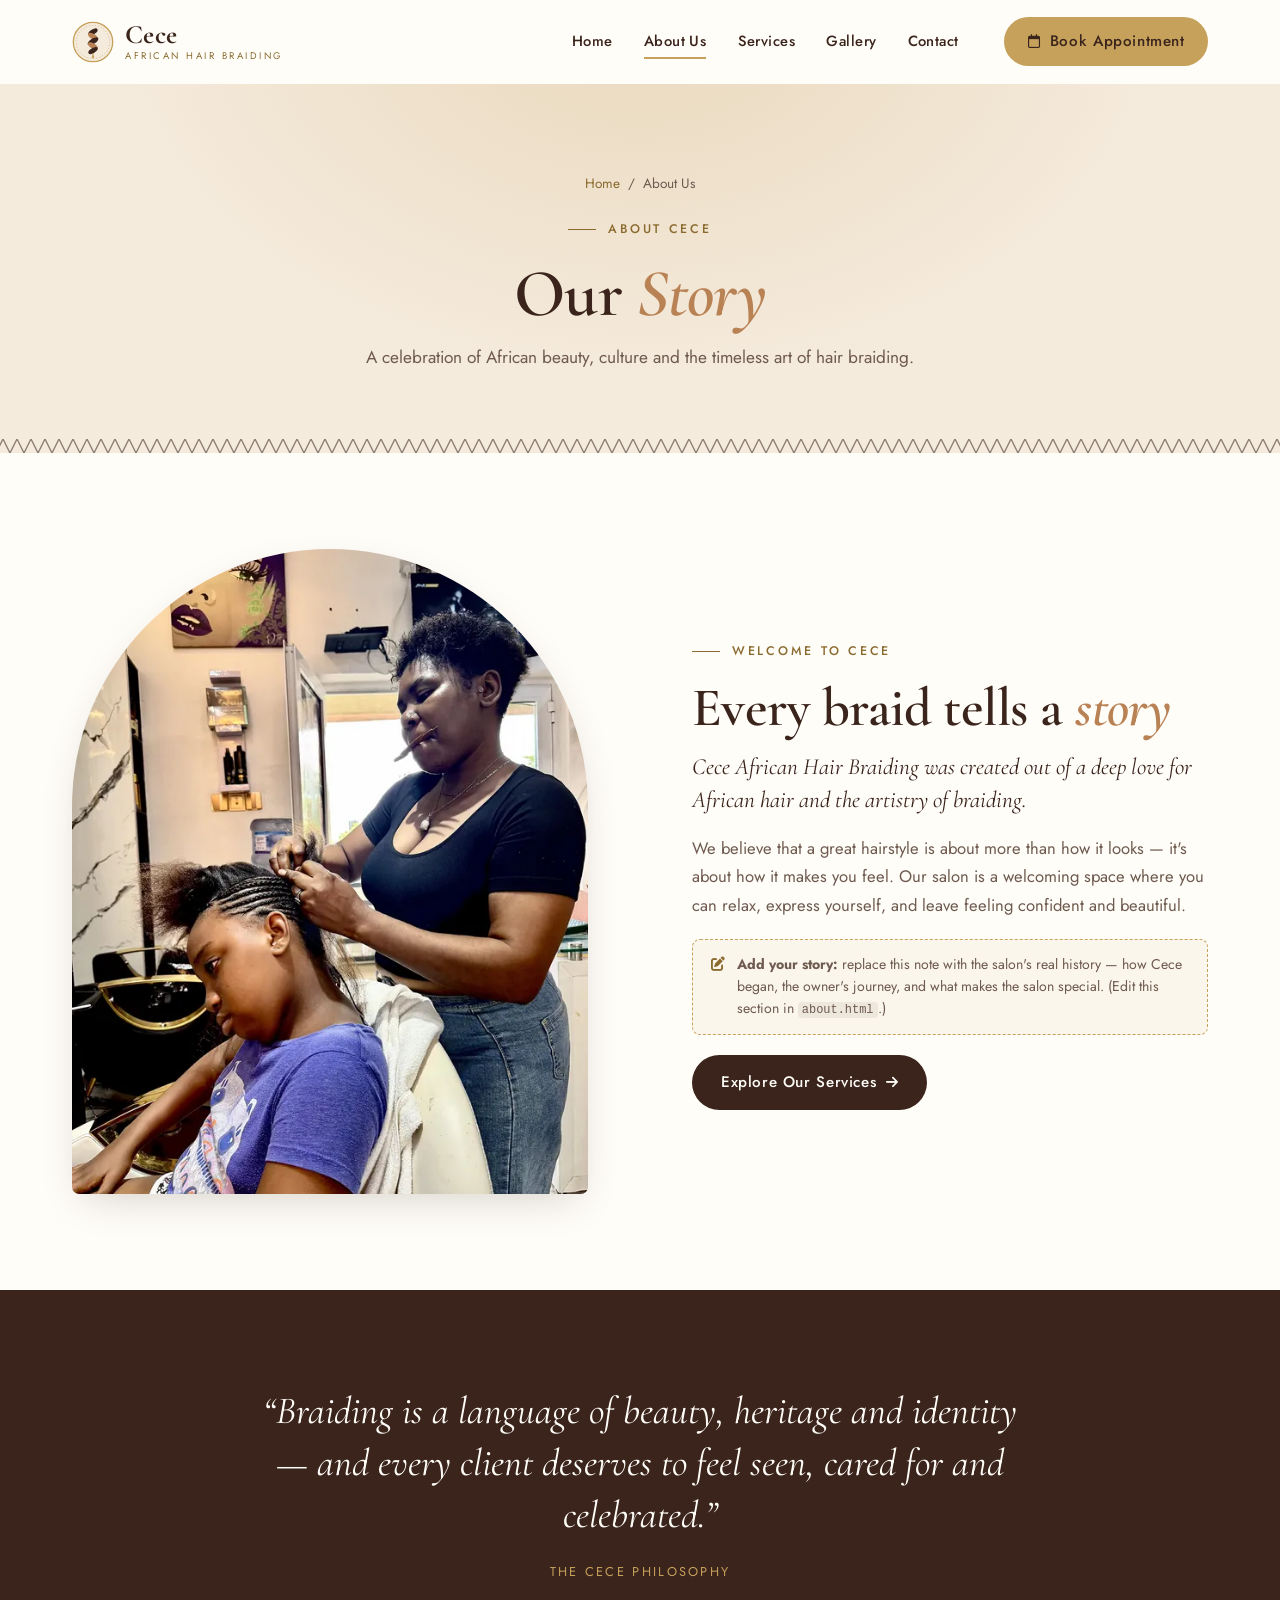
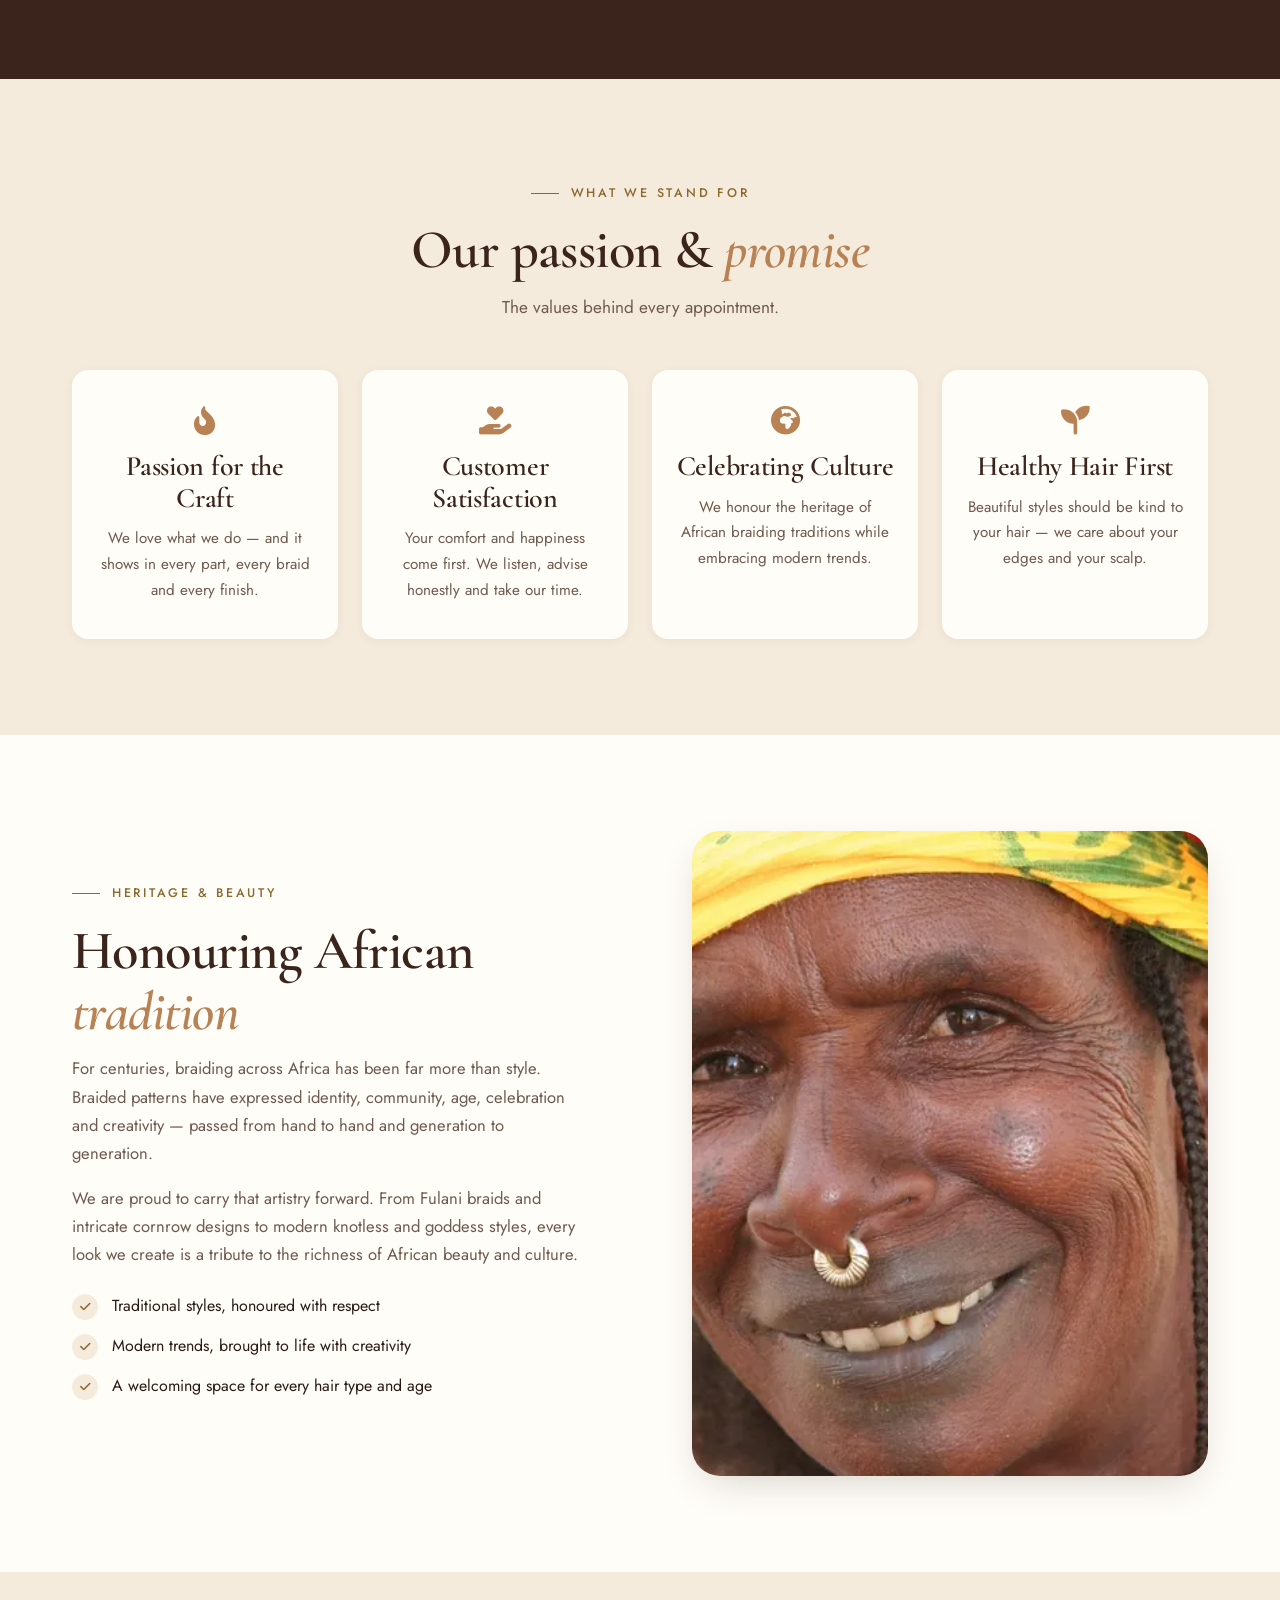
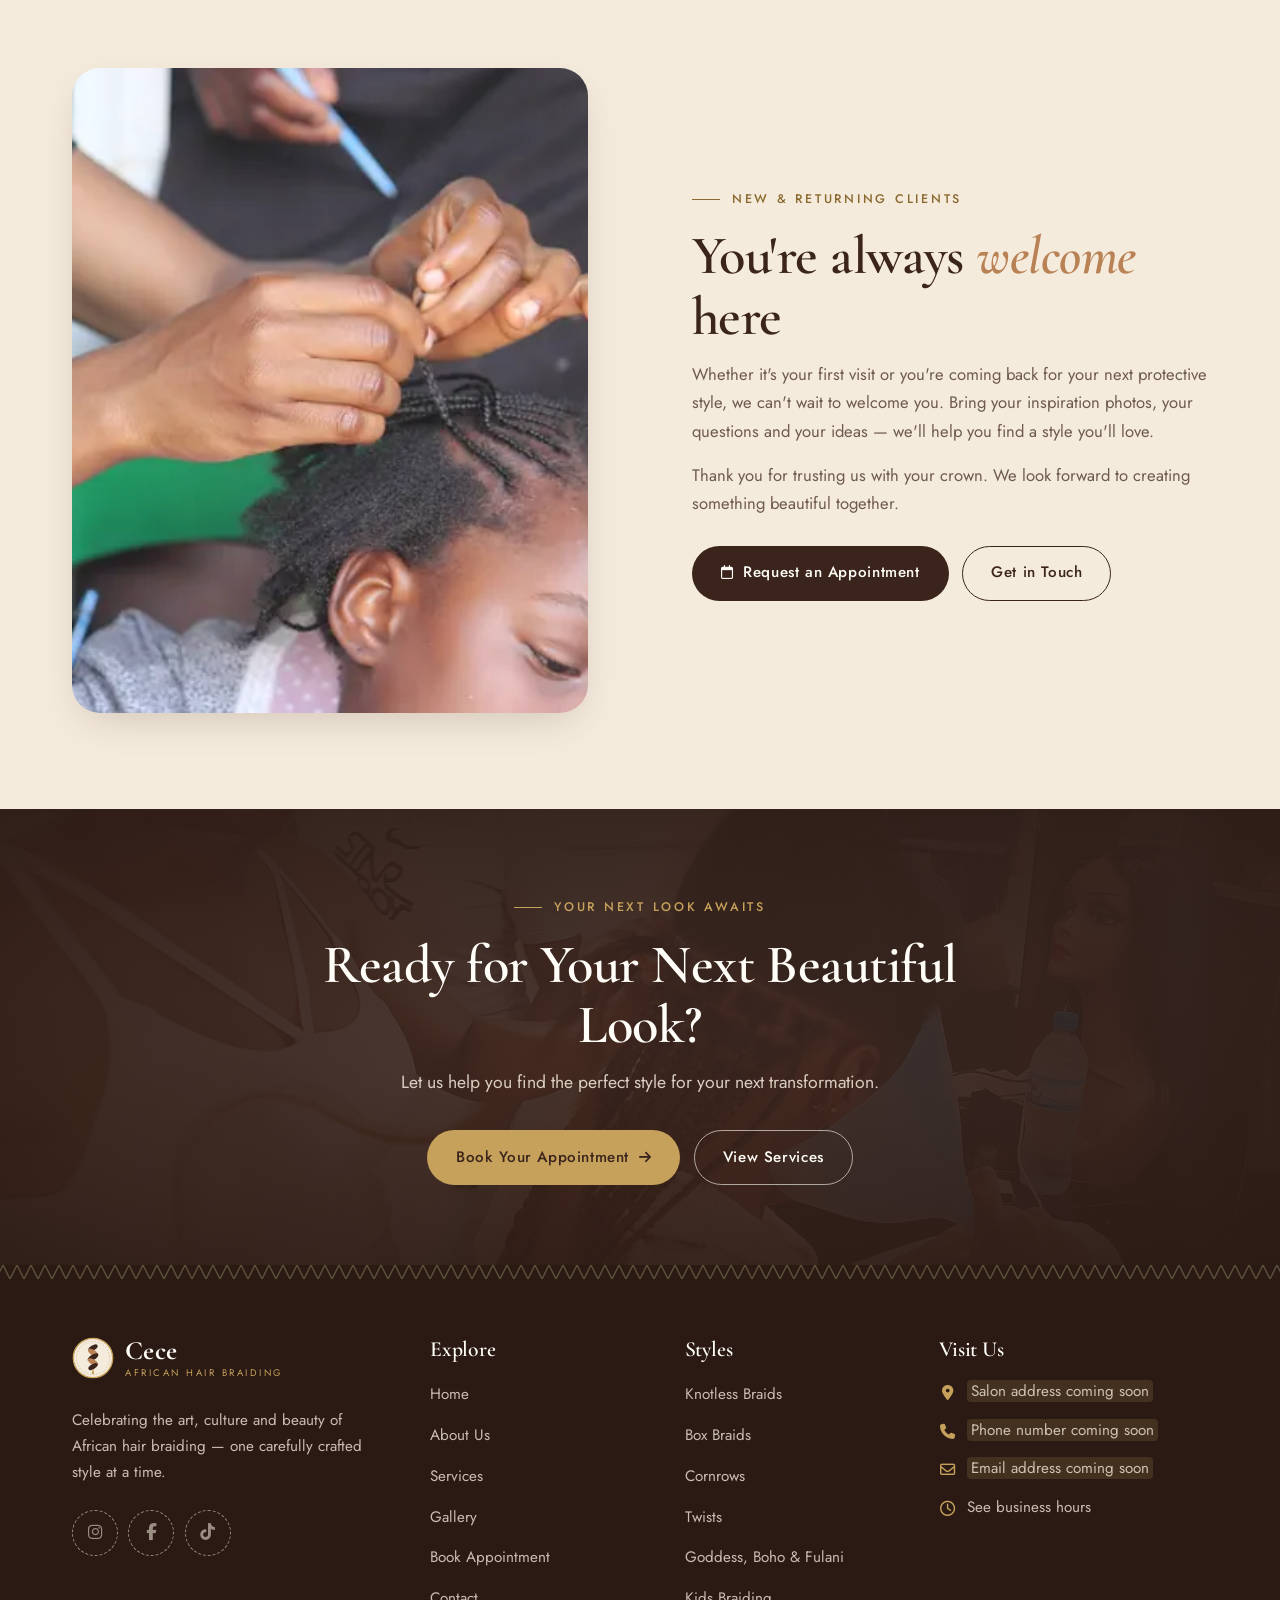
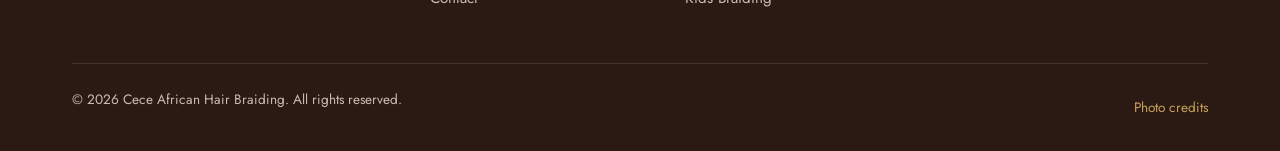
<file: about.html>
<!DOCTYPE html>
<html lang="en" class="no-js">
<head>
  <meta charset="UTF-8">
  <meta name="viewport" content="width=device-width, initial-scale=1">
  <title>About Us | Cece African Hair Braiding</title>
  <meta name="description" content="Learn about Cece African Hair Braiding — our passion for African hair braiding, appreciation for African beauty and culture, and commitment to every client.">
  <meta name="theme-color" content="#3B241C">
  <meta name="robots" content="index, follow">

  <!-- Open Graph / social sharing (update og:url & image to absolute URLs once live) -->
  <meta property="og:type" content="website">
  <meta property="og:site_name" content="Cece African Hair Braiding">
  <meta property="og:title" content="About Us | Cece African Hair Braiding">
  <meta property="og:description" content="Learn about Cece African Hair Braiding — our passion for African hair braiding, appreciation for African beauty and culture, and commitment to every client.">
  <meta property="og:image" content="assets/images/salon-braiding-session.webp">
  <meta property="og:image:alt" content="Braider styling a client&#x27;s hair">
  <meta name="twitter:card" content="summary_large_image">

  <link rel="icon" href="assets/icons/favicon.svg" type="image/svg+xml">
  <link rel="preconnect" href="https://fonts.googleapis.com">
  <link rel="preconnect" href="https://fonts.gstatic.com" crossorigin>
  <link rel="stylesheet" href="https://fonts.googleapis.com/css2?family=Cormorant+Garamond:ital,wght@0,500;0,600;0,700;1,500;1,600&amp;family=Jost:wght@300;400;500&amp;display=swap">
  <link rel="stylesheet" href="https://cdnjs.cloudflare.com/ajax/libs/font-awesome/6.5.2/css/all.min.css" referrerpolicy="no-referrer">
  <link rel="stylesheet" href="css/style.css">
  <link rel="stylesheet" href="css/responsive.css">
</head>
<body>
  <a class="skip-link" href="#main">Skip to main content</a>

  <header class="site-header">
    <div class="container nav">
      <a class="brand" href="index.html" aria-label="Cece African Hair Braiding — home">
        <img class="brand__mark" src="assets/icons/logo-mark.svg" alt="" width="42" height="42">
        <span class="brand__text">
          <span class="brand__name">Cece</span>
          <span class="brand__tag">African Hair Braiding</span>
        </span>
      </a>

      <button class="nav__toggle" type="button" aria-expanded="false" aria-controls="primary-menu" aria-label="Open menu">
        <span class="nav__toggle-bar" aria-hidden="true"></span>
      </button>

      <nav class="nav__menu" id="primary-menu" aria-label="Primary">
        <ul class="nav__list">
          <li><a class="nav__link" href="index.html">Home</a></li>
          <li><a class="nav__link" href="about.html">About Us</a></li>
          <li><a class="nav__link" href="services.html">Services</a></li>
          <li><a class="nav__link" href="gallery.html">Gallery</a></li>
          <li><a class="nav__link" href="contact.html">Contact</a></li>
        </ul>
        <div class="nav__cta">
          <a class="btn btn--gold nav__book" href="booking.html"><i class="fa-regular fa-calendar" aria-hidden="true"></i>Book Appointment</a>
        </div>
      </nav>
    </div>
  </header>

  <main id="main" tabindex="-1">

    <section class="page-hero">
      <div class="container">
        <nav class="breadcrumb" aria-label="Breadcrumb"><a href="index.html">Home</a><span aria-hidden="true">/</span><span aria-current="page">About Us</span></nav>
        <span class="eyebrow">About Cece</span>
        <h1>Our <em class="accent">Story</em></h1>
        <p>A celebration of African beauty, culture and the timeless art of hair braiding.</p>
      </div>
    </section>

    <section class="section" aria-labelledby="about-story">
      <div class="container split">
        <div class="split__media split__media--arch reveal">
          <img src="assets/images/salon-braiding-session-sm.webp" srcset="assets/images/salon-braiding-session-sm.webp 600w, assets/images/salon-braiding-session.webp 1200w" sizes="(min-width: 1024px) 560px, 100vw" alt="Braider creating cornrows for a client in a modern salon" width="1200" height="1600" loading="lazy" decoding="async">
        </div>
        <div class="split__content reveal" style="--delay:.1s">
          <span class="eyebrow">Welcome to Cece</span>
          <h2 id="about-story">Every braid tells a <em class="accent">story</em></h2>
          <p class="lead">Cece African Hair Braiding was created out of a deep love for African hair and the artistry of braiding.</p>
          <p>We believe that a great hairstyle is about more than how it looks — it's about how it makes you feel. Our salon is a welcoming space where you can relax, express yourself, and leave feeling confident and beautiful.</p>
          <div class="placeholder-note" data-setup-notice="always" hidden>
            <i class="fa-solid fa-pen-to-square" aria-hidden="true"></i>
            <span><strong>Add your story:</strong> replace this note with the salon's real history — how Cece began, the owner's journey, and what makes the salon special. (Edit this section in <code>about.html</code>.)</span>
          </div>
          <a class="btn btn--primary" href="services.html">Explore Our Services <i class="fa-solid fa-arrow-right" aria-hidden="true"></i></a>
        </div>
      </div>
    </section>

    <section class="section section--dark">
      <div class="container quote-block reveal">
        <p>&ldquo;Braiding is a language of beauty, heritage and identity — and every client deserves to feel seen, cared for and celebrated.&rdquo;</p>
        <cite>The Cece philosophy</cite>
      </div>
    </section>

    <section class="section section--beige" aria-labelledby="values-title">
      <div class="container">
        <div class="section-head reveal">
          <span class="eyebrow">What we stand for</span>
          <h2 id="values-title">Our passion &amp; <em class="accent">promise</em></h2>
          <p>The values behind every appointment.</p>
        </div>
        <div class="grid values">
          <article class="value-card reveal">
            <i class="fa-solid fa-fire-flame-curved" aria-hidden="true"></i>
            <h3>Passion for the Craft</h3>
            <p>We love what we do — and it shows in every part, every braid and every finish.</p>
          </article>
          <article class="value-card reveal" style="--delay:.08s">
            <i class="fa-solid fa-hand-holding-heart" aria-hidden="true"></i>
            <h3>Customer Satisfaction</h3>
            <p>Your comfort and happiness come first. We listen, advise honestly and take our time.</p>
          </article>
          <article class="value-card reveal" style="--delay:.16s">
            <i class="fa-solid fa-earth-africa" aria-hidden="true"></i>
            <h3>Celebrating Culture</h3>
            <p>We honour the heritage of African braiding traditions while embracing modern trends.</p>
          </article>
          <article class="value-card reveal" style="--delay:.24s">
            <i class="fa-solid fa-seedling" aria-hidden="true"></i>
            <h3>Healthy Hair First</h3>
            <p>Beautiful styles should be kind to your hair — we care about your edges and your scalp.</p>
          </article>
        </div>
      </div>
    </section>

    <section class="section" aria-labelledby="culture-title">
      <div class="container split split--reverse">
        <div class="split__media reveal">
          <img src="assets/images/culture-portrait-sm.webp" srcset="assets/images/culture-portrait-sm.webp 600w, assets/images/culture-portrait.webp 1200w" sizes="(min-width: 1024px) 560px, 100vw" alt="Smiling Fulani woman with traditional braids and a colourful head wrap" width="1200" height="955" loading="lazy" decoding="async">
        </div>
        <div class="split__content reveal" style="--delay:.1s">
          <span class="eyebrow">Heritage &amp; beauty</span>
          <h2 id="culture-title">Honouring African <em class="accent">tradition</em></h2>
          <p>For centuries, braiding across Africa has been far more than style. Braided patterns have expressed identity, community, age, celebration and creativity — passed from hand to hand and generation to generation.</p>
          <p>We are proud to carry that artistry forward. From Fulani braids and intricate cornrow designs to modern knotless and goddess styles, every look we create is a tribute to the richness of African beauty and culture.</p>
          <ul class="checklist">
            <li><i class="fa-solid fa-check" aria-hidden="true"></i><span>Traditional styles, honoured with respect</span></li>
            <li><i class="fa-solid fa-check" aria-hidden="true"></i><span>Modern trends, brought to life with creativity</span></li>
            <li><i class="fa-solid fa-check" aria-hidden="true"></i><span>A welcoming space for every hair type and age</span></li>
          </ul>
        </div>
      </div>
    </section>

    <section class="section section--beige" aria-labelledby="welcome-title">
      <div class="container split">
        <div class="split__media reveal">
          <img src="assets/images/kids-braiding-session-sm.webp" srcset="assets/images/kids-braiding-session-sm.webp 600w, assets/images/kids-braiding-session.webp 1200w" sizes="(min-width: 1024px) 560px, 100vw" alt="Braider gently styling a young girl&#x27;s hair" width="1200" height="800" loading="lazy" decoding="async">
        </div>
        <div class="split__content reveal" style="--delay:.1s">
          <span class="eyebrow">New &amp; returning clients</span>
          <h2 id="welcome-title">You're always <em class="accent">welcome</em> here</h2>
          <p>Whether it's your first visit or you're coming back for your next protective style, we can't wait to welcome you. Bring your inspiration photos, your questions and your ideas — we'll help you find a style you'll love.</p>
          <p>Thank you for trusting us with your crown. We look forward to creating something beautiful together.</p>
          <div class="hero__actions" style="margin-top:1.75rem">
            <a class="btn btn--primary" href="booking.html"><i class="fa-regular fa-calendar" aria-hidden="true"></i>Request an Appointment</a>
            <a class="btn btn--outline" href="contact.html">Get in Touch</a>
          </div>
        </div>
      </div>
    </section>

    <section class="cta-band" aria-labelledby="cta-title">
      <div class="cta-band__bg" aria-hidden="true"><img src="assets/images/salon-weaving-sm.webp" srcset="assets/images/salon-weaving-sm.webp 600w, assets/images/salon-weaving.webp 1200w" sizes="100vw" alt="" width="1200" height="527" loading="lazy" decoding="async"></div>
      <div class="container reveal">
        <span class="eyebrow">Your next look awaits</span>
        <h2 id="cta-title">Ready for Your Next Beautiful Look?</h2>
        <p>Let us help you find the perfect style for your next transformation.</p>
        <div class="cta-band__actions">
          <a class="btn btn--gold" href="booking.html">Book Your Appointment <i class="fa-solid fa-arrow-right" aria-hidden="true"></i></a>
          <a class="btn btn--outline-light" href="services.html">View Services</a>
        </div>
      </div>
    </section>
  </main>

  <footer class="site-footer">
    <div class="container">
      <div class="footer-grid">
        <div>
          <a class="brand" href="index.html" aria-label="Cece African Hair Braiding — home">
            <img class="brand__mark" src="assets/icons/logo-mark.svg" alt="" width="42" height="42" loading="lazy">
            <span class="brand__text">
              <span class="brand__name">Cece</span>
              <span class="brand__tag">African Hair Braiding</span>
            </span>
          </a>
          <p class="footer-about">Celebrating the art, culture and beauty of African hair braiding — one carefully crafted style at a time.</p>
          <div class="social-links" data-salon="social"></div>
        </div>

        <nav aria-label="Footer">
          <h2 class="footer-title">Explore</h2>
          <ul class="footer-links">
            <li><a href="index.html">Home</a></li>
            <li><a href="about.html">About Us</a></li>
            <li><a href="services.html">Services</a></li>
            <li><a href="gallery.html">Gallery</a></li>
            <li><a href="booking.html">Book Appointment</a></li>
            <li><a href="contact.html">Contact</a></li>
          </ul>
        </nav>

        <nav aria-label="Popular services">
          <h2 class="footer-title">Styles</h2>
          <ul class="footer-links">
            <li><a href="services.html#knotless">Knotless Braids</a></li>
            <li><a href="services.html#box-braids">Box Braids</a></li>
            <li><a href="services.html#cornrows">Cornrows</a></li>
            <li><a href="services.html#twists">Twists</a></li>
            <li><a href="services.html#additional">Goddess, Boho &amp; Fulani</a></li>
            <li><a href="services.html#additional">Kids Braiding</a></li>
          </ul>
        </nav>

        <div>
          <h2 class="footer-title">Visit Us</h2>
          <ul class="footer-contact">
            <li><i class="fa-solid fa-location-dot" aria-hidden="true"></i><span data-salon="address"></span></li>
            <li><i class="fa-solid fa-phone" aria-hidden="true"></i><span data-salon="phone"></span></li>
            <li><i class="fa-regular fa-envelope" aria-hidden="true"></i><span data-salon="email"></span></li>
            <li><i class="fa-regular fa-clock" aria-hidden="true"></i><a href="contact.html#hours">See business hours</a></li>
          </ul>
        </div>
      </div>

      <div class="footer-bottom">
        <p>&copy; <span data-year>2026</span> Cece African Hair Braiding. All rights reserved.</p>
        <p><a href="credits.html">Photo credits</a></p>
      </div>
    </div>
  </footer>

  <script src="js/config.js" defer></script>
  <script src="js/data.js" defer></script>
  <script src="js/main.js" defer></script>
</body>
</html>
</file>
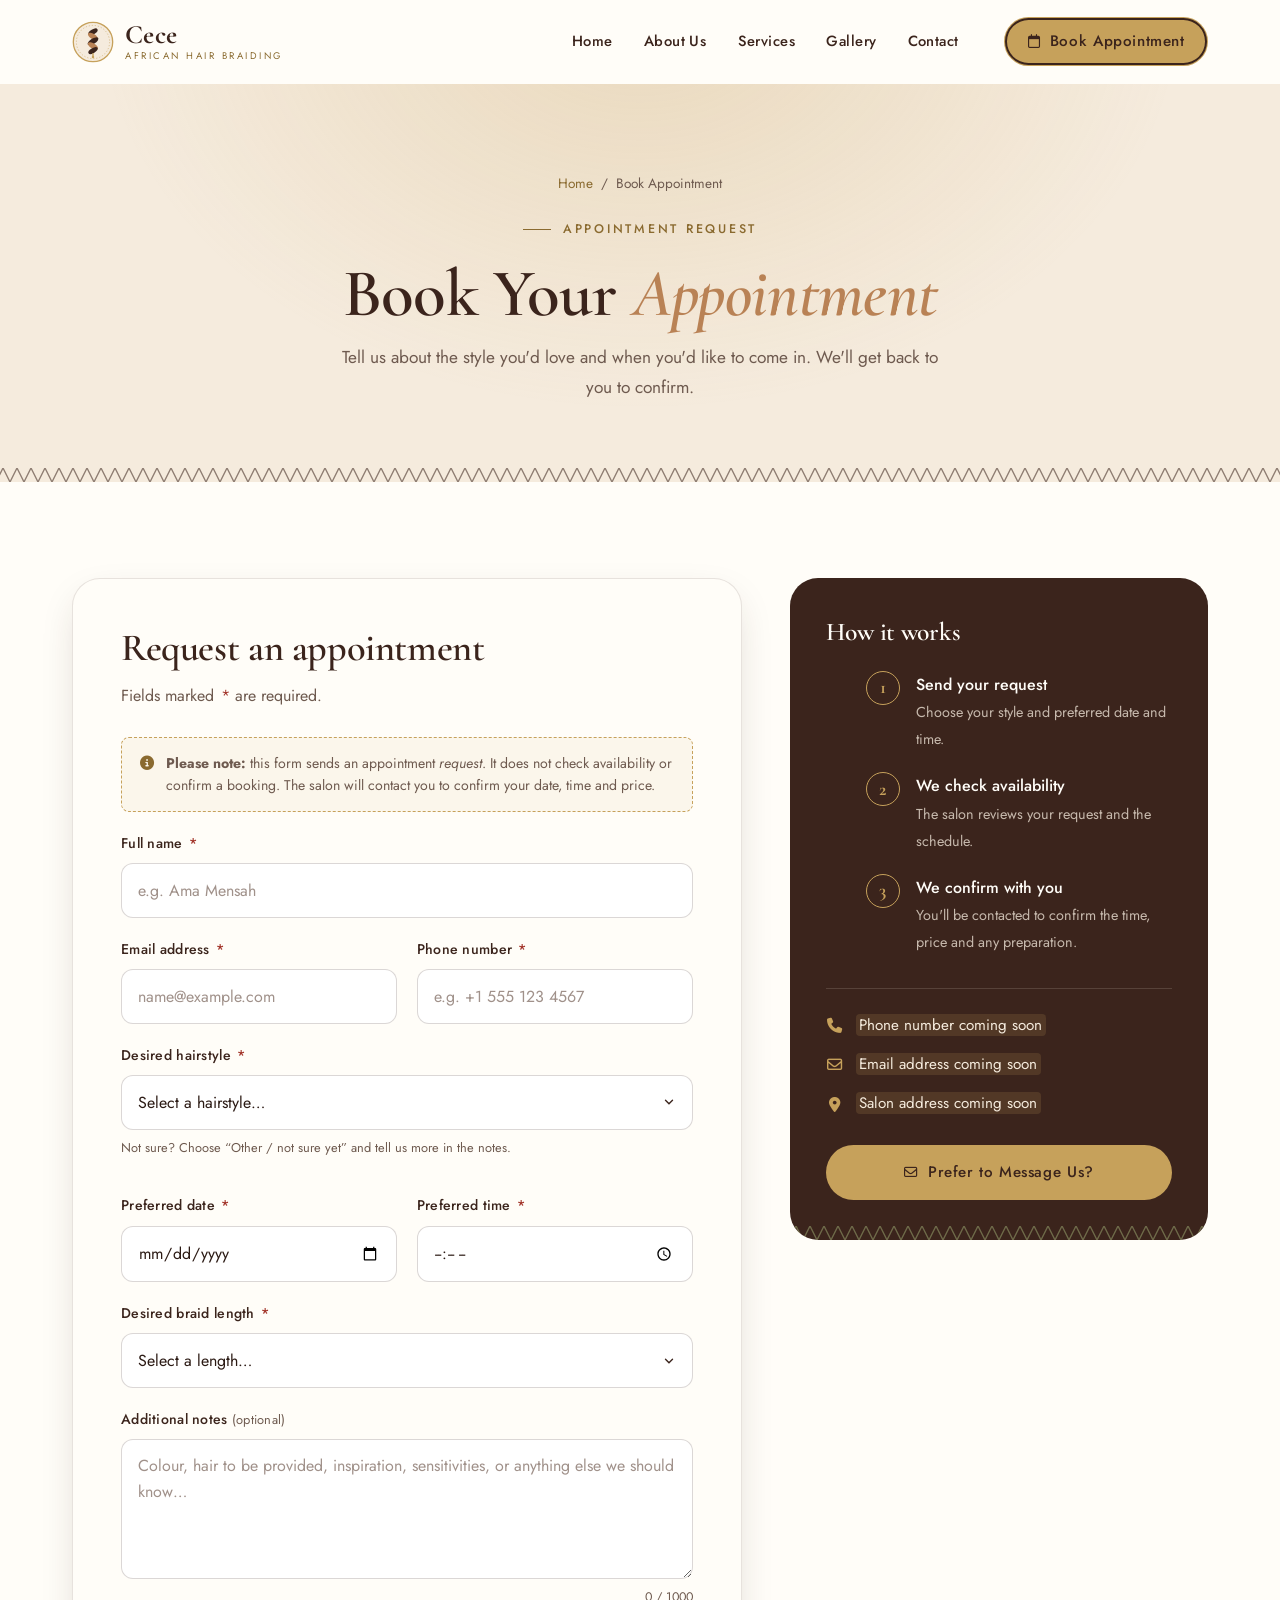
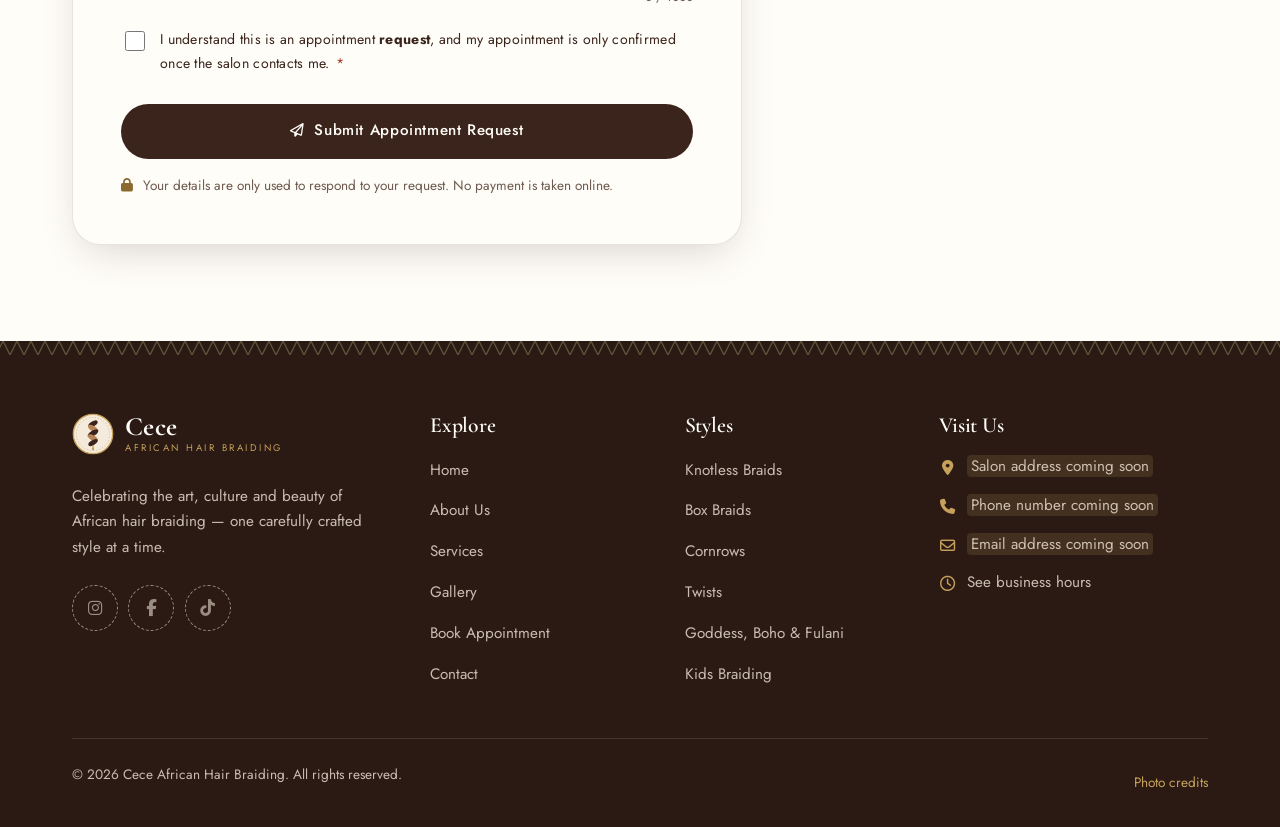
<file: booking.html>
<!DOCTYPE html>
<html lang="en" class="no-js">
<head>
  <meta charset="UTF-8">
  <meta name="viewport" content="width=device-width, initial-scale=1">
  <title>Book an Appointment | Cece African Hair Braiding</title>
  <meta name="description" content="Request an appointment at Cece African Hair Braiding. Choose your hairstyle, preferred date and time — we&#x27;ll contact you to confirm availability.">
  <meta name="theme-color" content="#3B241C">
  <meta name="robots" content="index, follow">

  <!-- Open Graph / social sharing (update og:url & image to absolute URLs once live) -->
  <meta property="og:type" content="website">
  <meta property="og:site_name" content="Cece African Hair Braiding">
  <meta property="og:title" content="Book an Appointment | Cece African Hair Braiding">
  <meta property="og:description" content="Request an appointment at Cece African Hair Braiding. Choose your hairstyle, preferred date and time — we&#x27;ll contact you to confirm availability.">
  <meta property="og:image" content="assets/images/hero-feed-in-braids.webp">
  <meta property="og:image:alt" content="Woman with feed-in braids">
  <meta name="twitter:card" content="summary_large_image">

  <link rel="icon" href="assets/icons/favicon.svg" type="image/svg+xml">
  <link rel="preconnect" href="https://fonts.googleapis.com">
  <link rel="preconnect" href="https://fonts.gstatic.com" crossorigin>
  <link rel="stylesheet" href="https://fonts.googleapis.com/css2?family=Cormorant+Garamond:ital,wght@0,500;0,600;0,700;1,500;1,600&amp;family=Jost:wght@300;400;500&amp;display=swap">
  <link rel="stylesheet" href="https://cdnjs.cloudflare.com/ajax/libs/font-awesome/6.5.2/css/all.min.css" referrerpolicy="no-referrer">
  <link rel="stylesheet" href="css/style.css">
  <link rel="stylesheet" href="css/responsive.css">
</head>
<body>
  <a class="skip-link" href="#main">Skip to main content</a>

  <header class="site-header">
    <div class="container nav">
      <a class="brand" href="index.html" aria-label="Cece African Hair Braiding — home">
        <img class="brand__mark" src="assets/icons/logo-mark.svg" alt="" width="42" height="42">
        <span class="brand__text">
          <span class="brand__name">Cece</span>
          <span class="brand__tag">African Hair Braiding</span>
        </span>
      </a>

      <button class="nav__toggle" type="button" aria-expanded="false" aria-controls="primary-menu" aria-label="Open menu">
        <span class="nav__toggle-bar" aria-hidden="true"></span>
      </button>

      <nav class="nav__menu" id="primary-menu" aria-label="Primary">
        <ul class="nav__list">
          <li><a class="nav__link" href="index.html">Home</a></li>
          <li><a class="nav__link" href="about.html">About Us</a></li>
          <li><a class="nav__link" href="services.html">Services</a></li>
          <li><a class="nav__link" href="gallery.html">Gallery</a></li>
          <li><a class="nav__link" href="contact.html">Contact</a></li>
        </ul>
        <div class="nav__cta">
          <a class="btn btn--gold nav__book" href="booking.html"><i class="fa-regular fa-calendar" aria-hidden="true"></i>Book Appointment</a>
        </div>
      </nav>
    </div>
  </header>

  <main id="main" tabindex="-1">

    <section class="page-hero">
      <div class="container">
        <nav class="breadcrumb" aria-label="Breadcrumb"><a href="index.html">Home</a><span aria-hidden="true">/</span><span aria-current="page">Book Appointment</span></nav>
        <span class="eyebrow">Appointment request</span>
        <h1>Book Your <em class="accent">Appointment</em></h1>
        <p>Tell us about the style you'd love and when you'd like to come in. We'll get back to you to confirm.</p>
      </div>
    </section>

    <section class="section" aria-label="Appointment request form">
      <div class="container booking-layout">
        <div class="form-card reveal">
          <div id="booking-form-wrap">
            <h2>Request an appointment</h2>
            <p class="form-intro">Fields marked <span class="req" aria-hidden="true">*</span><span class="visually-hidden">with an asterisk</span> are required.</p>

            <div class="placeholder-note" style="margin-top:0">
              <i class="fa-solid fa-circle-info" aria-hidden="true"></i>
              <span><strong>Please note:</strong> this form sends an appointment <em>request</em>. It does not check availability or confirm a booking. The salon will contact you to confirm your date, time and price.</span>
            </div>

            <div class="form-alert" id="booking-alert" role="alert" aria-live="assertive"></div>

            <form id="booking-form" novalidate>
              <div class="form-grid form-grid--2">
                <div class="form-group form-group--full">
                  <label for="b-name">Full name <span class="req" aria-hidden="true">*</span></label>
                  <input class="form-control" type="text" id="b-name" name="fullName" autocomplete="name" required placeholder="e.g. Ama Mensah">
                  <p class="field-error"></p>
                </div>
                <div class="form-group">
                  <label for="b-email">Email address <span class="req" aria-hidden="true">*</span></label>
                  <input class="form-control" type="email" id="b-email" name="email" autocomplete="email" inputmode="email" required placeholder="name@example.com">
                  <p class="field-error"></p>
                </div>
                <div class="form-group">
                  <label for="b-phone">Phone number <span class="req" aria-hidden="true">*</span></label>
                  <input class="form-control" type="tel" id="b-phone" name="phone" autocomplete="tel" inputmode="tel" required placeholder="e.g. +1 555 123 4567">
                  <p class="field-error"></p>
                </div>
                <div class="form-group form-group--full">
                  <label for="b-style">Desired hairstyle <span class="req" aria-hidden="true">*</span></label>
                  <select class="form-control" id="b-style" name="hairstyle" required aria-describedby="style-hint">
                    <option value="">Select a hairstyle…</option>
                  </select>
                  <p class="field-hint" id="style-hint">Not sure? Choose “Other / not sure yet” and tell us more in the notes.</p>
                  <p class="field-error"></p>
                </div>
                <div class="form-group">
                  <label for="b-date">Preferred date <span class="req" aria-hidden="true">*</span></label>
                  <input class="form-control" type="date" id="b-date" name="date" required>
                  <p class="field-error"></p>
                </div>
                <div class="form-group">
                  <label for="b-time">Preferred time <span class="req" aria-hidden="true">*</span></label>
                  <input class="form-control" type="time" id="b-time" name="time" required step="900">
                  <p class="field-error"></p>
                </div>
                <div class="form-group form-group--full">
                  <label for="b-length">Desired braid length <span class="req" aria-hidden="true">*</span></label>
                  <select class="form-control" id="b-length" name="hairLength" required>
                    <option value="">Select a length…</option>
                    <option value="short">Short (chin to shoulder)</option>
                    <option value="medium">Medium (shoulder to bra-strap)</option>
                    <option value="long">Long (mid-back)</option>
                    <option value="extra-long">Extra long (waist length or longer)</option>
                    <option value="unsure">Not sure — I'd like advice</option>
                  </select>
                  <p class="field-error"></p>
                </div>
                <div class="form-group form-group--full">
                  <label for="b-notes">Additional notes <span class="optional">(optional)</span></label>
                  <textarea class="form-control" id="b-notes" name="notes" maxlength="1000" data-counter="b-notes-count" placeholder="Colour, hair to be provided, inspiration, sensitivities, or anything else we should know…"></textarea>
                  <span class="char-count" id="b-notes-count" aria-live="off"></span>
                </div>
                <div class="form-group form-group--full">
                  <label style="display:flex;gap:.75rem;align-items:flex-start;font-weight:400;cursor:pointer">
                    <input type="checkbox" name="acknowledge" required style="width:20px;height:20px;margin-top:3px;accent-color:#3B241C;flex-shrink:0">
                    <span>I understand this is an appointment <strong>request</strong>, and my appointment is only confirmed once the salon contacts me. <span class="req" aria-hidden="true">*</span></span>
                  </label>
                  <p class="field-error"></p>
                </div>
              </div>
              <button type="submit" class="btn btn--primary btn--block" style="margin-top:1.75rem">
                <i class="fa-regular fa-paper-plane" aria-hidden="true"></i><span class="btn-label">Submit Appointment Request</span>
              </button>
              <p class="form-footnote"><i class="fa-solid fa-lock" aria-hidden="true"></i><span>Your details are only used to respond to your request. No payment is taken online.</span></p>
            </form>
          </div>
          <div class="confirmation" id="booking-confirmation" aria-live="polite"></div>
        </div>

        <aside class="info-panel reveal" style="--delay:.1s" aria-labelledby="how-title">
          <h3 id="how-title">How it works</h3>
          <ol class="steps">
            <li><div><strong>Send your request</strong><span>Choose your style and preferred date and time.</span></div></li>
            <li><div><strong>We check availability</strong><span>The salon reviews your request and the schedule.</span></div></li>
            <li><div><strong>We confirm with you</strong><span>You'll be contacted to confirm the time, price and any preparation.</span></div></li>
          </ol>
          <div class="info-panel__contact">
            <div><i class="fa-solid fa-phone" aria-hidden="true"></i><span data-salon="phone"></span></div>
            <div><i class="fa-regular fa-envelope" aria-hidden="true"></i><span data-salon="email"></span></div>
            <div><i class="fa-solid fa-location-dot" aria-hidden="true"></i><span data-salon="address"></span></div>
          </div>
          <a class="btn btn--gold btn--block" style="margin-top:1.75rem" href="contact.html" data-call-btn data-fallback-href="contact.html#contact-form" data-fallback-label="Prefer to Message Us?">
            <i class="fa-solid fa-phone" aria-hidden="true"></i><span class="btn-label">Call the Salon</span>
          </a>
        </aside>
      </div>
    </section>
  </main>

  <footer class="site-footer">
    <div class="container">
      <div class="footer-grid">
        <div>
          <a class="brand" href="index.html" aria-label="Cece African Hair Braiding — home">
            <img class="brand__mark" src="assets/icons/logo-mark.svg" alt="" width="42" height="42" loading="lazy">
            <span class="brand__text">
              <span class="brand__name">Cece</span>
              <span class="brand__tag">African Hair Braiding</span>
            </span>
          </a>
          <p class="footer-about">Celebrating the art, culture and beauty of African hair braiding — one carefully crafted style at a time.</p>
          <div class="social-links" data-salon="social"></div>
        </div>

        <nav aria-label="Footer">
          <h2 class="footer-title">Explore</h2>
          <ul class="footer-links">
            <li><a href="index.html">Home</a></li>
            <li><a href="about.html">About Us</a></li>
            <li><a href="services.html">Services</a></li>
            <li><a href="gallery.html">Gallery</a></li>
            <li><a href="booking.html">Book Appointment</a></li>
            <li><a href="contact.html">Contact</a></li>
          </ul>
        </nav>

        <nav aria-label="Popular services">
          <h2 class="footer-title">Styles</h2>
          <ul class="footer-links">
            <li><a href="services.html#knotless">Knotless Braids</a></li>
            <li><a href="services.html#box-braids">Box Braids</a></li>
            <li><a href="services.html#cornrows">Cornrows</a></li>
            <li><a href="services.html#twists">Twists</a></li>
            <li><a href="services.html#additional">Goddess, Boho &amp; Fulani</a></li>
            <li><a href="services.html#additional">Kids Braiding</a></li>
          </ul>
        </nav>

        <div>
          <h2 class="footer-title">Visit Us</h2>
          <ul class="footer-contact">
            <li><i class="fa-solid fa-location-dot" aria-hidden="true"></i><span data-salon="address"></span></li>
            <li><i class="fa-solid fa-phone" aria-hidden="true"></i><span data-salon="phone"></span></li>
            <li><i class="fa-regular fa-envelope" aria-hidden="true"></i><span data-salon="email"></span></li>
            <li><i class="fa-regular fa-clock" aria-hidden="true"></i><a href="contact.html#hours">See business hours</a></li>
          </ul>
        </div>
      </div>

      <div class="footer-bottom">
        <p>&copy; <span data-year>2026</span> Cece African Hair Braiding. All rights reserved.</p>
        <p><a href="credits.html">Photo credits</a></p>
      </div>
    </div>
  </footer>

  <script src="js/config.js" defer></script>
  <script src="js/data.js" defer></script>
  <script src="js/main.js" defer></script>
  <script src="js/forms.js" defer></script>
  <script src="js/booking.js" defer></script>
</body>
</html>
</file>
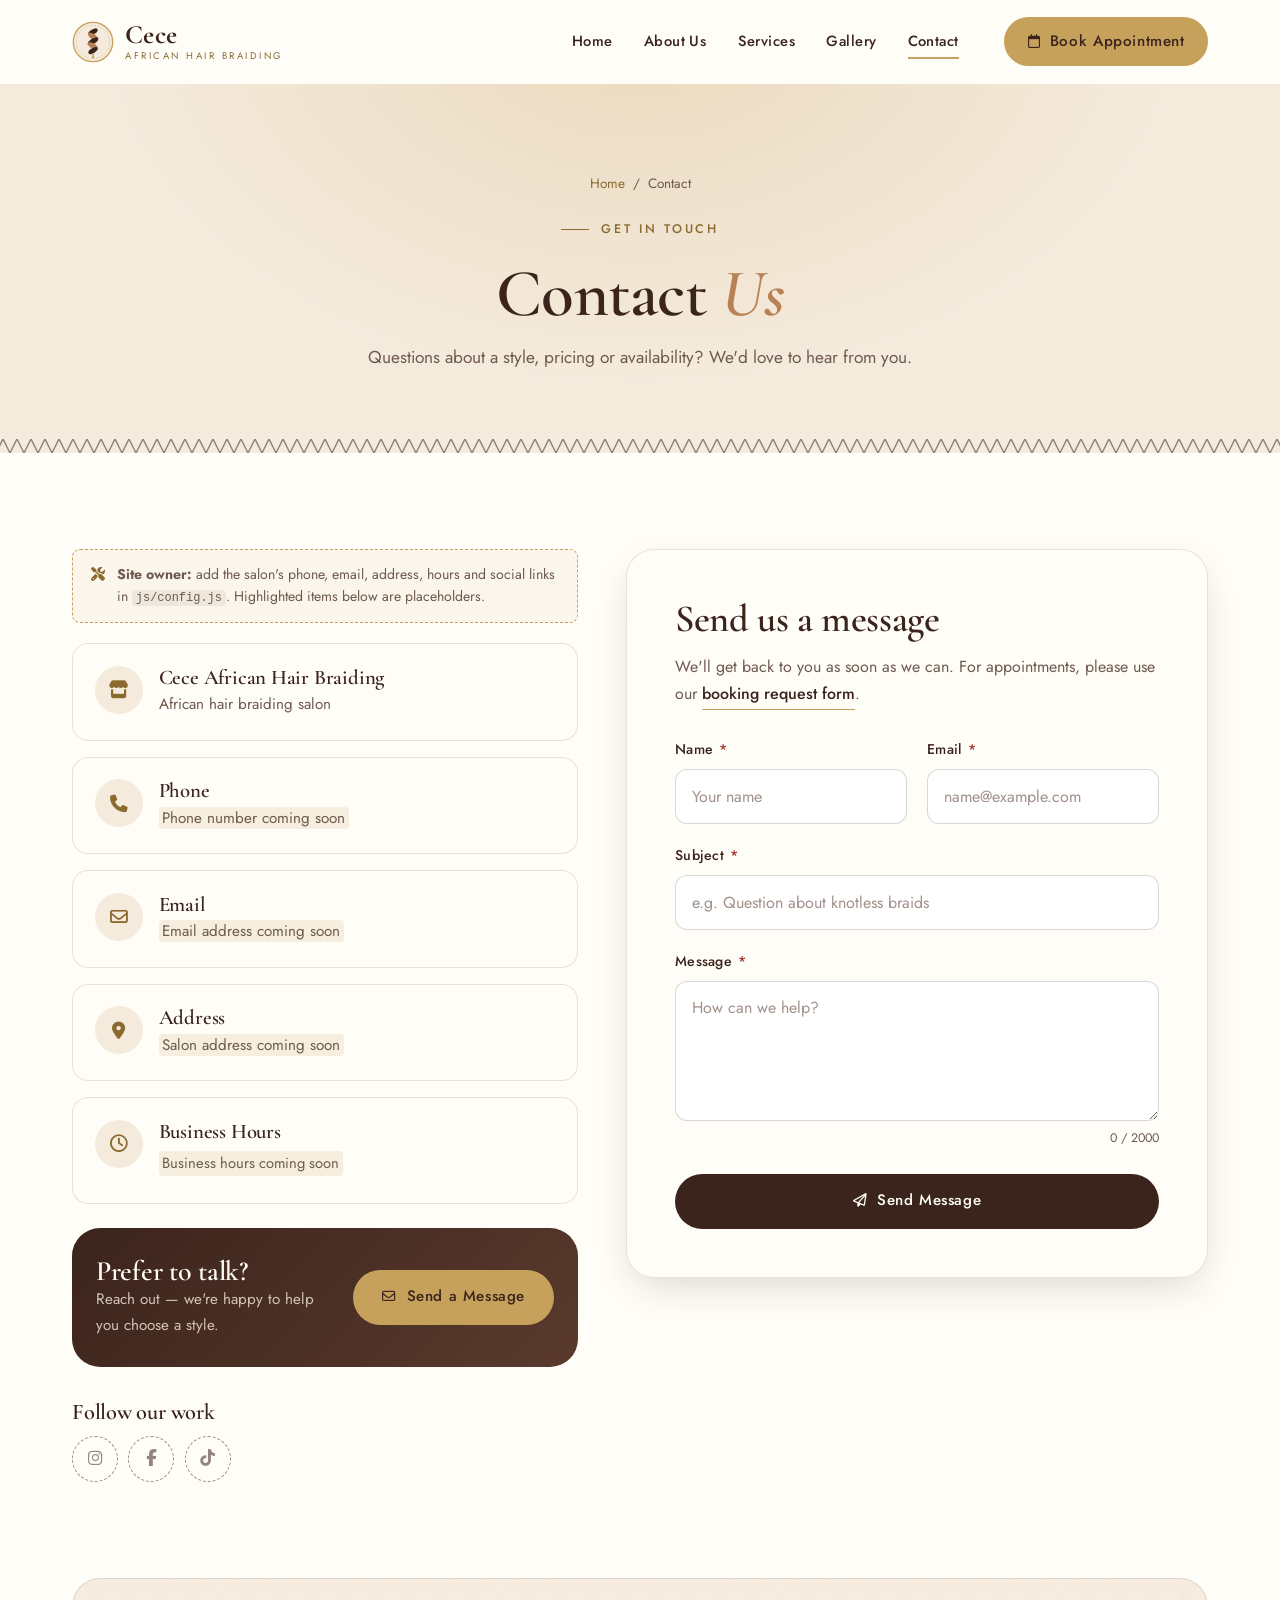
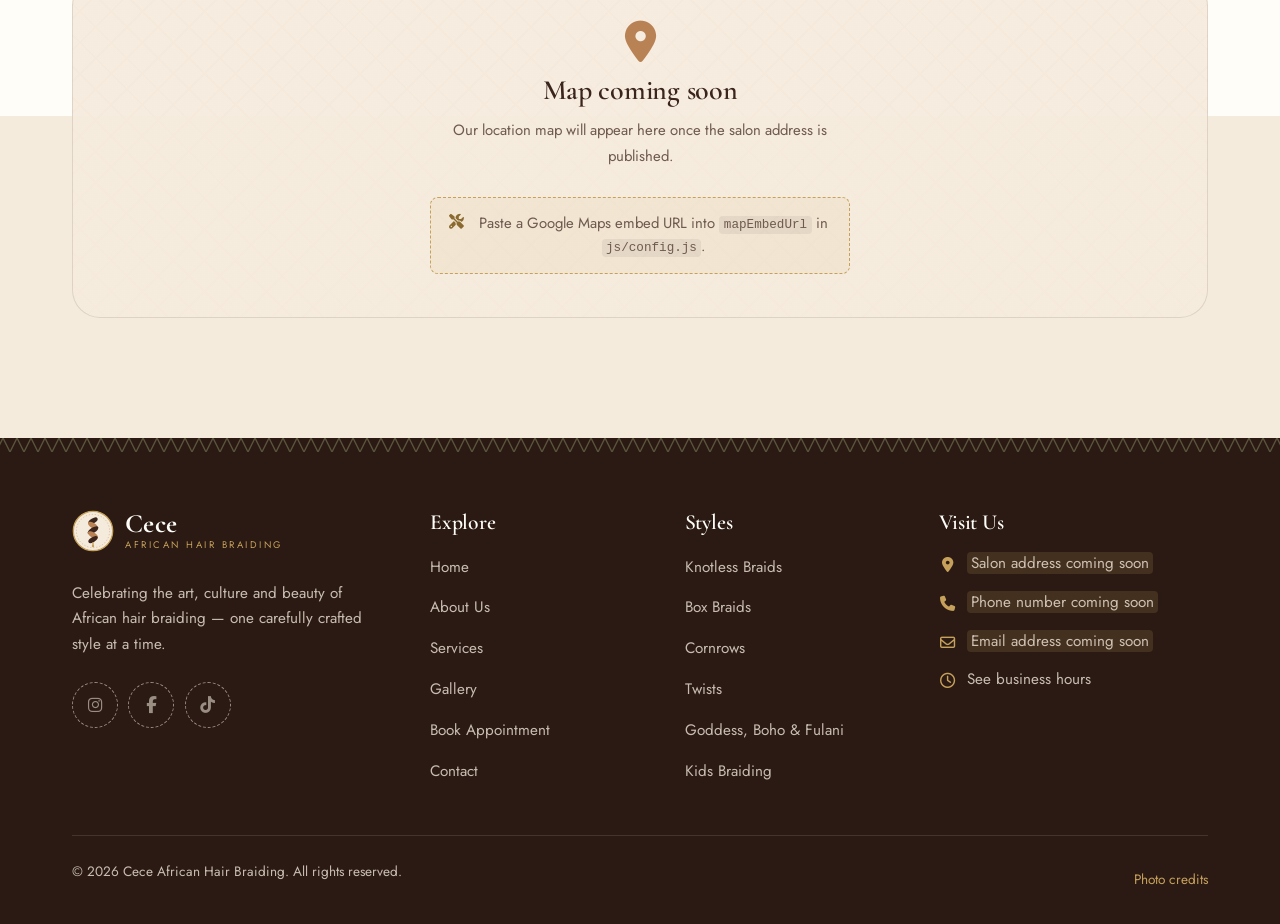
<file: contact.html>
<!DOCTYPE html>
<html lang="en" class="no-js">
<head>
  <meta charset="UTF-8">
  <meta name="viewport" content="width=device-width, initial-scale=1">
  <title>Contact Us | Cece African Hair Braiding</title>
  <meta name="description" content="Contact Cece African Hair Braiding — phone, email, address, business hours and social media. Send us a message or call the salon directly.">
  <meta name="theme-color" content="#3B241C">
  <meta name="robots" content="index, follow">

  <!-- Open Graph / social sharing (update og:url & image to absolute URLs once live) -->
  <meta property="og:type" content="website">
  <meta property="og:site_name" content="Cece African Hair Braiding">
  <meta property="og:title" content="Contact Us | Cece African Hair Braiding">
  <meta property="og:description" content="Contact Cece African Hair Braiding — phone, email, address, business hours and social media. Send us a message or call the salon directly.">
  <meta property="og:image" content="assets/images/salon-braiding-session.webp">
  <meta property="og:image:alt" content="Braider styling a client&#x27;s hair">
  <meta name="twitter:card" content="summary_large_image">

  <link rel="icon" href="assets/icons/favicon.svg" type="image/svg+xml">
  <link rel="preconnect" href="https://fonts.googleapis.com">
  <link rel="preconnect" href="https://fonts.gstatic.com" crossorigin>
  <link rel="stylesheet" href="https://fonts.googleapis.com/css2?family=Cormorant+Garamond:ital,wght@0,500;0,600;0,700;1,500;1,600&amp;family=Jost:wght@300;400;500&amp;display=swap">
  <link rel="stylesheet" href="https://cdnjs.cloudflare.com/ajax/libs/font-awesome/6.5.2/css/all.min.css" referrerpolicy="no-referrer">
  <link rel="stylesheet" href="css/style.css">
  <link rel="stylesheet" href="css/responsive.css">
</head>
<body>
  <a class="skip-link" href="#main">Skip to main content</a>

  <header class="site-header">
    <div class="container nav">
      <a class="brand" href="index.html" aria-label="Cece African Hair Braiding — home">
        <img class="brand__mark" src="assets/icons/logo-mark.svg" alt="" width="42" height="42">
        <span class="brand__text">
          <span class="brand__name">Cece</span>
          <span class="brand__tag">African Hair Braiding</span>
        </span>
      </a>

      <button class="nav__toggle" type="button" aria-expanded="false" aria-controls="primary-menu" aria-label="Open menu">
        <span class="nav__toggle-bar" aria-hidden="true"></span>
      </button>

      <nav class="nav__menu" id="primary-menu" aria-label="Primary">
        <ul class="nav__list">
          <li><a class="nav__link" href="index.html">Home</a></li>
          <li><a class="nav__link" href="about.html">About Us</a></li>
          <li><a class="nav__link" href="services.html">Services</a></li>
          <li><a class="nav__link" href="gallery.html">Gallery</a></li>
          <li><a class="nav__link" href="contact.html">Contact</a></li>
        </ul>
        <div class="nav__cta">
          <a class="btn btn--gold nav__book" href="booking.html"><i class="fa-regular fa-calendar" aria-hidden="true"></i>Book Appointment</a>
        </div>
      </nav>
    </div>
  </header>

  <main id="main" tabindex="-1">

    <section class="page-hero">
      <div class="container">
        <nav class="breadcrumb" aria-label="Breadcrumb"><a href="index.html">Home</a><span aria-hidden="true">/</span><span aria-current="page">Contact</span></nav>
        <span class="eyebrow">Get in touch</span>
        <h1>Contact <em class="accent">Us</em></h1>
        <p>Questions about a style, pricing or availability? We'd love to hear from you.</p>
      </div>
    </section>

    <section class="section" aria-label="Contact details and form">
      <div class="container contact-layout">
        <div>
          <div class="placeholder-note" data-setup-notice="contact" hidden style="margin-top:0">
            <i class="fa-solid fa-screwdriver-wrench" aria-hidden="true"></i>
            <span><strong>Site owner:</strong> add the salon's phone, email, address, hours and social links in <code>js/config.js</code>. Highlighted items below are placeholders.</span>
          </div>
          <div class="contact-cards">
            <div class="contact-card reveal">
              <span class="contact-card__icon"><i class="fa-solid fa-store" aria-hidden="true"></i></span>
              <div><h2 class="h3" style="font-size:1.3rem;margin-bottom:.2rem" data-salon="name">Cece African Hair Braiding</h2><p>African hair braiding salon</p></div>
            </div>
            <div class="contact-card reveal">
              <span class="contact-card__icon"><i class="fa-solid fa-phone" aria-hidden="true"></i></span>
              <div><h3>Phone</h3><p data-salon="phone"></p></div>
            </div>
            <div class="contact-card reveal">
              <span class="contact-card__icon"><i class="fa-regular fa-envelope" aria-hidden="true"></i></span>
              <div><h3>Email</h3><p data-salon="email"></p></div>
            </div>
            <div class="contact-card reveal">
              <span class="contact-card__icon"><i class="fa-solid fa-location-dot" aria-hidden="true"></i></span>
              <div><h3>Address</h3><p data-salon="address"></p></div>
            </div>
            <div class="contact-card reveal" id="hours">
              <span class="contact-card__icon"><i class="fa-regular fa-clock" aria-hidden="true"></i></span>
              <div style="flex:1"><h3>Business Hours</h3><ul class="hours-list" data-salon="hours"></ul></div>
            </div>
          </div>

          <div class="call-banner reveal" style="margin-top:1.5rem">
            <div>
              <h3>Prefer to talk?</h3>
              <p>Reach out — we're happy to help you choose a style.</p>
            </div>
            <a class="btn btn--gold" href="#contact-form" data-call-btn data-fallback-href="#contact-form" data-fallback-label="Send a Message">
              <i class="fa-solid fa-phone" aria-hidden="true"></i><span class="btn-label">Call the Salon</span>
            </a>
          </div>

          <div class="reveal" style="margin-top:2rem">
            <h3 style="font-size:1.4rem">Follow our work</h3>
            <div class="social-links" data-salon="social" style="color:var(--brown)"></div>
          </div>
        </div>

        <div class="form-card reveal" style="--delay:.1s" id="contact-form-card">
          <h2>Send us a message</h2>
          <p class="form-intro">We'll get back to you as soon as we can. For appointments, please use our <a class="link-arrow" href="booking.html">booking request form</a>.</p>
          <div class="form-alert" id="contact-alert" role="alert" aria-live="assertive"></div>
          <form id="contact-form" novalidate>
            <div class="form-grid form-grid--2">
              <div class="form-group">
                <label for="c-name">Name <span class="req" aria-hidden="true">*</span></label>
                <input class="form-control" type="text" id="c-name" name="name" autocomplete="name" required placeholder="Your name">
                <p class="field-error"></p>
              </div>
              <div class="form-group">
                <label for="c-email">Email <span class="req" aria-hidden="true">*</span></label>
                <input class="form-control" type="email" id="c-email" name="email" autocomplete="email" inputmode="email" required placeholder="name@example.com">
                <p class="field-error"></p>
              </div>
              <div class="form-group form-group--full">
                <label for="c-subject">Subject <span class="req" aria-hidden="true">*</span></label>
                <input class="form-control" type="text" id="c-subject" name="subject" required placeholder="e.g. Question about knotless braids">
                <p class="field-error"></p>
              </div>
              <div class="form-group form-group--full">
                <label for="c-message">Message <span class="req" aria-hidden="true">*</span></label>
                <textarea class="form-control" id="c-message" name="message" required maxlength="2000" data-counter="c-message-count" placeholder="How can we help?"></textarea>
                <span class="char-count" id="c-message-count" aria-live="off"></span>
                <p class="field-error"></p>
              </div>
            </div>
            <button type="submit" class="btn btn--primary btn--block" style="margin-top:1.5rem">
              <i class="fa-regular fa-paper-plane" aria-hidden="true"></i><span class="btn-label">Send Message</span>
            </button>
          </form>
        </div>
      </div>
    </section>

    <section class="section section--beige" aria-labelledby="map-title" style="padding-top:0;background:linear-gradient(var(--cream) 0 30%, var(--beige) 30%)">
      <div class="container">
        <h2 id="map-title" class="visually-hidden">Find us on the map</h2>
        <div class="map-wrap reveal" data-map>
          <div class="map-placeholder">
            <i class="fa-solid fa-location-dot" aria-hidden="true"></i>
            <h3>Map coming soon</h3>
            <p>Our location map will appear here once the salon address is published.</p>
            <p class="placeholder-note" data-setup-notice="map" hidden style="margin:0"><i class="fa-solid fa-screwdriver-wrench" aria-hidden="true"></i><span>Paste a Google Maps embed URL into <code>mapEmbedUrl</code> in <code>js/config.js</code>.</span></p>
          </div>
        </div>
        <div style="text-align:center;margin-top:1.5rem">
          <a class="btn btn--outline" href="#" data-directions target="_blank" rel="noopener" hidden><i class="fa-solid fa-diamond-turn-right" aria-hidden="true"></i>Get Directions</a>
        </div>
      </div>
    </section>
  </main>

  <footer class="site-footer">
    <div class="container">
      <div class="footer-grid">
        <div>
          <a class="brand" href="index.html" aria-label="Cece African Hair Braiding — home">
            <img class="brand__mark" src="assets/icons/logo-mark.svg" alt="" width="42" height="42" loading="lazy">
            <span class="brand__text">
              <span class="brand__name">Cece</span>
              <span class="brand__tag">African Hair Braiding</span>
            </span>
          </a>
          <p class="footer-about">Celebrating the art, culture and beauty of African hair braiding — one carefully crafted style at a time.</p>
          <div class="social-links" data-salon="social"></div>
        </div>

        <nav aria-label="Footer">
          <h2 class="footer-title">Explore</h2>
          <ul class="footer-links">
            <li><a href="index.html">Home</a></li>
            <li><a href="about.html">About Us</a></li>
            <li><a href="services.html">Services</a></li>
            <li><a href="gallery.html">Gallery</a></li>
            <li><a href="booking.html">Book Appointment</a></li>
            <li><a href="contact.html">Contact</a></li>
          </ul>
        </nav>

        <nav aria-label="Popular services">
          <h2 class="footer-title">Styles</h2>
          <ul class="footer-links">
            <li><a href="services.html#knotless">Knotless Braids</a></li>
            <li><a href="services.html#box-braids">Box Braids</a></li>
            <li><a href="services.html#cornrows">Cornrows</a></li>
            <li><a href="services.html#twists">Twists</a></li>
            <li><a href="services.html#additional">Goddess, Boho &amp; Fulani</a></li>
            <li><a href="services.html#additional">Kids Braiding</a></li>
          </ul>
        </nav>

        <div>
          <h2 class="footer-title">Visit Us</h2>
          <ul class="footer-contact">
            <li><i class="fa-solid fa-location-dot" aria-hidden="true"></i><span data-salon="address"></span></li>
            <li><i class="fa-solid fa-phone" aria-hidden="true"></i><span data-salon="phone"></span></li>
            <li><i class="fa-regular fa-envelope" aria-hidden="true"></i><span data-salon="email"></span></li>
            <li><i class="fa-regular fa-clock" aria-hidden="true"></i><a href="contact.html#hours">See business hours</a></li>
          </ul>
        </div>
      </div>

      <div class="footer-bottom">
        <p>&copy; <span data-year>2026</span> Cece African Hair Braiding. All rights reserved.</p>
        <p><a href="credits.html">Photo credits</a></p>
      </div>
    </div>
  </footer>

  <script src="js/config.js" defer></script>
  <script src="js/data.js" defer></script>
  <script src="js/main.js" defer></script>
  <script src="js/forms.js" defer></script>
  <script src="js/contact.js" defer></script>
</body>
</html>
</file>
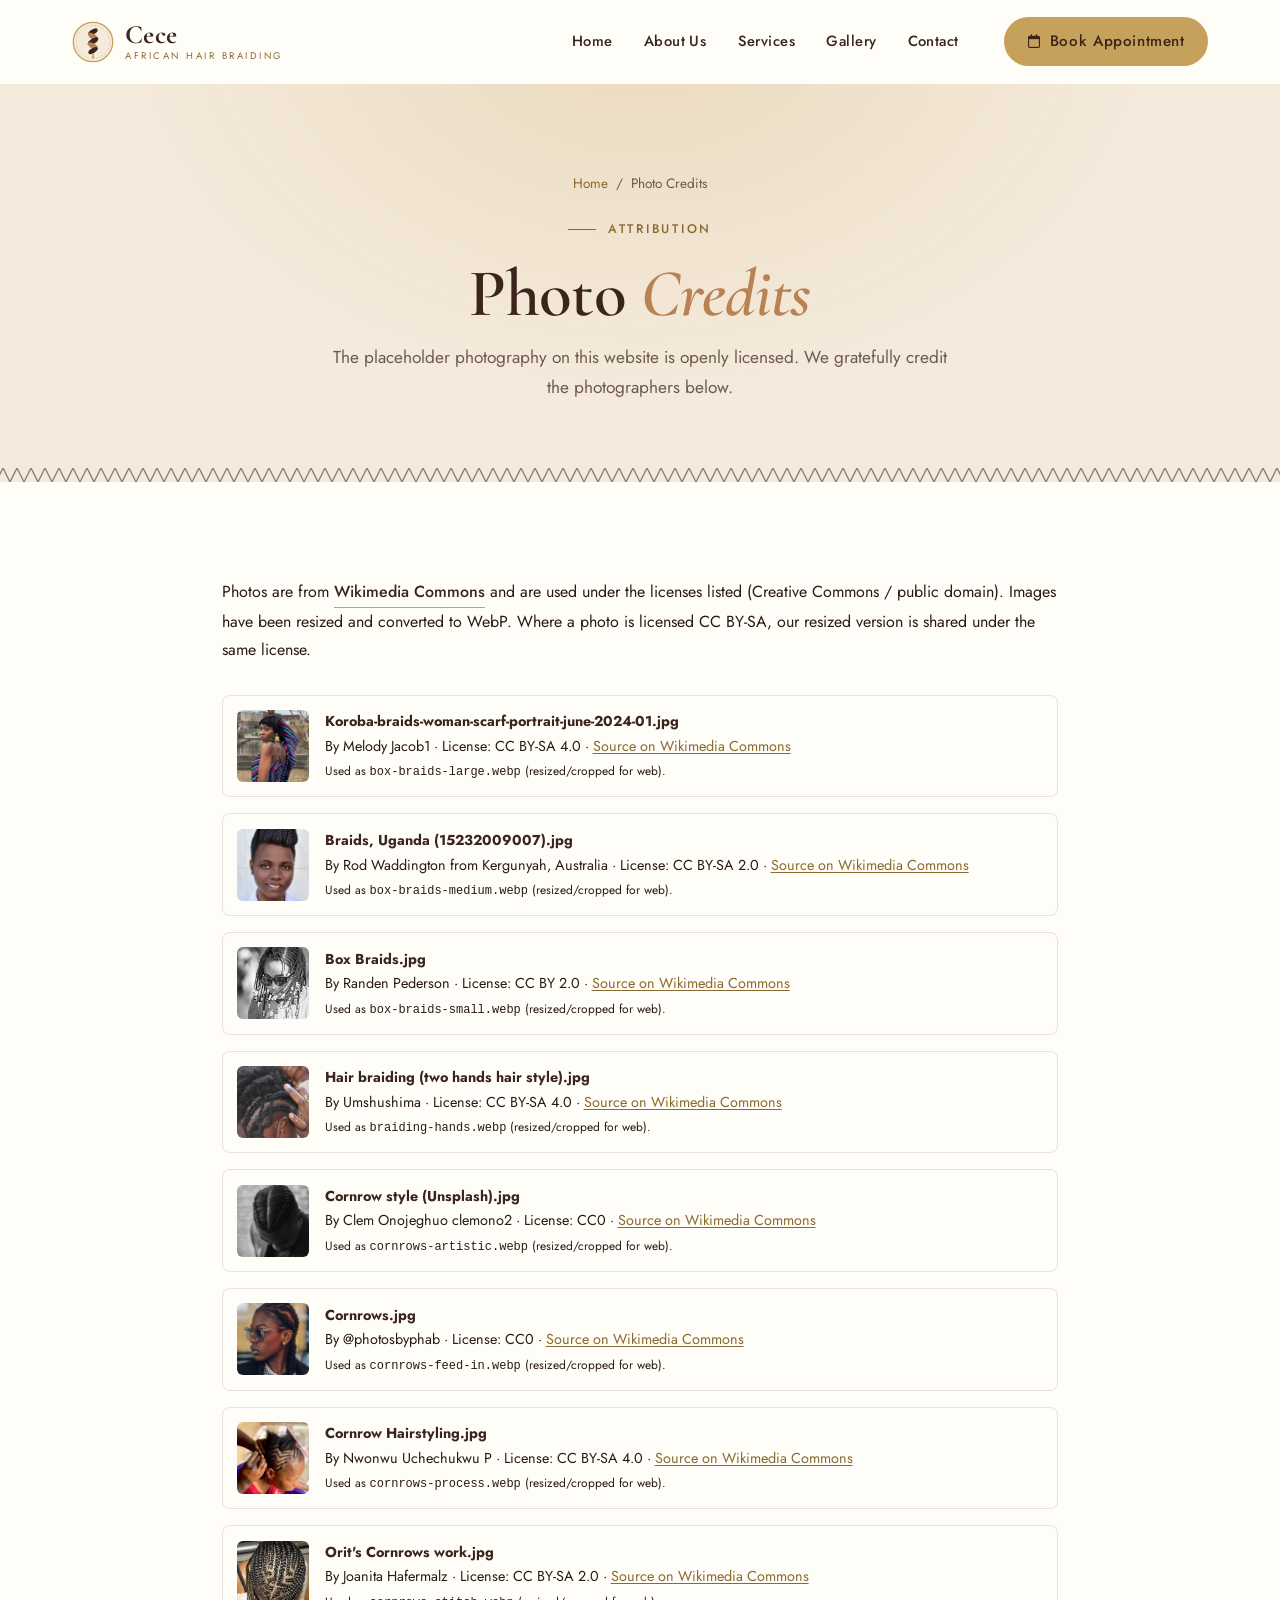
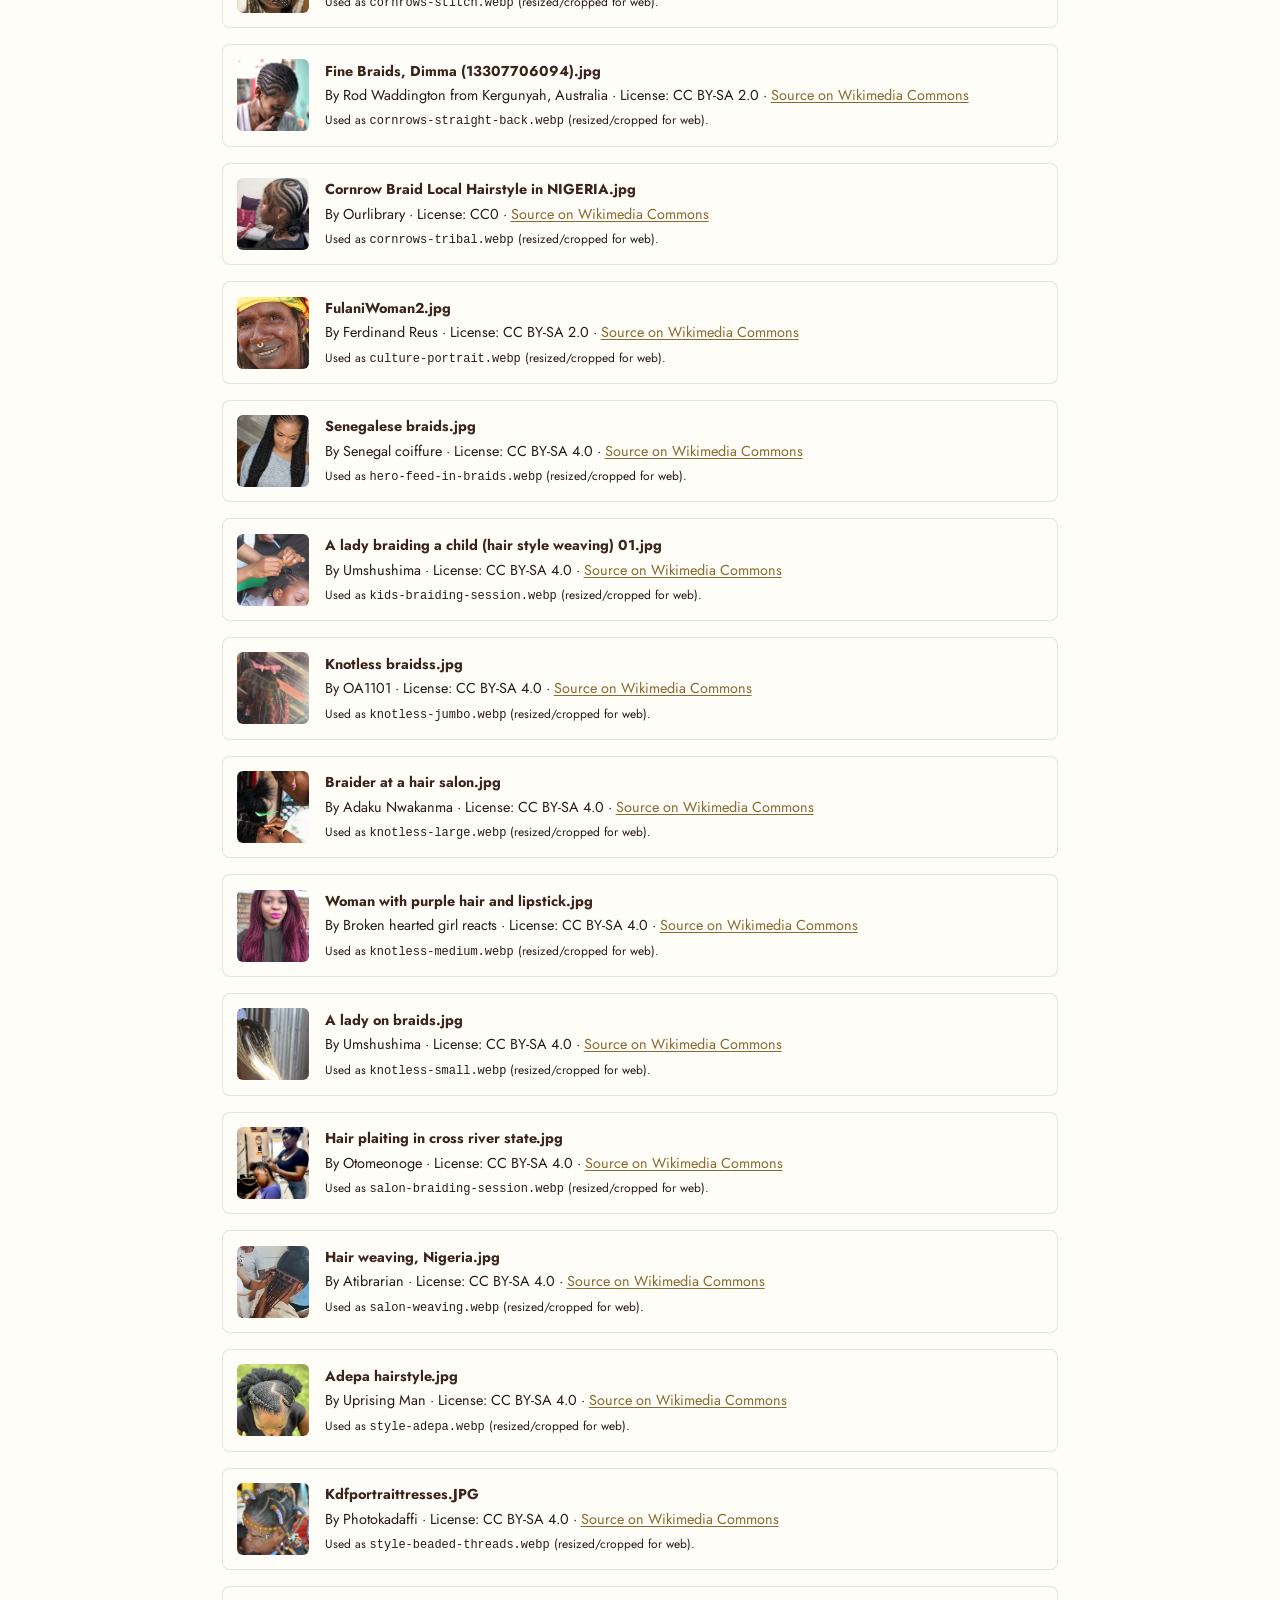
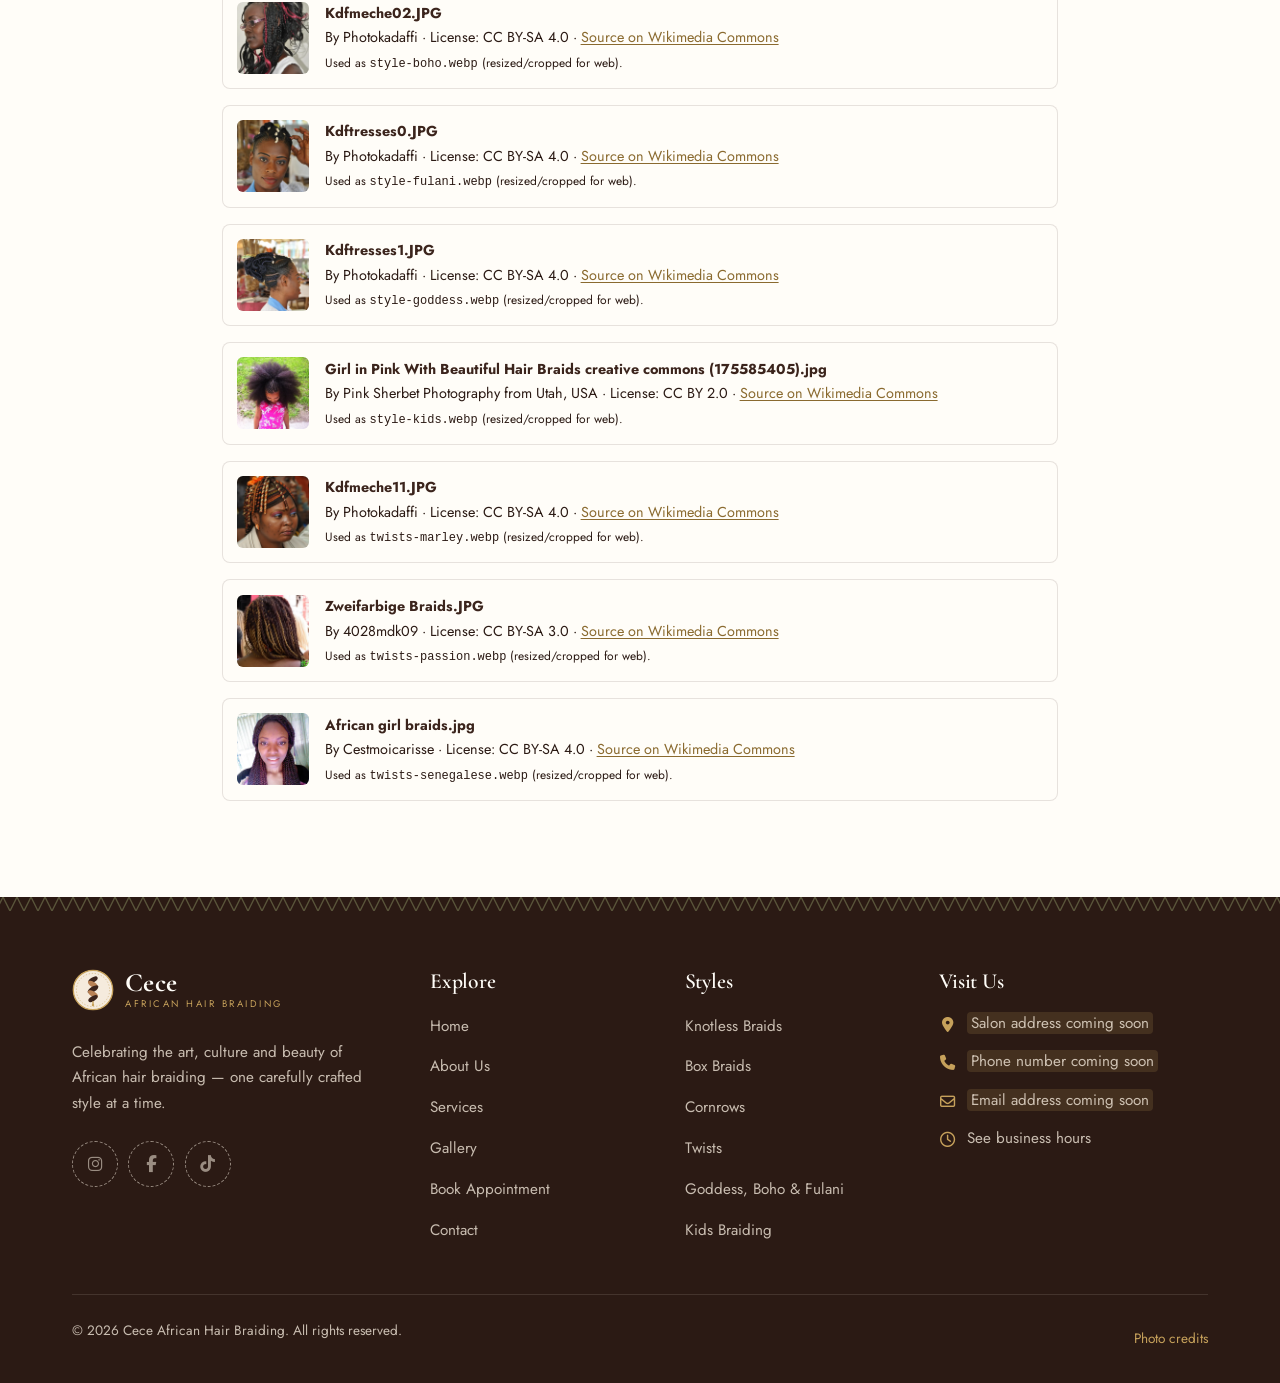
<file: credits.html>
<!DOCTYPE html>
<html lang="en" class="no-js">
<head>
  <meta charset="UTF-8">
  <meta name="viewport" content="width=device-width, initial-scale=1">
  <title>Photo Credits | Cece African Hair Braiding</title>
  <meta name="description" content="Attribution and licensing information for the openly licensed placeholder photography used on the Cece African Hair Braiding website.">
  <meta name="theme-color" content="#3B241C">
  <meta name="robots" content="index, follow">

  <!-- Open Graph / social sharing (update og:url & image to absolute URLs once live) -->
  <meta property="og:type" content="website">
  <meta property="og:site_name" content="Cece African Hair Braiding">
  <meta property="og:title" content="Photo Credits | Cece African Hair Braiding">
  <meta property="og:description" content="Attribution and licensing information for the openly licensed placeholder photography used on the Cece African Hair Braiding website.">
  <meta property="og:image" content="assets/images/hero-feed-in-braids.webp">
  <meta property="og:image:alt" content="Woman with feed-in braids">
  <meta name="twitter:card" content="summary_large_image">

  <link rel="icon" href="assets/icons/favicon.svg" type="image/svg+xml">
  <link rel="preconnect" href="https://fonts.googleapis.com">
  <link rel="preconnect" href="https://fonts.gstatic.com" crossorigin>
  <link rel="stylesheet" href="https://fonts.googleapis.com/css2?family=Cormorant+Garamond:ital,wght@0,500;0,600;0,700;1,500;1,600&amp;family=Jost:wght@300;400;500&amp;display=swap">
  <link rel="stylesheet" href="https://cdnjs.cloudflare.com/ajax/libs/font-awesome/6.5.2/css/all.min.css" referrerpolicy="no-referrer">
  <link rel="stylesheet" href="css/style.css">
  <link rel="stylesheet" href="css/responsive.css">
</head>
<body>
  <a class="skip-link" href="#main">Skip to main content</a>

  <header class="site-header">
    <div class="container nav">
      <a class="brand" href="index.html" aria-label="Cece African Hair Braiding — home">
        <img class="brand__mark" src="assets/icons/logo-mark.svg" alt="" width="42" height="42">
        <span class="brand__text">
          <span class="brand__name">Cece</span>
          <span class="brand__tag">African Hair Braiding</span>
        </span>
      </a>

      <button class="nav__toggle" type="button" aria-expanded="false" aria-controls="primary-menu" aria-label="Open menu">
        <span class="nav__toggle-bar" aria-hidden="true"></span>
      </button>

      <nav class="nav__menu" id="primary-menu" aria-label="Primary">
        <ul class="nav__list">
          <li><a class="nav__link" href="index.html">Home</a></li>
          <li><a class="nav__link" href="about.html">About Us</a></li>
          <li><a class="nav__link" href="services.html">Services</a></li>
          <li><a class="nav__link" href="gallery.html">Gallery</a></li>
          <li><a class="nav__link" href="contact.html">Contact</a></li>
        </ul>
        <div class="nav__cta">
          <a class="btn btn--gold nav__book" href="booking.html"><i class="fa-regular fa-calendar" aria-hidden="true"></i>Book Appointment</a>
        </div>
      </nav>
    </div>
  </header>

  <main id="main" tabindex="-1">

    <section class="page-hero">
      <div class="container">
        <nav class="breadcrumb" aria-label="Breadcrumb"><a href="index.html">Home</a><span aria-hidden="true">/</span><span aria-current="page">Photo Credits</span></nav>
        <span class="eyebrow">Attribution</span>
        <h1>Photo <em class="accent">Credits</em></h1>
        <p>The placeholder photography on this website is openly licensed. We gratefully credit the photographers below.</p>
      </div>
    </section>

    <section class="section">
      <div class="container" style="max-width:900px">
        <p>Photos are from <a class="link-arrow" href="https://commons.wikimedia.org/" target="_blank" rel="noopener">Wikimedia Commons</a> and are used under the licenses listed (Creative Commons / public domain). Images have been resized and converted to WebP. Where a photo is licensed CC BY-SA, our resized version is shared under the same license.</p>
        <ul class="credits-list" style="margin-top:2rem">
          <li class="credit">
            <img src="assets/images/box-braids-large-sm.webp" alt="" width="72" height="72" loading="lazy">
            <div><strong>Koroba-braids-woman-scarf-portrait-june-2024-01.jpg</strong>
            By Melody Jacob1 · License: CC BY-SA 4.0 · <a href="https://commons.wikimedia.org/wiki/File:Koroba-braids-woman-scarf-portrait-june-2024-01.jpg" target="_blank" rel="noopener">Source on Wikimedia Commons</a><br>
            <small>Used as <code>box-braids-large.webp</code> (resized/cropped for web).</small></div>
          </li>
          <li class="credit">
            <img src="assets/images/box-braids-medium-sm.webp" alt="" width="72" height="72" loading="lazy">
            <div><strong>Braids, Uganda (15232009007).jpg</strong>
            By Rod Waddington from Kergunyah, Australia · License: CC BY-SA 2.0 · <a href="https://commons.wikimedia.org/wiki/File:Braids,_Uganda_(15232009007).jpg" target="_blank" rel="noopener">Source on Wikimedia Commons</a><br>
            <small>Used as <code>box-braids-medium.webp</code> (resized/cropped for web).</small></div>
          </li>
          <li class="credit">
            <img src="assets/images/box-braids-small-sm.webp" alt="" width="72" height="72" loading="lazy">
            <div><strong>Box Braids.jpg</strong>
            By Randen Pederson · License: CC BY 2.0 · <a href="https://commons.wikimedia.org/wiki/File:Box_Braids.jpg" target="_blank" rel="noopener">Source on Wikimedia Commons</a><br>
            <small>Used as <code>box-braids-small.webp</code> (resized/cropped for web).</small></div>
          </li>
          <li class="credit">
            <img src="assets/images/braiding-hands-sm.webp" alt="" width="72" height="72" loading="lazy">
            <div><strong>Hair braiding (two hands hair style).jpg</strong>
            By Umshushima · License: CC BY-SA 4.0 · <a href="https://commons.wikimedia.org/wiki/File:Hair_braiding_(two_hands_hair_style).jpg" target="_blank" rel="noopener">Source on Wikimedia Commons</a><br>
            <small>Used as <code>braiding-hands.webp</code> (resized/cropped for web).</small></div>
          </li>
          <li class="credit">
            <img src="assets/images/cornrows-artistic-sm.webp" alt="" width="72" height="72" loading="lazy">
            <div><strong>Cornrow style (Unsplash).jpg</strong>
            By Clem Onojeghuo clemono2 · License: CC0 · <a href="https://commons.wikimedia.org/wiki/File:Cornrow_style_(Unsplash).jpg" target="_blank" rel="noopener">Source on Wikimedia Commons</a><br>
            <small>Used as <code>cornrows-artistic.webp</code> (resized/cropped for web).</small></div>
          </li>
          <li class="credit">
            <img src="assets/images/cornrows-feed-in-sm.webp" alt="" width="72" height="72" loading="lazy">
            <div><strong>Cornrows.jpg</strong>
            By @photosbyphab · License: CC0 · <a href="https://commons.wikimedia.org/wiki/File:Cornrows.jpg" target="_blank" rel="noopener">Source on Wikimedia Commons</a><br>
            <small>Used as <code>cornrows-feed-in.webp</code> (resized/cropped for web).</small></div>
          </li>
          <li class="credit">
            <img src="assets/images/cornrows-process-sm.webp" alt="" width="72" height="72" loading="lazy">
            <div><strong>Cornrow Hairstyling.jpg</strong>
            By Nwonwu Uchechukwu P · License: CC BY-SA 4.0 · <a href="https://commons.wikimedia.org/wiki/File:Cornrow_Hairstyling.jpg" target="_blank" rel="noopener">Source on Wikimedia Commons</a><br>
            <small>Used as <code>cornrows-process.webp</code> (resized/cropped for web).</small></div>
          </li>
          <li class="credit">
            <img src="assets/images/cornrows-stitch-sm.webp" alt="" width="72" height="72" loading="lazy">
            <div><strong>Orit&#x27;s Cornrows work.jpg</strong>
            By Joanita Hafermalz · License: CC BY-SA 2.0 · <a href="https://commons.wikimedia.org/wiki/File:Orit%27s_Cornrows_work.jpg" target="_blank" rel="noopener">Source on Wikimedia Commons</a><br>
            <small>Used as <code>cornrows-stitch.webp</code> (resized/cropped for web).</small></div>
          </li>
          <li class="credit">
            <img src="assets/images/cornrows-straight-back-sm.webp" alt="" width="72" height="72" loading="lazy">
            <div><strong>Fine Braids, Dimma (13307706094).jpg</strong>
            By Rod Waddington from Kergunyah, Australia · License: CC BY-SA 2.0 · <a href="https://commons.wikimedia.org/wiki/File:Fine_Braids,_Dimma_(13307706094).jpg" target="_blank" rel="noopener">Source on Wikimedia Commons</a><br>
            <small>Used as <code>cornrows-straight-back.webp</code> (resized/cropped for web).</small></div>
          </li>
          <li class="credit">
            <img src="assets/images/cornrows-tribal-sm.webp" alt="" width="72" height="72" loading="lazy">
            <div><strong>Cornrow Braid Local Hairstyle in NIGERIA.jpg</strong>
            By Ourlibrary · License: CC0 · <a href="https://commons.wikimedia.org/wiki/File:Cornrow_Braid_Local_Hairstyle_in_NIGERIA.jpg" target="_blank" rel="noopener">Source on Wikimedia Commons</a><br>
            <small>Used as <code>cornrows-tribal.webp</code> (resized/cropped for web).</small></div>
          </li>
          <li class="credit">
            <img src="assets/images/culture-portrait-sm.webp" alt="" width="72" height="72" loading="lazy">
            <div><strong>FulaniWoman2.jpg</strong>
            By Ferdinand Reus · License: CC BY-SA 2.0 · <a href="https://commons.wikimedia.org/wiki/File:FulaniWoman2.jpg" target="_blank" rel="noopener">Source on Wikimedia Commons</a><br>
            <small>Used as <code>culture-portrait.webp</code> (resized/cropped for web).</small></div>
          </li>
          <li class="credit">
            <img src="assets/images/hero-feed-in-braids-sm.webp" alt="" width="72" height="72" loading="lazy">
            <div><strong>Senegalese braids.jpg</strong>
            By Senegal coiffure · License: CC BY-SA 4.0 · <a href="https://commons.wikimedia.org/wiki/File:Senegalese_braids.jpg" target="_blank" rel="noopener">Source on Wikimedia Commons</a><br>
            <small>Used as <code>hero-feed-in-braids.webp</code> (resized/cropped for web).</small></div>
          </li>
          <li class="credit">
            <img src="assets/images/kids-braiding-session-sm.webp" alt="" width="72" height="72" loading="lazy">
            <div><strong>A lady braiding a child (hair style weaving) 01.jpg</strong>
            By Umshushima · License: CC BY-SA 4.0 · <a href="https://commons.wikimedia.org/wiki/File:A_lady_braiding_a_child_(hair_style_weaving)_01.jpg" target="_blank" rel="noopener">Source on Wikimedia Commons</a><br>
            <small>Used as <code>kids-braiding-session.webp</code> (resized/cropped for web).</small></div>
          </li>
          <li class="credit">
            <img src="assets/images/knotless-jumbo-sm.webp" alt="" width="72" height="72" loading="lazy">
            <div><strong>Knotless braidss.jpg</strong>
            By OA1101 · License: CC BY-SA 4.0 · <a href="https://commons.wikimedia.org/wiki/File:Knotless_braidss.jpg" target="_blank" rel="noopener">Source on Wikimedia Commons</a><br>
            <small>Used as <code>knotless-jumbo.webp</code> (resized/cropped for web).</small></div>
          </li>
          <li class="credit">
            <img src="assets/images/knotless-large-sm.webp" alt="" width="72" height="72" loading="lazy">
            <div><strong>Braider at a hair salon.jpg</strong>
            By Adaku Nwakanma · License: CC BY-SA 4.0 · <a href="https://commons.wikimedia.org/wiki/File:Braider_at_a_hair_salon.jpg" target="_blank" rel="noopener">Source on Wikimedia Commons</a><br>
            <small>Used as <code>knotless-large.webp</code> (resized/cropped for web).</small></div>
          </li>
          <li class="credit">
            <img src="assets/images/knotless-medium-sm.webp" alt="" width="72" height="72" loading="lazy">
            <div><strong>Woman with purple hair and lipstick.jpg</strong>
            By Broken hearted girl reacts · License: CC BY-SA 4.0 · <a href="https://commons.wikimedia.org/wiki/File:Woman_with_purple_hair_and_lipstick.jpg" target="_blank" rel="noopener">Source on Wikimedia Commons</a><br>
            <small>Used as <code>knotless-medium.webp</code> (resized/cropped for web).</small></div>
          </li>
          <li class="credit">
            <img src="assets/images/knotless-small-sm.webp" alt="" width="72" height="72" loading="lazy">
            <div><strong>A lady on braids.jpg</strong>
            By Umshushima · License: CC BY-SA 4.0 · <a href="https://commons.wikimedia.org/wiki/File:A_lady_on_braids.jpg" target="_blank" rel="noopener">Source on Wikimedia Commons</a><br>
            <small>Used as <code>knotless-small.webp</code> (resized/cropped for web).</small></div>
          </li>
          <li class="credit">
            <img src="assets/images/salon-braiding-session-sm.webp" alt="" width="72" height="72" loading="lazy">
            <div><strong>Hair plaiting in cross river state.jpg</strong>
            By Otomeonoge · License: CC BY-SA 4.0 · <a href="https://commons.wikimedia.org/wiki/File:Hair_plaiting_in_cross_river_state.jpg" target="_blank" rel="noopener">Source on Wikimedia Commons</a><br>
            <small>Used as <code>salon-braiding-session.webp</code> (resized/cropped for web).</small></div>
          </li>
          <li class="credit">
            <img src="assets/images/salon-weaving-sm.webp" alt="" width="72" height="72" loading="lazy">
            <div><strong>Hair weaving, Nigeria.jpg</strong>
            By Atibrarian · License: CC BY-SA 4.0 · <a href="https://commons.wikimedia.org/wiki/File:Hair_weaving,_Nigeria.jpg" target="_blank" rel="noopener">Source on Wikimedia Commons</a><br>
            <small>Used as <code>salon-weaving.webp</code> (resized/cropped for web).</small></div>
          </li>
          <li class="credit">
            <img src="assets/images/style-adepa-sm.webp" alt="" width="72" height="72" loading="lazy">
            <div><strong>Adepa hairstyle.jpg</strong>
            By Uprising Man · License: CC BY-SA 4.0 · <a href="https://commons.wikimedia.org/wiki/File:Adepa_hairstyle.jpg" target="_blank" rel="noopener">Source on Wikimedia Commons</a><br>
            <small>Used as <code>style-adepa.webp</code> (resized/cropped for web).</small></div>
          </li>
          <li class="credit">
            <img src="assets/images/style-beaded-threads-sm.webp" alt="" width="72" height="72" loading="lazy">
            <div><strong>Kdfportraittresses.JPG</strong>
            By Photokadaffi · License: CC BY-SA 4.0 · <a href="https://commons.wikimedia.org/wiki/File:Kdfportraittresses.JPG" target="_blank" rel="noopener">Source on Wikimedia Commons</a><br>
            <small>Used as <code>style-beaded-threads.webp</code> (resized/cropped for web).</small></div>
          </li>
          <li class="credit">
            <img src="assets/images/style-boho-sm.webp" alt="" width="72" height="72" loading="lazy">
            <div><strong>Kdfmeche02.JPG</strong>
            By Photokadaffi · License: CC BY-SA 4.0 · <a href="https://commons.wikimedia.org/wiki/File:Kdfmeche02.JPG" target="_blank" rel="noopener">Source on Wikimedia Commons</a><br>
            <small>Used as <code>style-boho.webp</code> (resized/cropped for web).</small></div>
          </li>
          <li class="credit">
            <img src="assets/images/style-fulani-sm.webp" alt="" width="72" height="72" loading="lazy">
            <div><strong>Kdftresses0.JPG</strong>
            By Photokadaffi · License: CC BY-SA 4.0 · <a href="https://commons.wikimedia.org/wiki/File:Kdftresses0.JPG" target="_blank" rel="noopener">Source on Wikimedia Commons</a><br>
            <small>Used as <code>style-fulani.webp</code> (resized/cropped for web).</small></div>
          </li>
          <li class="credit">
            <img src="assets/images/style-goddess-sm.webp" alt="" width="72" height="72" loading="lazy">
            <div><strong>Kdftresses1.JPG</strong>
            By Photokadaffi · License: CC BY-SA 4.0 · <a href="https://commons.wikimedia.org/wiki/File:Kdftresses1.JPG" target="_blank" rel="noopener">Source on Wikimedia Commons</a><br>
            <small>Used as <code>style-goddess.webp</code> (resized/cropped for web).</small></div>
          </li>
          <li class="credit">
            <img src="assets/images/style-kids-sm.webp" alt="" width="72" height="72" loading="lazy">
            <div><strong>Girl in Pink With Beautiful Hair Braids creative commons (175585405).jpg</strong>
            By Pink Sherbet Photography from Utah, USA · License: CC BY 2.0 · <a href="https://commons.wikimedia.org/wiki/File:Girl_in_Pink_With_Beautiful_Hair_Braids_creative_commons_(175585405).jpg" target="_blank" rel="noopener">Source on Wikimedia Commons</a><br>
            <small>Used as <code>style-kids.webp</code> (resized/cropped for web).</small></div>
          </li>
          <li class="credit">
            <img src="assets/images/twists-marley-sm.webp" alt="" width="72" height="72" loading="lazy">
            <div><strong>Kdfmeche11.JPG</strong>
            By Photokadaffi · License: CC BY-SA 4.0 · <a href="https://commons.wikimedia.org/wiki/File:Kdfmeche11.JPG" target="_blank" rel="noopener">Source on Wikimedia Commons</a><br>
            <small>Used as <code>twists-marley.webp</code> (resized/cropped for web).</small></div>
          </li>
          <li class="credit">
            <img src="assets/images/twists-passion-sm.webp" alt="" width="72" height="72" loading="lazy">
            <div><strong>Zweifarbige Braids.JPG</strong>
            By 4028mdk09 · License: CC BY-SA 3.0 · <a href="https://commons.wikimedia.org/wiki/File:Zweifarbige_Braids.JPG" target="_blank" rel="noopener">Source on Wikimedia Commons</a><br>
            <small>Used as <code>twists-passion.webp</code> (resized/cropped for web).</small></div>
          </li>
          <li class="credit">
            <img src="assets/images/twists-senegalese-sm.webp" alt="" width="72" height="72" loading="lazy">
            <div><strong>African girl braids.jpg</strong>
            By Cestmoicarisse · License: CC BY-SA 4.0 · <a href="https://commons.wikimedia.org/wiki/File:African_girl_braids.jpg" target="_blank" rel="noopener">Source on Wikimedia Commons</a><br>
            <small>Used as <code>twists-senegalese.webp</code> (resized/cropped for web).</small></div>
          </li>
        </ul>
      </div>
    </section>
  </main>

  <footer class="site-footer">
    <div class="container">
      <div class="footer-grid">
        <div>
          <a class="brand" href="index.html" aria-label="Cece African Hair Braiding — home">
            <img class="brand__mark" src="assets/icons/logo-mark.svg" alt="" width="42" height="42" loading="lazy">
            <span class="brand__text">
              <span class="brand__name">Cece</span>
              <span class="brand__tag">African Hair Braiding</span>
            </span>
          </a>
          <p class="footer-about">Celebrating the art, culture and beauty of African hair braiding — one carefully crafted style at a time.</p>
          <div class="social-links" data-salon="social"></div>
        </div>

        <nav aria-label="Footer">
          <h2 class="footer-title">Explore</h2>
          <ul class="footer-links">
            <li><a href="index.html">Home</a></li>
            <li><a href="about.html">About Us</a></li>
            <li><a href="services.html">Services</a></li>
            <li><a href="gallery.html">Gallery</a></li>
            <li><a href="booking.html">Book Appointment</a></li>
            <li><a href="contact.html">Contact</a></li>
          </ul>
        </nav>

        <nav aria-label="Popular services">
          <h2 class="footer-title">Styles</h2>
          <ul class="footer-links">
            <li><a href="services.html#knotless">Knotless Braids</a></li>
            <li><a href="services.html#box-braids">Box Braids</a></li>
            <li><a href="services.html#cornrows">Cornrows</a></li>
            <li><a href="services.html#twists">Twists</a></li>
            <li><a href="services.html#additional">Goddess, Boho &amp; Fulani</a></li>
            <li><a href="services.html#additional">Kids Braiding</a></li>
          </ul>
        </nav>

        <div>
          <h2 class="footer-title">Visit Us</h2>
          <ul class="footer-contact">
            <li><i class="fa-solid fa-location-dot" aria-hidden="true"></i><span data-salon="address"></span></li>
            <li><i class="fa-solid fa-phone" aria-hidden="true"></i><span data-salon="phone"></span></li>
            <li><i class="fa-regular fa-envelope" aria-hidden="true"></i><span data-salon="email"></span></li>
            <li><i class="fa-regular fa-clock" aria-hidden="true"></i><a href="contact.html#hours">See business hours</a></li>
          </ul>
        </div>
      </div>

      <div class="footer-bottom">
        <p>&copy; <span data-year>2026</span> Cece African Hair Braiding. All rights reserved.</p>
        <p><a href="credits.html">Photo credits</a></p>
      </div>
    </div>
  </footer>

  <script src="js/config.js" defer></script>
  <script src="js/data.js" defer></script>
  <script src="js/main.js" defer></script>
</body>
</html>
</file>
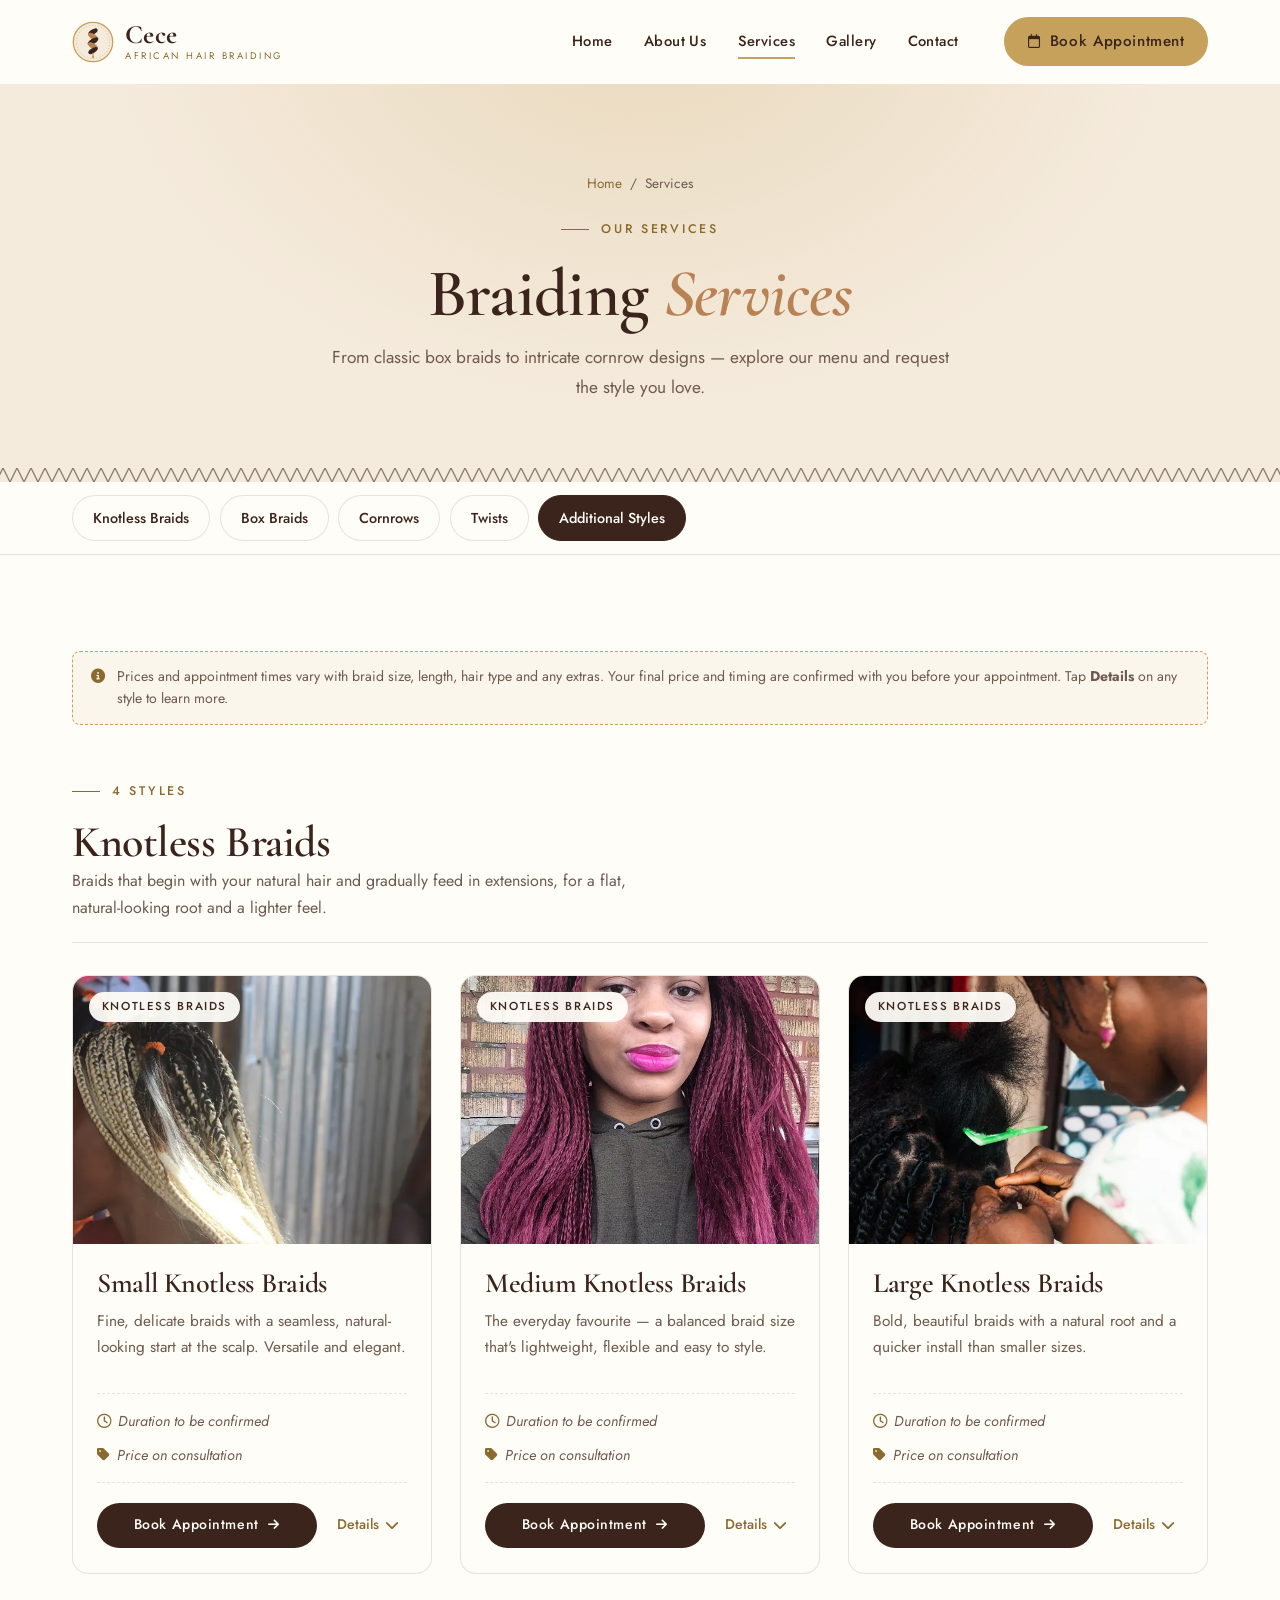
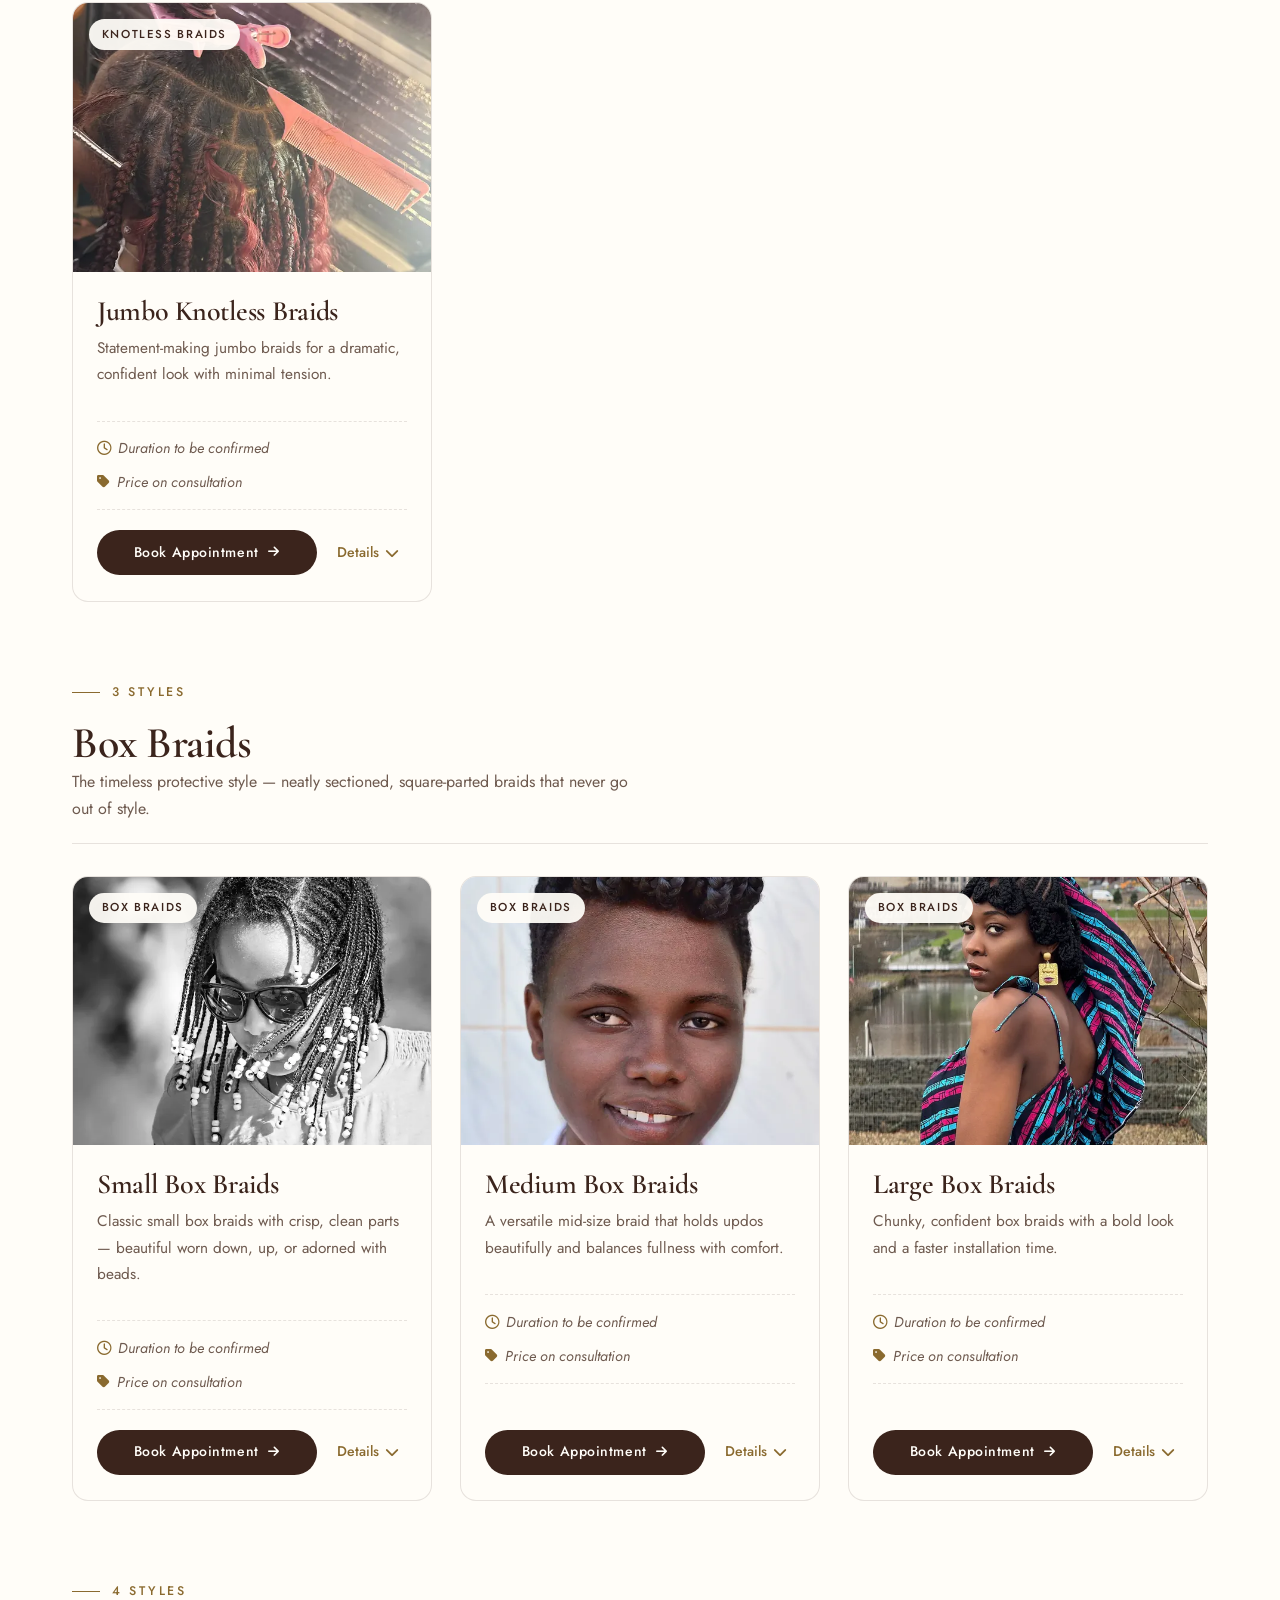
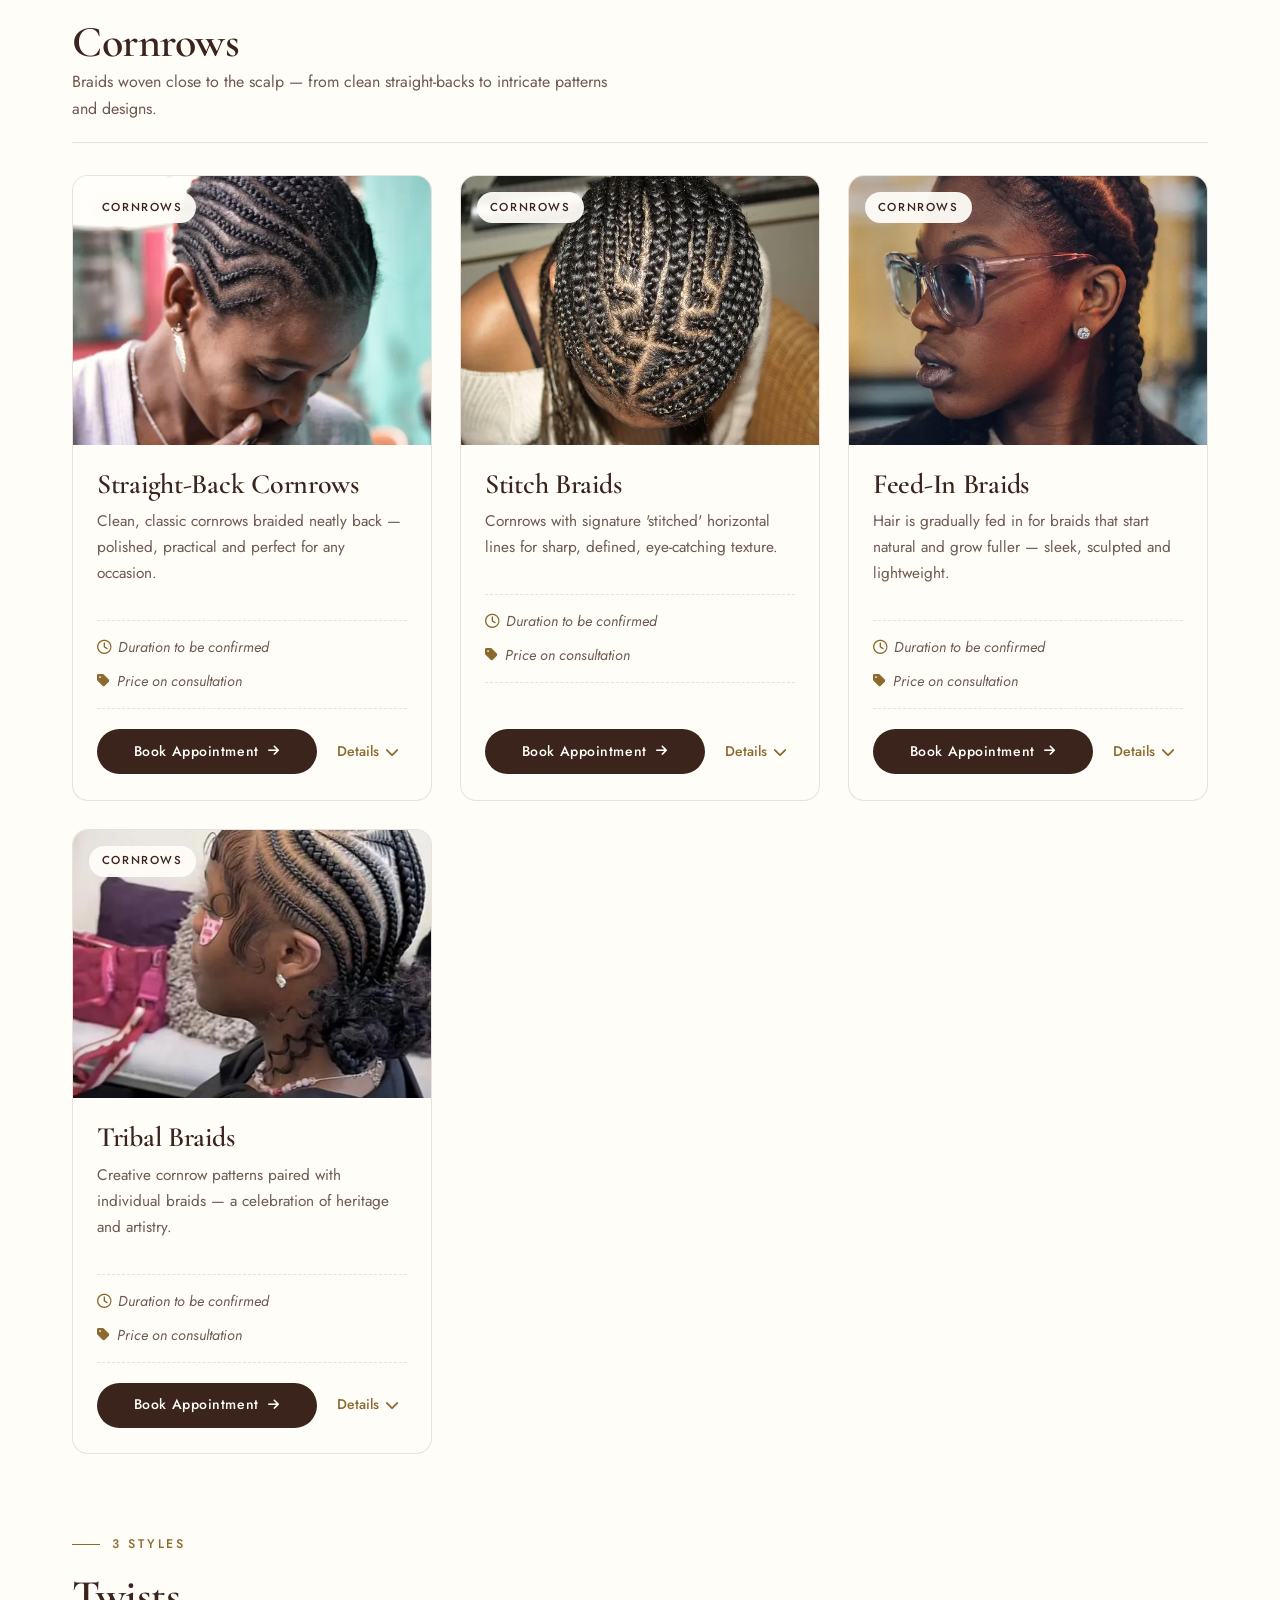
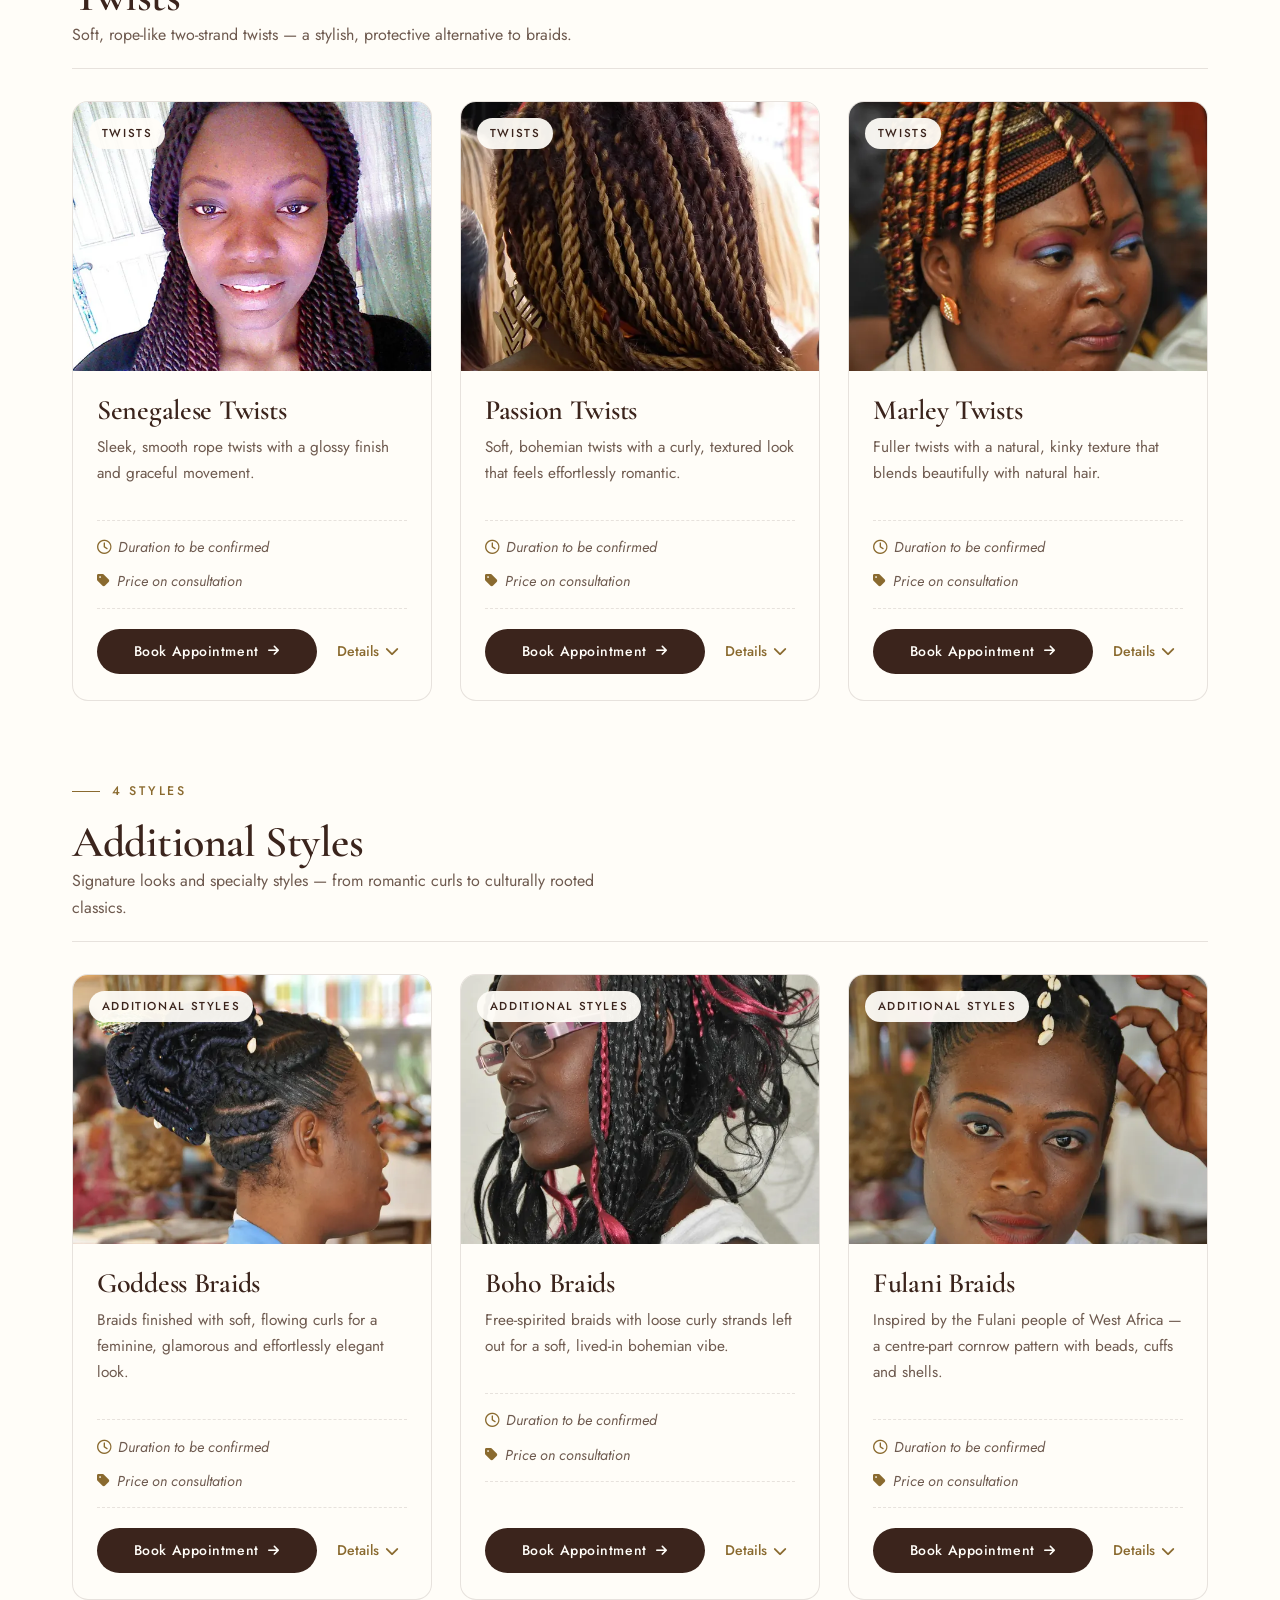
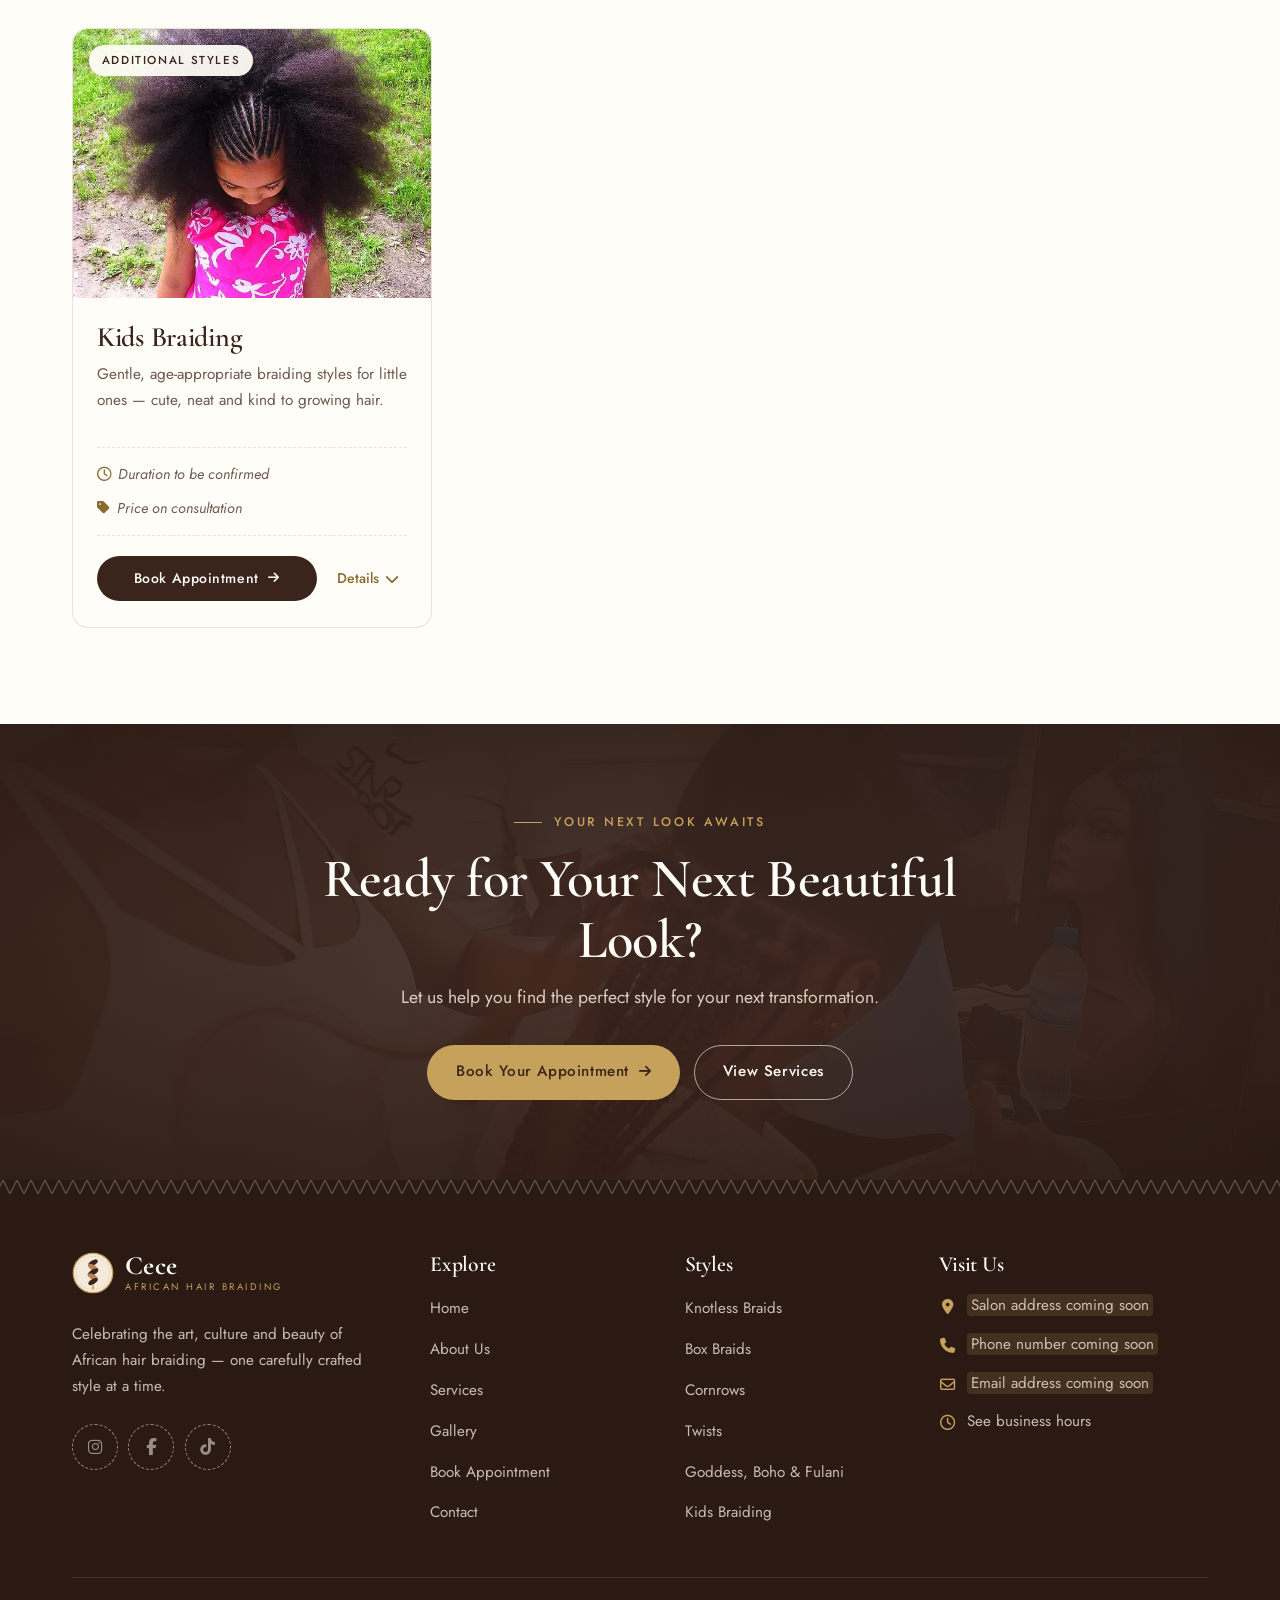
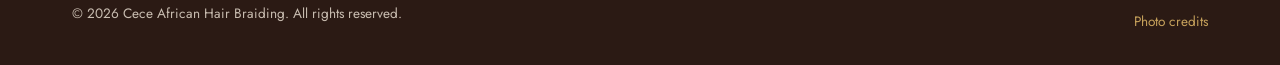
<file: services.html>
<!DOCTYPE html>
<html lang="en" class="no-js">
<head>
  <meta charset="UTF-8">
  <meta name="viewport" content="width=device-width, initial-scale=1">
  <title>Braiding Services | Knotless, Box Braids, Cornrows &amp; Twists | Cece</title>
  <meta name="description" content="Explore our braiding services: knotless braids, box braids, cornrows, stitch and feed-in braids, Senegalese, passion and Marley twists, goddess, boho, Fulani braids and kids braiding.">
  <meta name="theme-color" content="#3B241C">
  <meta name="robots" content="index, follow">

  <!-- Open Graph / social sharing (update og:url & image to absolute URLs once live) -->
  <meta property="og:type" content="website">
  <meta property="og:site_name" content="Cece African Hair Braiding">
  <meta property="og:title" content="Braiding Services | Knotless, Box Braids, Cornrows &amp; Twists | Cece">
  <meta property="og:description" content="Explore our braiding services: knotless braids, box braids, cornrows, stitch and feed-in braids, Senegalese, passion and Marley twists, goddess, boho, Fulani braids and kids braiding.">
  <meta property="og:image" content="assets/images/cornrows-feed-in.webp">
  <meta property="og:image:alt" content="Woman with feed-in braids">
  <meta name="twitter:card" content="summary_large_image">

  <link rel="icon" href="assets/icons/favicon.svg" type="image/svg+xml">
  <link rel="preconnect" href="https://fonts.googleapis.com">
  <link rel="preconnect" href="https://fonts.gstatic.com" crossorigin>
  <link rel="stylesheet" href="https://fonts.googleapis.com/css2?family=Cormorant+Garamond:ital,wght@0,500;0,600;0,700;1,500;1,600&amp;family=Jost:wght@300;400;500&amp;display=swap">
  <link rel="stylesheet" href="https://cdnjs.cloudflare.com/ajax/libs/font-awesome/6.5.2/css/all.min.css" referrerpolicy="no-referrer">
  <link rel="stylesheet" href="css/style.css">
  <link rel="stylesheet" href="css/responsive.css">
</head>
<body>
  <a class="skip-link" href="#main">Skip to main content</a>

  <header class="site-header">
    <div class="container nav">
      <a class="brand" href="index.html" aria-label="Cece African Hair Braiding — home">
        <img class="brand__mark" src="assets/icons/logo-mark.svg" alt="" width="42" height="42">
        <span class="brand__text">
          <span class="brand__name">Cece</span>
          <span class="brand__tag">African Hair Braiding</span>
        </span>
      </a>

      <button class="nav__toggle" type="button" aria-expanded="false" aria-controls="primary-menu" aria-label="Open menu">
        <span class="nav__toggle-bar" aria-hidden="true"></span>
      </button>

      <nav class="nav__menu" id="primary-menu" aria-label="Primary">
        <ul class="nav__list">
          <li><a class="nav__link" href="index.html">Home</a></li>
          <li><a class="nav__link" href="about.html">About Us</a></li>
          <li><a class="nav__link" href="services.html">Services</a></li>
          <li><a class="nav__link" href="gallery.html">Gallery</a></li>
          <li><a class="nav__link" href="contact.html">Contact</a></li>
        </ul>
        <div class="nav__cta">
          <a class="btn btn--gold nav__book" href="booking.html"><i class="fa-regular fa-calendar" aria-hidden="true"></i>Book Appointment</a>
        </div>
      </nav>
    </div>
  </header>

  <main id="main" tabindex="-1">

    <section class="page-hero">
      <div class="container">
        <nav class="breadcrumb" aria-label="Breadcrumb"><a href="index.html">Home</a><span aria-hidden="true">/</span><span aria-current="page">Services</span></nav>
        <span class="eyebrow">Our services</span>
        <h1>Braiding <em class="accent">Services</em></h1>
        <p>From classic box braids to intricate cornrow designs — explore our menu and request the style you love.</p>
      </div>
    </section>

    <div class="services-sticky-nav">
      <div class="container">
        <nav class="filter-bar" data-services-nav aria-label="Service categories"></nav>
      </div>
    </div>

    <section class="section" aria-label="Service menu">
      <div class="container">
        <div class="placeholder-note reveal" style="margin:0 0 3rem">
          <i class="fa-solid fa-circle-info" aria-hidden="true"></i>
          <span>Prices and appointment times vary with braid size, length, hair type and any extras. Your final price and timing are confirmed with you before your appointment. Tap <strong>Details</strong> on any style to learn more.</span>
        </div>
        <div data-services></div>
      </div>
    </section>

    <section class="cta-band" aria-labelledby="cta-title">
      <div class="cta-band__bg" aria-hidden="true"><img src="assets/images/salon-weaving-sm.webp" srcset="assets/images/salon-weaving-sm.webp 600w, assets/images/salon-weaving.webp 1200w" sizes="100vw" alt="" width="1200" height="527" loading="lazy" decoding="async"></div>
      <div class="container reveal">
        <span class="eyebrow">Your next look awaits</span>
        <h2 id="cta-title">Ready for Your Next Beautiful Look?</h2>
        <p>Let us help you find the perfect style for your next transformation.</p>
        <div class="cta-band__actions">
          <a class="btn btn--gold" href="booking.html">Book Your Appointment <i class="fa-solid fa-arrow-right" aria-hidden="true"></i></a>
          <a class="btn btn--outline-light" href="services.html">View Services</a>
        </div>
      </div>
    </section>
  </main>

  <footer class="site-footer">
    <div class="container">
      <div class="footer-grid">
        <div>
          <a class="brand" href="index.html" aria-label="Cece African Hair Braiding — home">
            <img class="brand__mark" src="assets/icons/logo-mark.svg" alt="" width="42" height="42" loading="lazy">
            <span class="brand__text">
              <span class="brand__name">Cece</span>
              <span class="brand__tag">African Hair Braiding</span>
            </span>
          </a>
          <p class="footer-about">Celebrating the art, culture and beauty of African hair braiding — one carefully crafted style at a time.</p>
          <div class="social-links" data-salon="social"></div>
        </div>

        <nav aria-label="Footer">
          <h2 class="footer-title">Explore</h2>
          <ul class="footer-links">
            <li><a href="index.html">Home</a></li>
            <li><a href="about.html">About Us</a></li>
            <li><a href="services.html">Services</a></li>
            <li><a href="gallery.html">Gallery</a></li>
            <li><a href="booking.html">Book Appointment</a></li>
            <li><a href="contact.html">Contact</a></li>
          </ul>
        </nav>

        <nav aria-label="Popular services">
          <h2 class="footer-title">Styles</h2>
          <ul class="footer-links">
            <li><a href="services.html#knotless">Knotless Braids</a></li>
            <li><a href="services.html#box-braids">Box Braids</a></li>
            <li><a href="services.html#cornrows">Cornrows</a></li>
            <li><a href="services.html#twists">Twists</a></li>
            <li><a href="services.html#additional">Goddess, Boho &amp; Fulani</a></li>
            <li><a href="services.html#additional">Kids Braiding</a></li>
          </ul>
        </nav>

        <div>
          <h2 class="footer-title">Visit Us</h2>
          <ul class="footer-contact">
            <li><i class="fa-solid fa-location-dot" aria-hidden="true"></i><span data-salon="address"></span></li>
            <li><i class="fa-solid fa-phone" aria-hidden="true"></i><span data-salon="phone"></span></li>
            <li><i class="fa-regular fa-envelope" aria-hidden="true"></i><span data-salon="email"></span></li>
            <li><i class="fa-regular fa-clock" aria-hidden="true"></i><a href="contact.html#hours">See business hours</a></li>
          </ul>
        </div>
      </div>

      <div class="footer-bottom">
        <p>&copy; <span data-year>2026</span> Cece African Hair Braiding. All rights reserved.</p>
        <p><a href="credits.html">Photo credits</a></p>
      </div>
    </div>
  </footer>

  <script src="js/config.js" defer></script>
  <script src="js/data.js" defer></script>
  <script src="js/main.js" defer></script>
  <script src="js/services.js" defer></script>
</body>
</html>
</file>
<file: css/style.css>
/* ==========================================================================
   Cece African Hair Braiding — Core Stylesheet (mobile-first)
   Larger-screen rules live in responsive.css
   ========================================================================== */

/* ---------- 1. Design tokens ---------- */
:root {
  --brown: #3b241c;
  --brown-soft: #5a3a2d;
  --ink: #2b1a14;
  --beige: #f5ebdd;
  --beige-deep: #ecdcc6;
  --gold: #c6a15b;
  --gold-deep: #8a6a2f; /* accessible gold for text on light backgrounds */
  --cream: #fffdf8;
  --caramel: #b98255;
  --muted: #6e5a4f;
  --line: rgba(59, 36, 28, 0.12);
  --success: #2f6b45;
  --error: #a3352b;

  --font-serif: "Cormorant Garamond", "Playfair Display", Georgia, serif;
  --font-sans: "Jost", "Segoe UI", system-ui, -apple-system, sans-serif;

  --radius-sm: 8px;
  --radius: 16px;
  --radius-lg: 28px;
  --shadow-sm: 0 2px 10px rgba(59, 36, 28, 0.06);
  --shadow: 0 14px 40px -12px rgba(59, 36, 28, 0.22);
  --shadow-lg: 0 30px 70px -25px rgba(59, 36, 28, 0.38);

  --container: 1200px;
  --gutter: 1.25rem;
  --section-y: 4.5rem;
  --header-h: 72px;
  --ease: cubic-bezier(0.22, 0.61, 0.36, 1);
}

/* ---------- 2. Reset & base ---------- */
*,
*::before,
*::after { box-sizing: border-box; }

html {
  -webkit-text-size-adjust: 100%;
  scroll-behavior: smooth;
  scroll-padding-top: calc(var(--header-h) + 12px);
}

body {
  margin: 0;
  font-family: var(--font-sans);
  font-size: 1rem;
  line-height: 1.7;
  color: var(--ink);
  background: var(--cream);
  overflow-x: hidden;
  -webkit-font-smoothing: antialiased;
}

body.no-scroll { overflow: hidden; }
[hidden] { display: none !important; }

img { max-width: 100%; height: auto; display: block; }
a { color: inherit; text-decoration: none; }
button, input, select, textarea { font: inherit; color: inherit; }
button { cursor: pointer; background: none; border: 0; }
ul { margin: 0; padding: 0; list-style: none; }
p { margin: 0 0 1rem; }
p:last-child { margin-bottom: 0; }

h1, h2, h3, h4 {
  font-family: var(--font-serif);
  font-weight: 600;
  line-height: 1.12;
  color: var(--brown);
  margin: 0 0 0.75rem;
  letter-spacing: -0.01em;
}
h1 { font-size: clamp(2.6rem, 8vw, 5rem); }
h2 { font-size: clamp(2.1rem, 5.5vw, 3.4rem); }
h3 { font-size: clamp(1.45rem, 3vw, 1.75rem); }
h4 { font-size: 1.25rem; }

em.accent, .accent {
  font-style: italic;
  color: var(--caramel);
}

::selection { background: var(--gold); color: var(--brown); }

:focus-visible {
  outline: 3px solid var(--gold);
  outline-offset: 3px;
  border-radius: 4px;
}

.skip-link {
  position: absolute;
  left: 1rem;
  top: -100px;
  z-index: 1000;
  background: var(--brown);
  color: var(--cream);
  padding: 0.75rem 1.25rem;
  border-radius: var(--radius-sm);
  transition: top 0.2s;
}
.skip-link:focus { top: 1rem; }

.visually-hidden {
  position: absolute !important;
  width: 1px; height: 1px;
  padding: 0; margin: -1px;
  overflow: hidden; clip: rect(0 0 0 0);
  white-space: nowrap; border: 0;
}

/* ---------- 3. Layout helpers ---------- */
.container {
  width: 100%;
  max-width: var(--container);
  margin-inline: auto;
  padding-inline: var(--gutter);
}

.section { padding-block: var(--section-y); }
.section--beige { background: var(--beige); }
.section--dark { background: var(--brown); color: var(--beige); }
.section--dark h2,
.section--dark h3 { color: var(--cream); }

.section-head {
  max-width: 680px;
  margin: 0 auto 3rem;
  text-align: center;
}
.section-head p { color: var(--muted); font-size: 1.075rem; }
.section--dark .section-head p { color: rgba(245, 235, 221, 0.8); }
.section-head--left { margin-inline: 0; text-align: left; }

.eyebrow {
  display: inline-flex;
  align-items: center;
  gap: 0.75rem;
  font-size: 0.78rem;
  font-weight: 500;
  letter-spacing: 0.22em;
  text-transform: uppercase;
  color: var(--gold-deep);
  margin-bottom: 1rem;
}
.eyebrow::before {
  content: "";
  width: 28px;
  height: 1px;
  background: currentColor;
}
.section--dark .eyebrow,
.cta-band .eyebrow { color: var(--gold); }

.grid { display: grid; gap: 1.5rem; }

/* ---------- 4. Buttons ---------- */
.btn {
  display: inline-flex;
  align-items: center;
  justify-content: center;
  gap: 0.6rem;
  min-height: 52px;
  padding: 0.85rem 1.75rem;
  border-radius: 999px;
  font-size: 0.95rem;
  font-weight: 500;
  letter-spacing: 0.04em;
  border: 1.5px solid transparent;
  transition: transform 0.3s var(--ease), background-color 0.3s, color 0.3s, box-shadow 0.3s, border-color 0.3s;
  white-space: nowrap;
}
.btn i { font-size: 0.9em; transition: transform 0.3s var(--ease); }
.btn:hover i.fa-arrow-right { transform: translateX(4px); }

.btn--primary { background: var(--brown); color: var(--cream); }
.btn--primary:hover { background: var(--ink); transform: translateY(-2px); box-shadow: var(--shadow); }

.btn--gold { background: var(--gold); color: var(--brown); }
.btn--gold:hover { background: #d4b273; transform: translateY(-2px); box-shadow: 0 14px 30px -12px rgba(198, 161, 91, 0.7); }

.btn--outline { border-color: var(--brown); color: var(--brown); }
.btn--outline:hover { background: var(--brown); color: var(--cream); transform: translateY(-2px); }

.btn--outline-light { border-color: rgba(255, 253, 248, 0.6); color: var(--cream); }
.btn--outline-light:hover { background: var(--cream); color: var(--brown); }

.btn--sm { min-height: 44px; padding: 0.6rem 1.25rem; font-size: 0.875rem; }
.btn--block { width: 100%; }

.btn[disabled],
.btn.is-loading { opacity: 0.65; pointer-events: none; }

.link-arrow {
  display: inline-flex;
  align-items: center;
  gap: 0.5rem;
  font-weight: 500;
  color: var(--brown);
  border-bottom: 1px solid var(--gold);
  padding-bottom: 2px;
  transition: gap 0.3s var(--ease), color 0.3s;
}
.link-arrow:hover { gap: 0.85rem; color: var(--caramel); }

/* ---------- 5. Header & navigation ---------- */
.site-header {
  position: sticky;
  top: 0;
  z-index: 100;
  height: var(--header-h);
  border-bottom: 1px solid transparent;
  transition: border-color 0.3s, box-shadow 0.3s;
}
/* Frosted background lives on a pseudo-element: a backdrop-filter on the
   header itself would trap the fixed-position mobile menu inside it. */
.site-header::before {
  content: "";
  position: absolute;
  inset: 0;
  z-index: -1;
  background: rgba(255, 253, 248, 0.86);
  backdrop-filter: saturate(160%) blur(14px);
  -webkit-backdrop-filter: saturate(160%) blur(14px);
  transition: background-color 0.3s;
}
.site-header.is-scrolled {
  border-color: var(--line);
  box-shadow: var(--shadow-sm);
}
.site-header.is-scrolled::before { background: rgba(255, 253, 248, 0.96); }

.nav {
  height: 100%;
  display: flex;
  align-items: center;
  justify-content: space-between;
  gap: 1rem;
}

.brand {
  display: inline-flex;
  align-items: center;
  gap: 0.7rem;
  line-height: 1;
  z-index: 102;
}
.brand__mark {
  width: 42px;
  height: 42px;
  flex-shrink: 0;
}
.brand__text { display: flex; flex-direction: column; }
.brand__name {
  font-family: var(--font-serif);
  font-size: 1.65rem;
  font-weight: 700;
  color: var(--brown);
  letter-spacing: 0.01em;
}
.brand__tag {
  font-size: 0.6rem;
  letter-spacing: 0.26em;
  text-transform: uppercase;
  color: var(--gold-deep);
  margin-top: 4px;
}

.nav__toggle {
  position: relative;
  z-index: 102;
  width: 46px;
  height: 46px;
  border-radius: 50%;
  display: grid;
  place-items: center;
}
.nav__toggle-bar,
.nav__toggle-bar::before,
.nav__toggle-bar::after {
  content: "";
  display: block;
  width: 22px;
  height: 2px;
  background: var(--brown);
  border-radius: 2px;
  transition: transform 0.35s var(--ease), background-color 0.2s;
}
.nav__toggle-bar { position: relative; }
.nav__toggle-bar::before { position: absolute; top: -7px; }
.nav__toggle-bar::after { position: absolute; top: 7px; }
.nav__toggle[aria-expanded="true"] .nav__toggle-bar { background: transparent; }
.nav__toggle[aria-expanded="true"] .nav__toggle-bar::before { transform: translateY(7px) rotate(45deg); }
.nav__toggle[aria-expanded="true"] .nav__toggle-bar::after { transform: translateY(-7px) rotate(-45deg); }

.nav__menu {
  position: fixed;
  inset: 0;
  z-index: 101;
  display: flex;
  flex-direction: column;
  justify-content: center;
  padding: calc(var(--header-h) + 1rem) 2rem 2rem;
  background: var(--cream);
  background-image: radial-gradient(circle at 85% 15%, rgba(198, 161, 91, 0.18), transparent 45%);
  opacity: 0;
  visibility: hidden;
  transform: translateY(-12px);
  transition: opacity 0.35s var(--ease), transform 0.35s var(--ease), visibility 0.35s;
}
.nav__menu.is-open { opacity: 1; visibility: visible; transform: none; }

.nav__list { display: flex; flex-direction: column; gap: 0.25rem; }
.nav__link {
  position: relative;
  display: inline-block;
  font-family: var(--font-serif);
  font-size: 2rem;
  font-weight: 500;
  color: var(--brown);
  padding: 0.35rem 0;
  transition: color 0.25s;
}
.nav__link:hover { color: var(--caramel); }
.nav__link.is-active { color: var(--caramel); font-style: italic; }

.nav__cta { margin-top: 2rem; }
.nav__book.is-active { box-shadow: inset 0 0 0 2px var(--brown); }
.nav__cta .btn { width: 100%; }

/* ---------- 6. Hero ---------- */
.hero {
  position: relative;
  padding: 2.5rem 0 4rem;
  overflow: hidden;
  background:
    radial-gradient(ellipse at 10% 0%, rgba(198, 161, 91, 0.16), transparent 55%),
    linear-gradient(180deg, var(--cream) 0%, var(--beige) 100%);
}
.hero__grid { display: grid; gap: 3rem; align-items: center; }
.hero__content { position: relative; z-index: 2; }
.hero__title { margin-bottom: 1.25rem; }
.hero__title em { font-style: italic; color: var(--caramel); font-weight: 500; }
.hero__lead {
  font-size: 1.1rem;
  color: var(--muted);
  max-width: 540px;
  margin-bottom: 2rem;
}
.hero__actions { display: flex; flex-wrap: wrap; gap: 0.85rem; }
.hero__actions .btn { flex: 1 1 220px; }

.hero__meta {
  display: flex;
  flex-wrap: wrap;
  gap: 1.5rem 2.25rem;
  margin-top: 2.5rem;
  padding-top: 2rem;
  border-top: 1px solid var(--line);
}
.hero__meta-item { display: flex; align-items: center; gap: 0.75rem; font-size: 0.92rem; color: var(--muted); }
.hero__meta-item i { color: var(--gold-deep); font-size: 1.1rem; }

.hero__visual {
  position: relative;
  max-width: 480px;
  margin-inline: auto;
  width: 100%;
}
.hero__arch {
  position: relative;
  border-radius: 999px 999px var(--radius-lg) var(--radius-lg);
  overflow: hidden;
  aspect-ratio: 4 / 5;
  box-shadow: var(--shadow-lg);
  background: var(--beige-deep);
}
.hero__arch img { width: 100%; height: 100%; object-fit: cover; }
.hero__visual::before {
  content: "";
  position: absolute;
  inset: -14px 14px 14px -14px;
  border: 1.5px solid var(--gold);
  border-radius: 999px 999px var(--radius-lg) var(--radius-lg);
  z-index: -1;
}
.hero__badge {
  position: absolute;
  left: -0.5rem;
  bottom: 2rem;
  display: flex;
  align-items: center;
  gap: 0.75rem;
  background: var(--cream);
  padding: 0.85rem 1.15rem;
  border-radius: var(--radius);
  box-shadow: var(--shadow);
  font-size: 0.85rem;
  line-height: 1.35;
  animation: float 6s ease-in-out infinite;
}
.hero__badge i {
  width: 40px; height: 40px;
  display: grid; place-items: center;
  border-radius: 50%;
  background: var(--beige);
  color: var(--gold-deep);
}
.hero__badge strong { display: block; font-family: var(--font-serif); font-size: 1.1rem; color: var(--brown); }

.hero__seal {
  position: absolute;
  right: -0.5rem;
  top: 12%;
  width: 104px;
  height: 104px;
  animation: spin 22s linear infinite;
}

@keyframes float { 0%, 100% { transform: translateY(0); } 50% { transform: translateY(-10px); } }
@keyframes spin { to { transform: rotate(360deg); } }

/* ---------- 7. Page hero (inner pages) ---------- */
.page-hero {
  position: relative;
  padding: 4rem 0 3.5rem;
  text-align: center;
  background:
    radial-gradient(ellipse at 50% -20%, rgba(198, 161, 91, 0.25), transparent 60%),
    var(--beige);
  overflow: hidden;
}
.page-hero::after {
  content: "";
  position: absolute;
  inset: auto 0 0;
  height: 14px;
  background: var(--pattern-strip);
  opacity: 0.55;
}
.page-hero h1 { font-size: clamp(2.5rem, 7vw, 4.2rem); }
.page-hero p { max-width: 620px; margin: 0 auto; color: var(--muted); font-size: 1.08rem; }
.breadcrumb {
  display: flex;
  justify-content: center;
  gap: 0.5rem;
  font-size: 0.85rem;
  color: var(--muted);
  margin-bottom: 1rem;
}
.breadcrumb a { color: var(--gold-deep); }
.breadcrumb a:hover { text-decoration: underline; }

:root {
  /* geometric strip motif inspired by mud-cloth patterns */
  --pattern-strip: url("data:image/svg+xml,%3Csvg xmlns='http://www.w3.org/2000/svg' width='28' height='14' viewBox='0 0 28 14'%3E%3Cpath d='M0 14 L7 0 L14 14 L21 0 L28 14' fill='none' stroke='%233B241C' stroke-width='1.4'/%3E%3C/svg%3E") repeat-x center / 28px 14px;
}

/* ---------- 8. Feature cards (Why choose us) ---------- */
.features { grid-template-columns: 1fr; }
.feature-card {
  position: relative;
  padding: 2rem 1.75rem;
  background: var(--cream);
  border: 1px solid var(--line);
  border-radius: var(--radius);
  transition: transform 0.4s var(--ease), box-shadow 0.4s var(--ease), border-color 0.4s;
  overflow: hidden;
}
.feature-card::after {
  content: "";
  position: absolute;
  left: 0; right: 0; bottom: 0;
  height: 3px;
  background: linear-gradient(90deg, var(--gold), var(--caramel));
  transform: scaleX(0);
  transform-origin: left;
  transition: transform 0.5s var(--ease);
}
.feature-card:hover { transform: translateY(-6px); box-shadow: var(--shadow); border-color: transparent; }
.feature-card:hover::after { transform: scaleX(1); }
.feature-card__icon {
  width: 58px; height: 58px;
  display: grid; place-items: center;
  border-radius: 50%;
  background: var(--beige);
  color: var(--gold-deep);
  font-size: 1.35rem;
  margin-bottom: 1.25rem;
  transition: background-color 0.3s, color 0.3s;
}
.feature-card:hover .feature-card__icon { background: var(--brown); color: var(--gold); }
.feature-card h3 { font-size: 1.45rem; }
.feature-card p { color: var(--muted); font-size: 0.97rem; }

/* ---------- 9. Service cards ---------- */
.service-grid { grid-template-columns: 1fr; gap: 1.75rem; }

.service-card {
  position: relative;
  display: flex;
  flex-direction: column;
  background: var(--cream);
  border-radius: var(--radius);
  overflow: hidden;
  border: 1px solid var(--line);
  transition: transform 0.45s var(--ease), box-shadow 0.45s var(--ease);
}
.service-card:hover,
.service-card:focus-within { transform: translateY(-6px); box-shadow: var(--shadow); }

.service-card__media {
  position: relative;
  aspect-ratio: 4 / 3;
  overflow: hidden;
  background: var(--beige-deep);
}
.service-card__media img {
  width: 100%; height: 100%;
  object-fit: cover;
  transition: transform 0.8s var(--ease);
}
.service-card:hover .service-card__media img { transform: scale(1.06); }
.service-card__tag {
  position: absolute;
  top: 1rem; left: 1rem;
  background: rgba(255, 253, 248, 0.94);
  color: var(--brown);
  font-size: 0.72rem;
  letter-spacing: 0.14em;
  text-transform: uppercase;
  font-weight: 500;
  padding: 0.35rem 0.8rem;
  border-radius: 999px;
}

.service-card__body {
  display: flex;
  flex-direction: column;
  flex: 1;
  padding: 1.5rem 1.5rem 1.6rem;
}
.service-card__body h3 { margin-bottom: 0.5rem; }
.service-card__desc { color: var(--muted); font-size: 0.96rem; }

.service-card__meta {
  display: flex;
  flex-wrap: wrap;
  gap: 0.6rem 1.25rem;
  margin: 1.1rem 0 1.25rem;
  padding: 0.9rem 0;
  border-block: 1px dashed var(--line);
  font-size: 0.9rem;
}
.service-card__meta span { display: inline-flex; align-items: center; gap: 0.45rem; color: var(--ink); }
.service-card__meta i { color: var(--gold-deep); }
.service-card__meta .is-placeholder { color: var(--muted); font-style: italic; }

.service-card__more {
  display: grid;
  grid-template-rows: 0fr;
  transition: grid-template-rows 0.45s var(--ease);
}
.service-card__more > div { overflow: hidden; }
.service-card.is-expanded .service-card__more { grid-template-rows: 1fr; }
.service-card__more ul { padding: 0 0 1rem; }
.service-card__more li {
  position: relative;
  padding-left: 1.4rem;
  font-size: 0.92rem;
  color: var(--muted);
  margin-bottom: 0.35rem;
}
.service-card__more li::before {
  content: "";
  position: absolute;
  left: 0; top: 0.7em;
  width: 7px; height: 7px;
  transform: rotate(45deg);
  background: var(--gold);
}

.service-card__actions {
  margin-top: auto;
  display: flex;
  gap: 0.75rem;
  align-items: center;
  flex-wrap: wrap;
}
.service-card__actions .btn { flex: 1 1 auto; }
.service-card__toggle {
  display: inline-flex;
  align-items: center;
  gap: 0.4rem;
  min-height: 44px;
  padding: 0 0.5rem;
  font-size: 0.88rem;
  font-weight: 500;
  color: var(--gold-deep);
}
.service-card__toggle i { transition: transform 0.35s var(--ease); }
.service-card.is-expanded .service-card__toggle i { transform: rotate(180deg); }

/* Category tabs (services & gallery filters) */
.filter-bar {
  display: flex;
  gap: 0.6rem;
  overflow-x: auto;
  padding: 0.25rem 0.25rem 0.75rem;
  margin: 0 auto 2.5rem;
  scrollbar-width: none;
  -webkit-overflow-scrolling: touch;
}
.filter-bar::-webkit-scrollbar { display: none; }
.filter-btn {
  flex-shrink: 0;
  min-height: 44px;
  padding: 0.6rem 1.25rem;
  border-radius: 999px;
  border: 1px solid var(--line);
  background: var(--cream);
  font-size: 0.9rem;
  font-weight: 500;
  color: var(--brown);
  transition: background-color 0.3s, color 0.3s, border-color 0.3s, transform 0.3s;
}
.filter-btn:hover { border-color: var(--gold); transform: translateY(-1px); }
.filter-btn.is-active,
.filter-btn[aria-pressed="true"] { background: var(--brown); color: var(--cream); border-color: var(--brown); }
.filter-btn .count {
  display: inline-block;
  margin-left: 0.35rem;
  font-size: 0.75rem;
  opacity: 0.7;
}

.service-category { margin-bottom: 4.5rem; scroll-margin-top: calc(var(--header-h) + 80px); }
.service-category:last-child { margin-bottom: 0; }
.service-category__head {
  display: flex;
  flex-direction: column;
  gap: 0.5rem;
  margin-bottom: 2rem;
  padding-bottom: 1.25rem;
  border-bottom: 1px solid var(--line);
}
.service-category__head h2 { font-size: clamp(2rem, 4.5vw, 2.75rem); margin: 0; }
.service-category__head p { color: var(--muted); max-width: 560px; margin: 0; }
.service-category__count {
  font-family: var(--font-serif);
  font-style: italic;
  color: var(--gold-deep);
  font-size: 1.1rem;
}

.services-sticky-nav {
  position: sticky;
  top: var(--header-h);
  z-index: 50;
  background: rgba(255, 253, 248, 0.95);
  backdrop-filter: blur(10px);
  -webkit-backdrop-filter: blur(10px);
  border-bottom: 1px solid var(--line);
}
.services-sticky-nav .filter-bar { margin: 0; padding: 0.8rem 0; }

/* ---------- 10. Gallery ---------- */
.gallery-grid {
  display: grid;
  grid-template-columns: repeat(2, 1fr);
  gap: 0.75rem;
}
.gallery-item {
  position: relative;
  overflow: hidden;
  border-radius: var(--radius-sm);
  background: var(--beige-deep);
  aspect-ratio: 3 / 4;
  transition: opacity 0.4s var(--ease), transform 0.4s var(--ease);
}
.gallery-item.is-hidden { display: none; }
.gallery-item.is-entering { animation: fadeUp 0.5s var(--ease) both; }
.gallery-item button {
  display: block;
  width: 100%;
  height: 100%;
  padding: 0;
  cursor: zoom-in;
}
.gallery-item img {
  width: 100%;
  height: 100%;
  object-fit: cover;
  transition: transform 0.8s var(--ease), filter 0.5s;
}
.gallery-item__overlay {
  position: absolute;
  inset: 0;
  display: flex;
  flex-direction: column;
  justify-content: flex-end;
  align-items: flex-start;
  padding: 1rem;
  text-align: left;
  background: linear-gradient(180deg, transparent 45%, rgba(43, 26, 20, 0.82));
  color: var(--cream);
  opacity: 0;
  transition: opacity 0.4s var(--ease);
}
.gallery-item__overlay strong { font-family: var(--font-serif); font-size: 1.25rem; font-weight: 600; line-height: 1.2; }
.gallery-item__overlay span { font-size: 0.72rem; letter-spacing: 0.16em; text-transform: uppercase; color: var(--gold); }
.gallery-item__zoom {
  position: absolute;
  top: 0.85rem; right: 0.85rem;
  width: 38px; height: 38px;
  display: grid; place-items: center;
  border-radius: 50%;
  background: rgba(255, 253, 248, 0.92);
  color: var(--brown);
  font-size: 0.85rem;
  transform: scale(0.6);
  opacity: 0;
  transition: transform 0.4s var(--ease), opacity 0.4s;
}
.gallery-item:hover img,
.gallery-item button:focus-visible img { transform: scale(1.07); }
.gallery-item:hover .gallery-item__overlay,
.gallery-item button:focus-visible .gallery-item__overlay { opacity: 1; }
.gallery-item:hover .gallery-item__zoom,
.gallery-item button:focus-visible .gallery-item__zoom { opacity: 1; transform: scale(1); }

/* touch devices: always show caption subtly */
@media (hover: none) {
  .gallery-item__overlay { opacity: 1; background: linear-gradient(180deg, transparent 60%, rgba(43, 26, 20, 0.75)); }
}

.gallery-empty { text-align: center; color: var(--muted); padding: 3rem 0; }

/* Home gallery preview mosaic */
.mosaic {
  display: grid;
  grid-template-columns: repeat(2, 1fr);
  gap: 0.75rem;
}
.mosaic .gallery-item:first-child { grid-column: span 2; aspect-ratio: 4 / 3; }
.mosaic .gallery-item:nth-child(n + 8) { display: none; }
@media (min-width: 768px) { .mosaic .gallery-item:nth-child(8) { display: block; } }

/* ---------- 11. Lightbox ---------- */
.lightbox {
  position: fixed;
  inset: 0;
  z-index: 500;
  display: grid;
  place-items: center;
  padding: 4.5rem 1rem 5.5rem;
  background: rgba(27, 16, 12, 0.94);
  opacity: 0;
  visibility: hidden;
  transition: opacity 0.35s var(--ease), visibility 0.35s;
}
.lightbox.is-open { opacity: 1; visibility: visible; }
.lightbox__figure {
  margin: 0;
  max-width: min(1000px, 100%);
  max-height: 100%;
  display: flex;
  flex-direction: column;
  align-items: center;
  transform: scale(0.96);
  transition: transform 0.4s var(--ease);
}
.lightbox.is-open .lightbox__figure { transform: none; }
.lightbox__img {
  max-width: 100%;
  max-height: calc(100vh - 15rem);
  max-height: calc(100dvh - 15rem);
  object-fit: contain;
  border-radius: var(--radius-sm);
  box-shadow: 0 40px 80px -20px rgba(0, 0, 0, 0.6);
}
.lightbox__img.is-switching { opacity: 0; }
.lightbox__img { transition: opacity 0.25s; }
.lightbox__caption {
  margin-top: 1rem;
  text-align: center;
  color: var(--beige);
}
.lightbox__caption strong { display: block; font-family: var(--font-serif); font-size: 1.4rem; font-weight: 500; color: var(--cream); }
.lightbox__caption span { font-size: 0.8rem; letter-spacing: 0.14em; text-transform: uppercase; color: var(--gold); }
.lightbox__counter { position: absolute; top: 1.4rem; left: 1.25rem; color: var(--beige); font-size: 0.85rem; letter-spacing: 0.1em; }
.lightbox__btn {
  position: absolute;
  width: 50px; height: 50px;
  display: grid; place-items: center;
  border-radius: 50%;
  color: var(--cream);
  background: rgba(255, 253, 248, 0.1);
  border: 1px solid rgba(255, 253, 248, 0.2);
  font-size: 1.1rem;
  transition: background-color 0.3s, color 0.3s, transform 0.3s;
}
.lightbox__btn:hover { background: var(--gold); color: var(--brown); border-color: var(--gold); }
.lightbox__close { top: 0.9rem; right: 1rem; }
.lightbox__prev { bottom: 1.25rem; left: calc(50% - 62px); }
.lightbox__next { bottom: 1.25rem; right: calc(50% - 62px); }

/* ---------- 12. Testimonials ---------- */
.testimonials { grid-template-columns: 1fr; }
.testimonial {
  position: relative;
  padding: 2.25rem 1.85rem 1.85rem;
  border-radius: var(--radius);
  background: rgba(255, 253, 248, 0.05);
  border: 1px solid rgba(245, 235, 221, 0.14);
  transition: transform 0.4s var(--ease), background-color 0.4s;
}
.testimonial:hover { transform: translateY(-5px); background: rgba(255, 253, 248, 0.08); }
.testimonial__quote-mark {
  font-family: var(--font-serif);
  font-size: 4.5rem;
  line-height: 0.6;
  color: var(--gold);
  display: block;
  height: 2rem;
}
.testimonial__stars { color: var(--gold); font-size: 0.85rem; letter-spacing: 0.2em; margin-bottom: 0.75rem; }
.testimonial blockquote {
  margin: 0 0 1.5rem;
  font-family: var(--font-serif);
  font-size: 1.3rem;
  line-height: 1.5;
  font-style: italic;
  color: var(--cream);
}
.testimonial__author { display: flex; align-items: center; gap: 0.85rem; }
.testimonial__avatar {
  width: 46px; height: 46px;
  display: grid; place-items: center;
  border-radius: 50%;
  background: var(--gold);
  color: var(--brown);
  font-family: var(--font-serif);
  font-weight: 700;
  font-size: 1.15rem;
}
.testimonial__author strong { display: block; color: var(--cream); font-weight: 500; }
.testimonial__author span { font-size: 0.85rem; color: rgba(245, 235, 221, 0.7); }
.sample-label {
  display: inline-flex;
  align-items: center;
  gap: 0.4rem;
  position: absolute;
  top: 1rem; right: 1rem;
  font-size: 0.66rem;
  letter-spacing: 0.14em;
  text-transform: uppercase;
  padding: 0.25rem 0.6rem;
  border-radius: 999px;
  border: 1px dashed rgba(198, 161, 91, 0.7);
  color: var(--gold);
}
.testimonials-note {
  text-align: center;
  margin-top: 2rem;
  font-size: 0.88rem;
  color: rgba(245, 235, 221, 0.7);
}

/* ---------- 13. Split / about blocks ---------- */
.split { display: grid; gap: 2.75rem; align-items: center; }
.split__media { position: relative; }
.split__media img {
  width: 100%;
  border-radius: var(--radius-lg);
  aspect-ratio: 4 / 5;
  object-fit: cover;
  box-shadow: var(--shadow);
}
.split__media--arch img { border-radius: 999px 999px var(--radius-lg) var(--radius-lg); }
.split__media .split__media-accent {
  position: absolute;
  right: -0.5rem;
  bottom: -1.5rem;
  width: 44%;
  border-radius: var(--radius);
  border: 6px solid var(--cream);
  box-shadow: var(--shadow);
  aspect-ratio: 1;
  object-fit: cover;
}
.split__content p { color: var(--muted); font-size: 1.04rem; }
.split__content .lead {
  font-family: var(--font-serif);
  font-size: 1.45rem;
  font-style: italic;
  color: var(--brown);
  line-height: 1.45;
}

.checklist { margin: 1.5rem 0 2rem; display: grid; gap: 0.75rem; }
.checklist li { display: flex; gap: 0.85rem; align-items: flex-start; }
.checklist i {
  flex-shrink: 0;
  width: 26px; height: 26px;
  display: grid; place-items: center;
  border-radius: 50%;
  background: var(--beige);
  color: var(--gold-deep);
  font-size: 0.75rem;
  margin-top: 2px;
}

.values { grid-template-columns: 1fr; }
.value-card {
  text-align: center;
  padding: 2.25rem 1.5rem;
  border-radius: var(--radius);
  background: var(--cream);
  box-shadow: var(--shadow-sm);
  transition: transform 0.4s var(--ease), box-shadow 0.4s;
}
.value-card:hover { transform: translateY(-5px); box-shadow: var(--shadow); }
.value-card i { font-size: 1.8rem; color: var(--caramel); margin-bottom: 1rem; }
.value-card p { color: var(--muted); font-size: 0.95rem; }

.quote-block {
  max-width: 820px;
  margin: 0 auto;
  text-align: center;
}
.quote-block p {
  font-family: var(--font-serif);
  font-size: clamp(1.6rem, 4vw, 2.4rem);
  font-style: italic;
  line-height: 1.35;
  color: var(--cream);
}
.quote-block cite { display: block; margin-top: 1.25rem; font-style: normal; color: var(--gold); letter-spacing: 0.18em; text-transform: uppercase; font-size: 0.8rem; }

/* Editable placeholder callouts */
.placeholder-note {
  display: flex;
  gap: 0.75rem;
  align-items: flex-start;
  padding: 0.9rem 1.1rem;
  margin: 1.25rem 0;
  border: 1.5px dashed var(--gold);
  border-radius: var(--radius-sm);
  background: rgba(198, 161, 91, 0.08);
  font-size: 0.88rem;
  color: var(--muted);
  line-height: 1.55;
}
.placeholder-note i { color: var(--gold-deep); margin-top: 3px; }
.placeholder-note code { font-size: 0.85em; background: rgba(59, 36, 28, 0.07); padding: 0.1em 0.35em; border-radius: 4px; }
.placeholder-text { background: rgba(198, 161, 91, 0.16); border-radius: 4px; padding: 0 0.25em; }

/* ---------- 14. CTA band ---------- */
.cta-band {
  position: relative;
  padding: 5rem 0;
  text-align: center;
  background: var(--brown);
  color: var(--beige);
  overflow: hidden;
  isolation: isolate;
}
.cta-band__bg {
  position: absolute;
  inset: 0;
  z-index: -2;
}
.cta-band__bg img { width: 100%; height: 100%; object-fit: cover; opacity: 0.28; }
.cta-band::before {
  content: "";
  position: absolute;
  inset: 0;
  z-index: -1;
  background: radial-gradient(ellipse at center, rgba(59, 36, 28, 0.55), rgba(43, 26, 20, 0.92));
}
.cta-band h2 { color: var(--cream); max-width: 720px; margin-inline: auto; }
.cta-band p { max-width: 520px; margin: 0 auto 2rem; color: rgba(245, 235, 221, 0.85); font-size: 1.1rem; }
.cta-band__actions { display: flex; flex-wrap: wrap; gap: 0.85rem; justify-content: center; }

/* ---------- 15. Forms ---------- */
.form-card {
  background: var(--cream);
  border-radius: var(--radius-lg);
  padding: 2rem 1.35rem;
  box-shadow: var(--shadow);
  border: 1px solid var(--line);
}
.form-card h2 { font-size: clamp(1.9rem, 4vw, 2.4rem); }
.form-intro { color: var(--muted); margin-bottom: 1.75rem; }

.form-grid { display: grid; gap: 1.25rem; }
.form-group { display: flex; flex-direction: column; gap: 0.45rem; }
.form-group label,
.form-legend {
  font-size: 0.88rem;
  font-weight: 500;
  color: var(--brown);
  letter-spacing: 0.02em;
}
.req { color: var(--error); margin-left: 2px; }
.optional { font-weight: 400; color: var(--muted); font-size: 0.8rem; }

.form-control {
  width: 100%;
  min-height: 52px;
  padding: 0.8rem 1rem;
  border: 1.5px solid rgba(59, 36, 28, 0.18);
  border-radius: 12px;
  background: #fff;
  font-size: 1rem; /* prevents iOS zoom */
  transition: border-color 0.25s, box-shadow 0.25s;
  -webkit-appearance: none;
  appearance: none;
}
.form-control::placeholder { color: #a0918a; }
.form-control:hover { border-color: rgba(59, 36, 28, 0.32); }
.form-control:focus { outline: none; border-color: var(--gold); box-shadow: 0 0 0 4px rgba(198, 161, 91, 0.22); }
textarea.form-control { min-height: 140px; resize: vertical; line-height: 1.6; }
select.form-control {
  padding-right: 2.75rem;
  background-image: url("data:image/svg+xml,%3Csvg xmlns='http://www.w3.org/2000/svg' width='14' height='14' viewBox='0 0 24 24' fill='none' stroke='%233B241C' stroke-width='2.4' stroke-linecap='round'%3E%3Cpath d='M6 9l6 6 6-6'/%3E%3C/svg%3E");
  background-repeat: no-repeat;
  background-position: right 1rem center;
}
input[type="date"].form-control,
input[type="time"].form-control { min-height: 52px; }

.form-group.has-error .form-control { border-color: var(--error); background: #fffafa; }
.form-group.has-error .form-control:focus { box-shadow: 0 0 0 4px rgba(163, 53, 43, 0.15); }
.form-group.is-valid .form-control { border-color: rgba(47, 107, 69, 0.55); }
.field-error {
  display: none;
  align-items: center;
  gap: 0.4rem;
  font-size: 0.84rem;
  color: var(--error);
}
.form-group.has-error .field-error { display: flex; }
.field-hint { font-size: 0.8rem; color: var(--muted); }

.form-footnote {
  display: flex;
  gap: 0.6rem;
  font-size: 0.85rem;
  color: var(--muted);
  margin-top: 1rem;
  line-height: 1.55;
}
.form-footnote i { color: var(--gold-deep); margin-top: 4px; }

.form-alert {
  display: none;
  gap: 0.75rem;
  align-items: flex-start;
  padding: 1rem 1.15rem;
  border-radius: 12px;
  margin-bottom: 1.25rem;
  font-size: 0.93rem;
  line-height: 1.55;
}
.form-alert.is-visible { display: flex; animation: fadeUp 0.4s var(--ease); }
.form-alert--error { background: #fbeeec; color: var(--error); border: 1px solid rgba(163, 53, 43, 0.25); }
.form-alert--success { background: #edf5ef; color: var(--success); border: 1px solid rgba(47, 107, 69, 0.25); }
.form-alert i { margin-top: 3px; }

.char-count { font-size: 0.78rem; color: var(--muted); align-self: flex-end; }

/* Confirmation panel */
.confirmation {
  display: none;
  text-align: center;
  padding: 1rem 0;
}
.confirmation.is-visible { display: block; animation: fadeUp 0.6s var(--ease); }
.confirmation__icon {
  width: 84px; height: 84px;
  margin: 0 auto 1.5rem;
  display: grid; place-items: center;
  border-radius: 50%;
  background: var(--beige);
  color: var(--gold-deep);
  font-size: 2rem;
  position: relative;
}
.confirmation__icon::after {
  content: "";
  position: absolute;
  inset: -8px;
  border-radius: 50%;
  border: 1.5px solid var(--gold);
  animation: pulseRing 2.4s var(--ease) infinite;
}
@keyframes pulseRing { 0% { transform: scale(0.9); opacity: 1; } 100% { transform: scale(1.25); opacity: 0; } }
.confirmation h2 { margin-bottom: 0.5rem; }
.confirmation__lead { color: var(--muted); max-width: 520px; margin: 0 auto 1.75rem; }
.summary {
  text-align: left;
  background: var(--beige);
  border-radius: var(--radius);
  padding: 1.25rem 1.35rem;
  margin: 0 auto 1.5rem;
  max-width: 560px;
}
.summary h3 { font-size: 1.3rem; margin-bottom: 0.75rem; }
.summary dl { margin: 0; display: grid; gap: 0.6rem; }
.summary dl div { display: grid; grid-template-columns: 1fr; gap: 0.1rem; padding-bottom: 0.6rem; border-bottom: 1px solid var(--line); }
.summary dl div:last-child { border-bottom: 0; padding-bottom: 0; }
.summary dt { font-size: 0.75rem; letter-spacing: 0.12em; text-transform: uppercase; color: var(--gold-deep); }
.summary dd { margin: 0; color: var(--ink); word-break: break-word; }
.confirmation__actions { display: flex; flex-wrap: wrap; gap: 0.75rem; justify-content: center; margin-bottom: 1.25rem; }
.status-pill {
  display: inline-flex;
  align-items: center;
  gap: 0.5rem;
  padding: 0.4rem 0.9rem;
  border-radius: 999px;
  background: rgba(198, 161, 91, 0.15);
  color: var(--gold-deep);
  font-size: 0.8rem;
  font-weight: 500;
  letter-spacing: 0.06em;
  margin-bottom: 1rem;
}

/* Booking side panel */
.booking-layout { display: grid; gap: 2rem; align-items: start; }
.info-panel {
  background: var(--brown);
  color: var(--beige);
  border-radius: var(--radius-lg);
  padding: 2rem 1.5rem;
  position: relative;
  overflow: hidden;
}
.info-panel::after {
  content: "";
  position: absolute;
  inset: auto 0 0;
  height: 14px;
  background: var(--pattern-strip);
  filter: invert(76%) sepia(26%) saturate(700%) hue-rotate(2deg);
  opacity: 0.45;
}
.info-panel h2, .info-panel h3 { color: var(--cream); }
.info-panel h3 { font-size: 1.6rem; }
.steps { counter-reset: step; display: grid; gap: 1.25rem; margin: 1.5rem 0 2rem; }
.steps li { display: flex; gap: 1rem; align-items: flex-start; }
.steps li::before {
  counter-increment: step;
  content: counter(step);
  flex-shrink: 0;
  width: 34px; height: 34px;
  display: grid; place-items: center;
  border-radius: 50%;
  border: 1px solid var(--gold);
  color: var(--gold);
  font-family: var(--font-serif);
  font-size: 1.15rem;
  font-weight: 700;
}
.steps strong { display: block; color: var(--cream); font-weight: 500; }
.steps span { font-size: 0.9rem; color: rgba(245, 235, 221, 0.75); }
.info-panel__contact { padding-top: 1.5rem; border-top: 1px solid rgba(245, 235, 221, 0.15); display: grid; gap: 0.85rem; }
.info-panel__contact a,
.info-panel__contact div { display: flex; align-items: center; gap: 0.75rem; font-size: 0.95rem; }
.info-panel__contact i { color: var(--gold); width: 18px; text-align: center; }
.info-panel__contact a:hover { color: var(--gold); }

/* ---------- 16. Contact page ---------- */
.contact-layout { display: grid; gap: 2rem; }
.contact-cards { display: grid; gap: 1rem; }
.contact-card {
  display: flex;
  gap: 1rem;
  align-items: flex-start;
  padding: 1.35rem;
  background: var(--cream);
  border: 1px solid var(--line);
  border-radius: var(--radius);
  transition: transform 0.35s var(--ease), box-shadow 0.35s;
}
.contact-card:hover { transform: translateY(-3px); box-shadow: var(--shadow-sm); }
.contact-card__icon {
  flex-shrink: 0;
  width: 48px; height: 48px;
  display: grid; place-items: center;
  border-radius: 50%;
  background: var(--beige);
  color: var(--gold-deep);
  font-size: 1.1rem;
}
.contact-card h3 { font-size: 1.3rem; margin-bottom: 0.2rem; }
.contact-card p, .contact-card a { color: var(--muted); font-size: 0.95rem; }
.contact-card a:hover { color: var(--caramel); }
.hours-list { width: 100%; }
.hours-list li { display: flex; justify-content: space-between; gap: 1rem; padding: 0.3rem 0; border-bottom: 1px dashed var(--line); font-size: 0.92rem; color: var(--muted); }
.hours-list li:last-child { border-bottom: 0; }

.call-banner {
  display: flex;
  flex-direction: column;
  gap: 1rem;
  align-items: flex-start;
  padding: 1.75rem 1.5rem;
  border-radius: var(--radius-lg);
  background: linear-gradient(135deg, var(--brown), var(--brown-soft));
  color: var(--beige);
}
.call-banner h3 { color: var(--cream); margin: 0; }
.call-banner p { margin: 0; color: rgba(245, 235, 221, 0.8); font-size: 0.95rem; }

.map-wrap {
  position: relative;
  border-radius: var(--radius-lg);
  overflow: hidden;
  min-height: 340px;
  background:
    linear-gradient(rgba(245, 235, 221, 0.92), rgba(245, 235, 221, 0.92)),
    repeating-linear-gradient(45deg, var(--beige-deep) 0 2px, transparent 2px 22px),
    repeating-linear-gradient(-45deg, var(--beige-deep) 0 2px, transparent 2px 22px);
  border: 1px solid var(--line);
}
.map-wrap iframe { position: absolute; inset: 0; width: 100%; height: 100%; border: 0; }
.map-placeholder {
  position: absolute;
  inset: 0;
  display: flex;
  flex-direction: column;
  align-items: center;
  justify-content: center;
  text-align: center;
  padding: 2rem;
  gap: 0.75rem;
}
.map-placeholder i.fa-location-dot { font-size: 2.6rem; color: var(--caramel); animation: float 4s ease-in-out infinite; }
.map-placeholder h3 { margin: 0; }
.map-placeholder p { color: var(--muted); max-width: 420px; font-size: 0.93rem; }

.social-links { display: flex; gap: 0.65rem; flex-wrap: wrap; }
.social-link {
  width: 46px; height: 46px;
  display: grid; place-items: center;
  border-radius: 50%;
  border: 1px solid currentColor;
  font-size: 1.05rem;
  transition: background-color 0.3s, color 0.3s, transform 0.3s, border-color 0.3s;
}
.social-link:hover { background: var(--gold); border-color: var(--gold); color: var(--brown); transform: translateY(-3px); }
.social-link.is-unconfigured { opacity: 0.55; border-style: dashed; cursor: help; }
.social-link.is-unconfigured:hover { transform: none; background: transparent; color: inherit; border-color: currentColor; }

/* ---------- 17. Footer ---------- */
.site-footer {
  position: relative;
  background: var(--ink);
  color: rgba(245, 235, 221, 0.78);
  padding: 4.5rem 0 0;
  font-size: 0.95rem;
}
.site-footer::before {
  content: "";
  position: absolute;
  inset: 0 0 auto;
  height: 14px;
  background: var(--pattern-strip);
  filter: invert(76%) sepia(26%) saturate(700%) hue-rotate(2deg);
  opacity: 0.35;
}
.footer-grid { display: grid; gap: 2.5rem; padding-bottom: 3rem; }
.site-footer .brand__name { color: var(--cream); }
.site-footer .brand__tag { color: var(--gold); }
.footer-about { margin: 1.25rem 0 1.5rem; max-width: 340px; }
.footer-title {
  font-family: var(--font-serif);
  font-size: 1.35rem;
  color: var(--cream);
  margin-bottom: 1.1rem;
}
.footer-links { display: grid; gap: 0.55rem; }
.footer-links a { display: inline-flex; align-items: center; min-height: 32px; transition: color 0.25s, padding 0.25s; }
.footer-links a:hover { color: var(--gold); padding-left: 4px; }
.footer-contact li { display: flex; gap: 0.75rem; margin-bottom: 0.8rem; align-items: flex-start; }
.footer-contact i { color: var(--gold); margin-top: 6px; width: 16px; text-align: center; }
.footer-contact a:hover { color: var(--gold); }
.site-footer .social-link { color: var(--beige); }
.footer-bottom {
  display: flex;
  flex-direction: column;
  gap: 0.6rem;
  padding: 1.5rem 0;
  border-top: 1px solid rgba(245, 235, 221, 0.12);
  font-size: 0.85rem;
}
.footer-bottom a { color: var(--gold); }
.footer-bottom a:hover { text-decoration: underline; }

/* ---------- 18. Back to top ---------- */
.back-to-top {
  position: fixed;
  right: 1rem;
  bottom: 1rem;
  z-index: 90;
  width: 50px; height: 50px;
  display: grid; place-items: center;
  border-radius: 50%;
  background: var(--brown);
  color: var(--gold);
  box-shadow: var(--shadow);
  opacity: 0;
  visibility: hidden;
  transform: translateY(16px);
  transition: opacity 0.35s, visibility 0.35s, transform 0.35s var(--ease), background-color 0.3s, bottom 0.35s var(--ease);
}
.back-to-top.is-visible { opacity: 1; visibility: visible; transform: none; }
.back-to-top.is-lifted { bottom: var(--lift, 5.5rem); }
.back-to-top:hover { background: var(--gold); color: var(--brown); }

/* ---------- 19. Toast ---------- */
.toast {
  position: fixed;
  left: 50%;
  bottom: 1.5rem;
  z-index: 600;
  transform: translate(-50%, 30px);
  background: var(--brown);
  color: var(--cream);
  padding: 0.85rem 1.35rem;
  border-radius: 999px;
  font-size: 0.92rem;
  box-shadow: var(--shadow-lg);
  opacity: 0;
  visibility: hidden;
  transition: opacity 0.3s, transform 0.3s var(--ease), visibility 0.3s;
  max-width: calc(100% - 2rem);
  text-align: center;
}
.toast.is-visible { opacity: 1; visibility: visible; transform: translate(-50%, 0); }

/* ---------- 20. Scroll reveal ---------- */
.reveal {
  opacity: 0;
  transform: translateY(28px);
  transition: opacity 0.9s var(--ease), transform 0.9s var(--ease);
  transition-delay: var(--delay, 0s);
}
.reveal.is-visible { opacity: 1; transform: none; }
.no-js .reveal { opacity: 1; transform: none; }

@keyframes fadeUp { from { opacity: 0; transform: translateY(16px); } to { opacity: 1; transform: none; } }

/* Credits page */
.credits-list { display: grid; gap: 1rem; }
.credit {
  display: grid;
  grid-template-columns: 72px 1fr;
  gap: 1rem;
  align-items: center;
  padding: 0.85rem;
  border: 1px solid var(--line);
  border-radius: var(--radius-sm);
  background: var(--cream);
  font-size: 0.9rem;
}
.credit img { width: 72px; height: 72px; object-fit: cover; border-radius: 6px; }
.credit a { color: var(--gold-deep); text-decoration: underline; text-underline-offset: 2px; }
.credit strong { display: block; color: var(--brown); }

/* ---------- 21. Reduced motion ---------- */
@media (prefers-reduced-motion: reduce) {
  html { scroll-behavior: auto; }
  *, *::before, *::after {
    animation-duration: 0.01ms !important;
    animation-iteration-count: 1 !important;
    transition-duration: 0.01ms !important;
  }
  .reveal { opacity: 1; transform: none; }
}
</file>
<file: css/responsive.css>
/* ==========================================================================
   Cece African Hair Braiding — Responsive layer (min-width breakpoints)
   Base (mobile) styles live in style.css
   ========================================================================== */

/* ---------- ≥ 560px: large phones ---------- */
@media (min-width: 560px) {
  :root { --gutter: 1.75rem; }

  .features,
  .values { grid-template-columns: repeat(2, 1fr); }
  .service-grid { grid-template-columns: repeat(2, 1fr); }
  .gallery-grid { gap: 1rem; }
  .mosaic { gap: 1rem; }

  .form-card { padding: 2.5rem 2.25rem; }
  .form-grid--2 { grid-template-columns: repeat(2, 1fr); }
  .form-grid--2 .form-group--full { grid-column: 1 / -1; }

  .summary dl div { grid-template-columns: 150px 1fr; gap: 1rem; }

  .hero__actions .btn { flex: 0 0 auto; }
  .footer-bottom { flex-direction: row; justify-content: space-between; align-items: center; }
  .call-banner { flex-direction: row; align-items: center; justify-content: space-between; }
}

/* ---------- ≥ 768px: tablets ---------- */
@media (min-width: 768px) {
  :root { --section-y: 6rem; }

  .gallery-grid { grid-template-columns: repeat(3, 1fr); }
  .mosaic {
    grid-template-columns: repeat(4, 1fr);
    grid-auto-rows: 220px;
  }
  .mosaic .gallery-item { aspect-ratio: auto; }
  .mosaic .gallery-item:first-child { grid-column: span 2; grid-row: span 2; aspect-ratio: auto; }
  .mosaic .gallery-item:nth-child(4) { grid-row: span 2; }

  .testimonials { grid-template-columns: repeat(2, 1fr); }
  .footer-grid { grid-template-columns: 1.4fr 1fr 1fr; }
  .footer-grid > :first-child { grid-column: 1 / -1; }

  .service-category__head {
    flex-direction: row;
    align-items: flex-end;
    justify-content: space-between;
  }

  .contact-cards { grid-template-columns: repeat(2, 1fr); }
  .info-panel { padding: 2.5rem 2.25rem; }

  .split__media .split__media-accent { right: -1.5rem; }

  .lightbox { padding: 4.5rem 6rem 3rem; }
  .lightbox__prev,
  .lightbox__next { top: 50%; bottom: auto; transform: translateY(-50%); }
  .lightbox__prev { left: 1.5rem; }
  .lightbox__next { right: 1.5rem; }
  .lightbox__img { max-height: calc(100vh - 11rem); max-height: calc(100dvh - 11rem); }
  .page-hero { padding: 5.5rem 0 5rem; }
}

/* ---------- ≥ 1024px: laptops / desktop nav ---------- */
@media (min-width: 1024px) {
  :root { --header-h: 84px; --gutter: 2rem; }

  .nav__toggle { display: none; }
  .nav__menu {
    position: static;
    inset: auto;
    flex-direction: row;
    align-items: center;
    gap: 2rem;
    padding: 0;
    background: none;
    opacity: 1;
    visibility: visible;
    transform: none;
    transition: none;
  }
  .nav__list { flex-direction: row; gap: 0.25rem; }
  .nav__link {
    font-family: var(--font-sans);
    font-size: 0.92rem;
    font-weight: 500;
    letter-spacing: 0.03em;
    padding: 0.5rem 0.85rem;
  }
  .nav__link::after {
    content: "";
    position: absolute;
    left: 0.85rem; right: 0.85rem; bottom: 0.2rem;
    height: 1.5px;
    background: var(--gold);
    transform: scaleX(0);
    transform-origin: center;
    transition: transform 0.35s var(--ease);
  }
  .nav__link:hover::after,
  .nav__link.is-active::after { transform: scaleX(1); }
  .nav__link.is-active { font-style: normal; color: var(--brown); }
  .nav__cta { margin: 0; }
  .nav__cta .btn { width: auto; min-height: 46px; padding: 0.65rem 1.4rem; }

  .hero { padding: 4.5rem 0 6rem; }
  .hero__grid { grid-template-columns: 1.1fr 0.9fr; gap: 4rem; }
  .hero__visual { max-width: none; }
  .hero__badge { left: -2.5rem; }
  .hero__seal { right: -2rem; width: 120px; height: 120px; }

  .features { grid-template-columns: repeat(3, 1fr); }
  .features .feature-card:nth-child(4) { grid-column: 1 / 2; }
  .service-grid { grid-template-columns: repeat(3, 1fr); }
  .values { grid-template-columns: repeat(4, 1fr); }
  .testimonials { grid-template-columns: repeat(3, 1fr); }

  .gallery-grid { grid-template-columns: repeat(4, 1fr); gap: 1.1rem; }
  .gallery-grid .gallery-item:nth-child(6n + 1) { grid-row: span 2; aspect-ratio: auto; }

  .split { grid-template-columns: 1fr 1fr; gap: 5rem; }
  .split--reverse .split__media { order: 2; }

  .booking-layout { grid-template-columns: 1.6fr 1fr; gap: 3rem; }
  .info-panel { position: sticky; top: calc(var(--header-h) + 1.5rem); }

  .contact-layout { grid-template-columns: 1fr 1.15fr; gap: 3rem; align-items: start; }
  .contact-cards { grid-template-columns: 1fr; }

  .footer-grid { grid-template-columns: 1.5fr 1fr 1fr 1.3fr; gap: 3rem; }
  .footer-grid > :first-child { grid-column: auto; }

  .form-card { padding: 3rem; }
  .back-to-top { right: 2rem; bottom: 2rem; }
}

/* Feature grid: 5 cards → centered last row on desktop */
@media (min-width: 1024px) {
  .features {
    grid-template-columns: repeat(6, 1fr);
  }
  .features .feature-card { grid-column: span 2; }
  .features .feature-card:nth-child(4) { grid-column: 2 / span 2; }
  .features .feature-card:nth-child(5) { grid-column: 4 / span 2; }
}

/* ---------- ≥ 1280px: wide screens ---------- */
@media (min-width: 1280px) {
  .hero__grid { gap: 6rem; }
  .split { gap: 6.5rem; }
}

/* ---------- Short landscape phones ---------- */
@media (max-height: 520px) and (orientation: landscape) and (max-width: 1023px) {
  .nav__menu { justify-content: flex-start; overflow-y: auto; }
  .nav__link { font-size: 1.5rem; }
}

/* ---------- Print ---------- */
@media print {
  .site-header, .site-footer, .back-to-top, .cta-band, .lightbox, .toast { display: none !important; }
  .reveal { opacity: 1 !important; transform: none !important; }
  body { background: #fff; }
}
</file>
